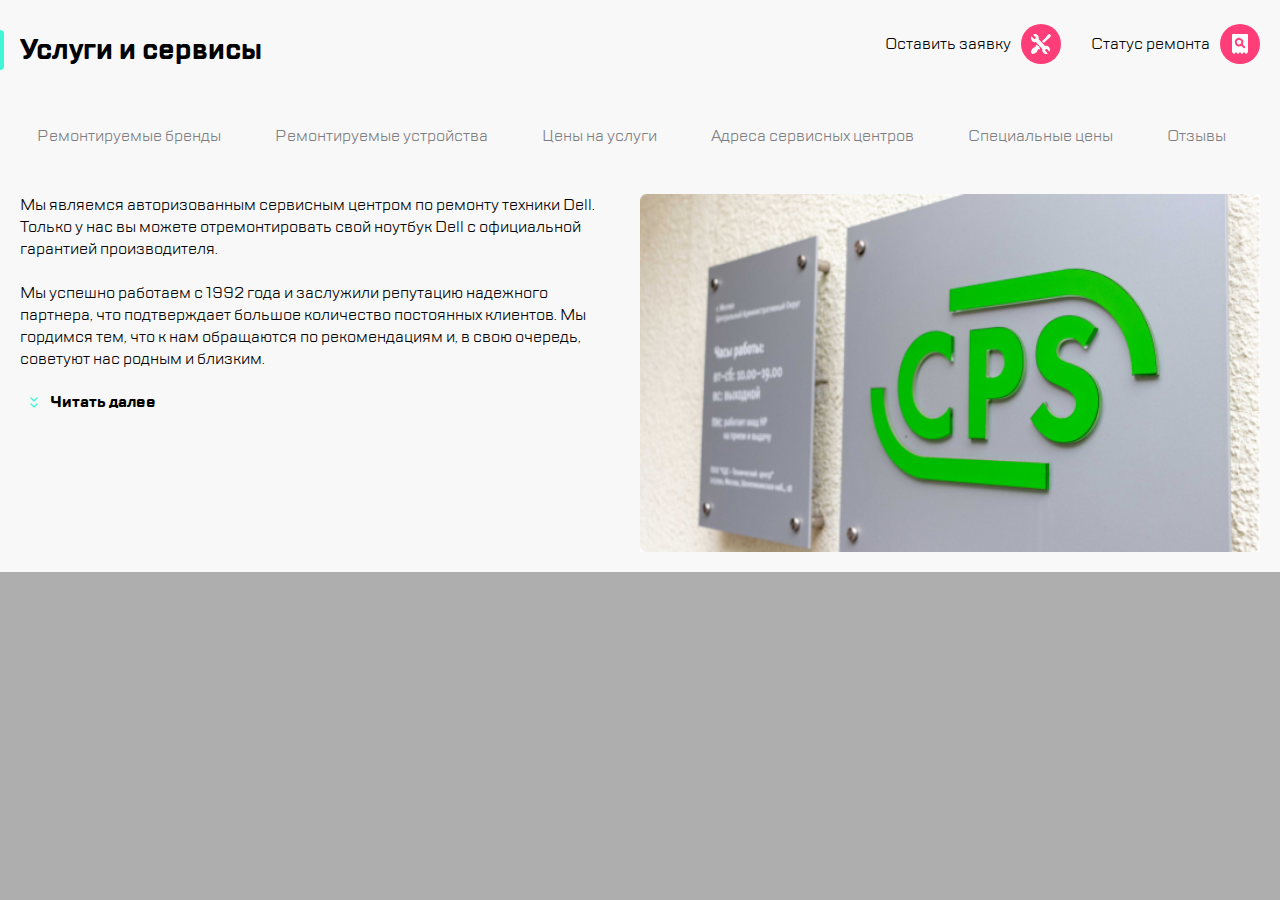
<file: index.html>
<html lang="ru">
<head>
	<meta charset="UTF-8">
	<meta name="viewport" content="width=device-width, initial-scale=1.0">
	<link rel="stylesheet" href="style.css">
	<link rel="stylesheet" type="text/css" href="fonts/stylesheet.css">
	<title>Тест</title>
</head>
<body>
	<section class="section">	
		<div class="header">	
			<div class="top-header">				
				<div class= "top-header__burger-and-company-logo">
					<div class="top-header__burger-icon-block">
						<button class="top-header__btn-burger-icon"> </button>
					</div>
					<div class="top-header__company-logo-block">
						<a href="#"><img src="img/company-logo.png" alt="логотип компании" class="top-header__company-logo"></a>
					</div>
				</div>	
				<div class="top-header__all-icons">
					<div class="top-header__icons-call-mess-prof">
						<button class="top-header__btn-icon-call"></button>
						<button  class="top-header__btn-icon-mess"></button>
						<button  class="top-header__btn-icon-profile"></button>
					</div>	
					<div class="top-header__two-icon-cont">
						<div class="top-header__new-order">
							<a href="#" class="top-header__link-name1 top-header__link-name1_hidden">Оставить заявку</a>
							<button class="top-header__new-order-button"></button>
						</div>
						<div class="top-header__check-status">
							<a href="#" class="top-header__link-name2 top-header__link-name2_hidden">Статус ремонта</a>
							<button class="top-header__check-status-button"></button>
						</div>		
					</div>	
				</div>	
			</div>	

			<h1 class="title">Услуги и сервисы</h1>					
			<nav class="menu-contaner">		
				<ul class="menu-contaner__nav-menu">	
					<li class="menu-contaner__menu-item">
						<a href="#" class="menu-contaner__menu-link">Ремонтируемые бренды</a>	
					</li>
					<li class="menu-contaner__menu-item">
						<a href="#" class="menu-contaner__menu-link">Ремонтируемые устройства</a>
					</li>
					<li class="menu-contaner__menu-item">
						<a href="#" class="menu-contaner__menu-link">Цены на услуги</a>
					</li>	
					<li class="menu-contaner__menu-item">
						<a href="#" class="menu-contaner__menu-link">Адреса сервисных центров</a>
					</li>	
					<li class="menu-contaner__menu-item">
						<a href="#" class="menu-contaner__menu-link">Специальные цены</a>
					</li>	
					<li class="menu-contaner__menu-item">
						<a href="#" class="menu-contaner__menu-link">Отзывы</a>		
					</li>	
				</ul>
			</nav>			
	  	</div>			
	  	<div class="text-contaner">
		  	<div class="text-contaner__text-and-read-more">
		  		<p class="text-contaner__welcome-text">
			  		Мы являемся авторизованным сервисным центром по ремонту техники Dell. Только у нас вы можете отремонтировать свой ноутбук Dell с официальной гарантией производителя.<br><br>
			  		Мы успешно работаем с 1992 года и заслужили репутацию надежного партнера, что подтверждает большое количество постоянных клиентов. Мы гордимся тем, что к нам обращаются по рекомендациям и, в свою очередь, советуют нас родным и близким.
			  	</p>
			  	<div class="text-contaner__read-more-contaner">
			  		<button class="text-contaner__read-more-icon-btn">Читать далее</button>			  		
			  	</div>	
			</div>			  		
			<div class="text-contaner__image-block">
			  	<img src="img/text-cont.jpg" alt="Логотип компании CPS" class="text-contaner__company-logo">	
			</div>		  						
	  	</div>	  
	</section>
</body>
</html>
</file>
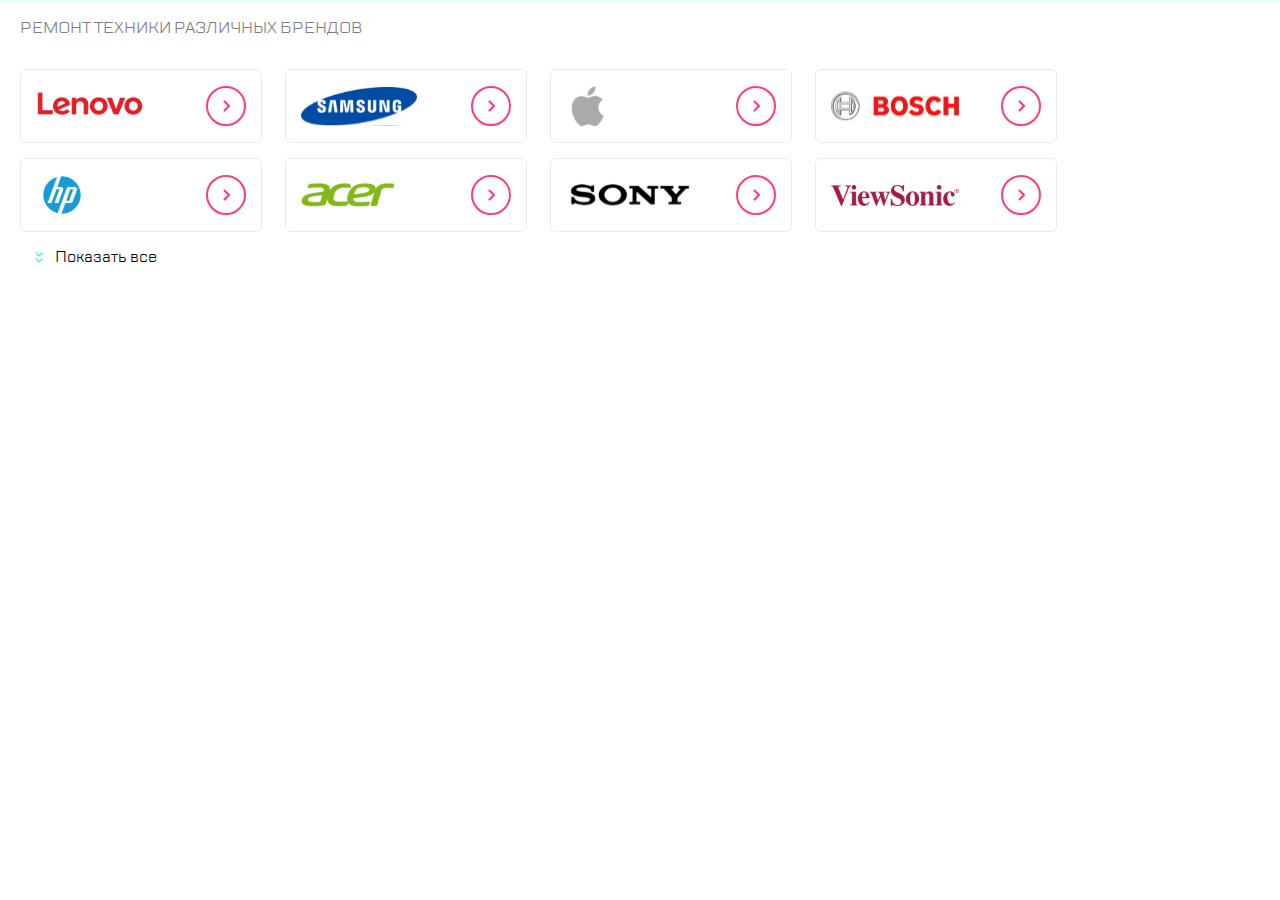
<file: slider.html>
<!DOCTYPE html>
<html lang="ru">
<head>
  <meta charset="utf-8">
  <title>свайпер</title>
  <meta name="viewport" content="width=device-width, initial-scale=1, minimum-scale=1, maximum-scale=1"> 
  <link rel="stylesheet" href="swiper-bundle.min.css"> 
  <link rel="stylesheet" type="text/css" href="fonts/stylesheet.css">
  <link rel="stylesheet" href="desckNoSlide.css" type="text/css">
</head>

<body>
  <div class="title">
     <p class="title__element">РЕМОНТ ТЕХНИКИ РАЗЛИЧНЫХ БРЕНДОВ</p>
  </div>  
  <div class="elements-wrapper">
    <div class="element">
      <div class="logo-wrapper">
        <img src="img/lenovo.svg" alt="логотип леново">
        <a href="#" class="link"><img src="img/go-arrow.svg"  alt="" class="iconArrow"></a>
      </div>  
    </div>
    <div class="element">
       <div class="logo-wrapper">
          <img src="img/samsung.svg" alt="логотип самсунг" class="swiper-slide__image">
          <a href="#" class="link"><img src="img/go-arrow.svg"  alt="" class="iconArrow"></a>
      </div>  
    </div>
    <div class="element">
       <div class="logo-wrapper">
          <img src="img/apple.svg" alt="логотип эпл">
          <a href="#" class="link"><img src="img/go-arrow.svg"  alt="" class="iconArrow"></a>
      </div>  
    </div>
    <div class="element">
       <div class="logo-wrapper">
          <img src="img/bosh.svg" alt="логотип бош">
          <a href="#" class="link"><img src="img/go-arrow.svg"  alt="" class="iconArrow"></a>
      </div>  
    </div>
    <div class="element">
       <div class="logo-wrapper">
          <img src="img/hp.svg" alt="логотив Hp">
          <a href="#" class="link"><img src="img/go-arrow.svg"  alt="" class="iconArrow"></a>
      </div>  
    </div>
    <div class="element">
       <div class="logo-wrapper">
          <img src="img/acer.svg" alt="логотив acer">
          <a href="#" class="link"><img src="img/go-arrow.svg"  alt="" class="iconArrow"></a>
      </div>  
    </div>
    <div class="element">
       <div class="logo-wrapper">
          <img src="img/sony.svg" alt="логотив сони">
          <a href="#" class="link"><img src="img/go-arrow.svg"  alt="" class="iconArrow"></a>
      </div>  
    </div>  
    <div class="element">
       <div class="logo-wrapper">
          <img src="img/viewSonic.svg" alt="логотив вьюсоник">
          <a href="#" class="link"><img src="img/go-arrow.svg"  alt="" class="iconArrow"></a>
      </div>  
    </div>  
    <div class="element">
       <div class="logo-wrapper">
          <img src="img/viewSonic.svg" alt="логотив вьюсоник">
          <a href="#" class="link"><img src="img/go-arrow.svg"  alt="" class="iconArrow"></a>
      </div>  
    </div>  
    <div class="element">
       <div class="logo-wrapper">
          <img src="img/viewSonic.svg" alt="логотив вьюсоник">
          <a href="#" class="link"><img src="img/go-arrow.svg"  alt="" class="iconArrow"></a>
      </div>  
    </div>  
    <div class="element">
       <div class="logo-wrapper">
          <img src="img/viewSonic.svg" alt="логотив вьюсоник">
          <a href="#" class="link"><img src="img/go-arrow.svg"  alt="" class="iconArrow"></a>
      </div>  
    </div>  
    <div class="button-wrapper">
      <button class="button-wrapper__button button_hide">Показать все</button>
    </div> 
    <div class="button-wrapper">
      <button class="button-wrapper__button absolute-button">Показать все</button>
    </div> 
  </div>

    
  <div class="swiper-container" id="main-id-slider">
    <div class="swiper-wrapper">
      <div class="swiper-slide">
        <div class="swiper-slide__link">
          <img src="img/lenovo.svg" alt="логотип леново">
          <a href="#" class="link"><img src="img/go-arrow.svg" class="iconArrow" alt=""></a>
        </div>  
      </div>
      <div class="swiper-slide">
         <div class="swiper-slide__link">
          <img src="img/samsung.svg" alt="логотип самсунг" class="swiper-slide__image">
          <a href="#" class="link"><img src="img/go-arrow.svg"  alt="" class="iconArrow"></a>
        </div>  
      </div>
      <div class="swiper-slide">
         <div class="swiper-slide__link">
          <img src="img/apple.svg" alt="логотип эпл">
          <a href="#" class="link"><img src="img/go-arrow.svg"  alt="" class="iconArrow"></a>
        </div>  
      </div>
      <div class="swiper-slide">
         <div class="swiper-slide__link">
          <img src="img/bosh.svg" alt="логотип бош">
          <a href="#" class="link"><img src="img/go-arrow.svg"  alt="" class="iconArrow"></a>
        </div>  
      </div>
      <div class="swiper-slide">
         <div class="swiper-slide__link">
          <img src="img/hp.svg" alt="логотив Hp">
          <a href="#" class="link"><img src="img/go-arrow.svg"  alt="" class="iconArrow"></a>
        </div>  
      </div>
      <div class="swiper-slide">
         <div class="swiper-slide__link">
          <img src="img/acer.svg" alt="логотив acer">
          <a href="#" class="link"><img src="img/go-arrow.svg"  alt="" class="iconArrow"></a>
        </div>  
      </div>
      <div class="swiper-slide">
         <div class="swiper-slide__link">
          <img src="img/sony.svg" alt="логотив сони">
          <a href="#" class="link"><img src="img/go-arrow.svg"  alt="" class="iconArrow"></a>
        </div>  
      </div>   
    </div>   
    <div class="swiper-pagination"></div>
  </div>


  <script src="js/script.js" type="text/javascript"></script>
  <!-- Swiper JS -->
  <script src="swiper-bundle.min.js"></script>

  <script>
    var swiper = new Swiper('.swiper-container', {
      slidesPerView: 1.5,
     
      spaceBetween: 30,
      grabCursor: true,
      pagination: {
        el: '.swiper-pagination',
        clickable: true,
      },
    });
  </script>  
</body>




</html>
</file>
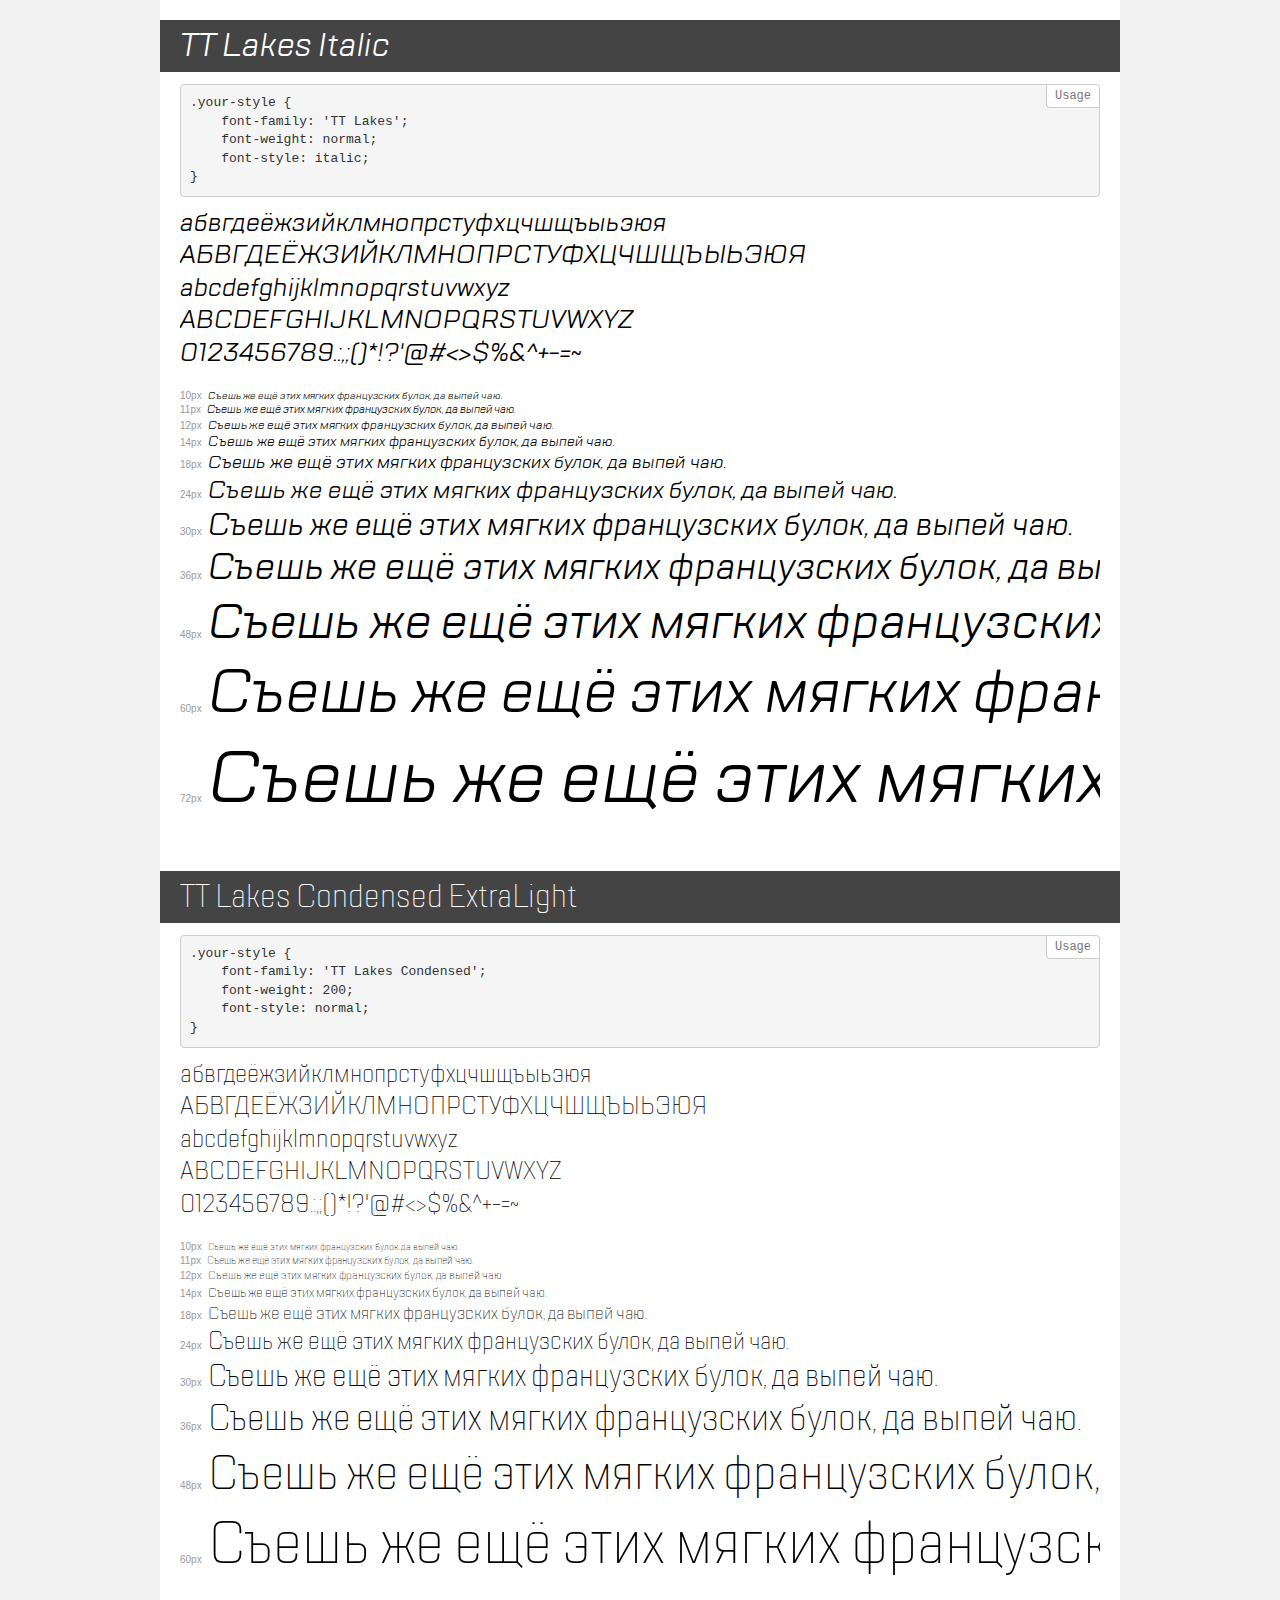
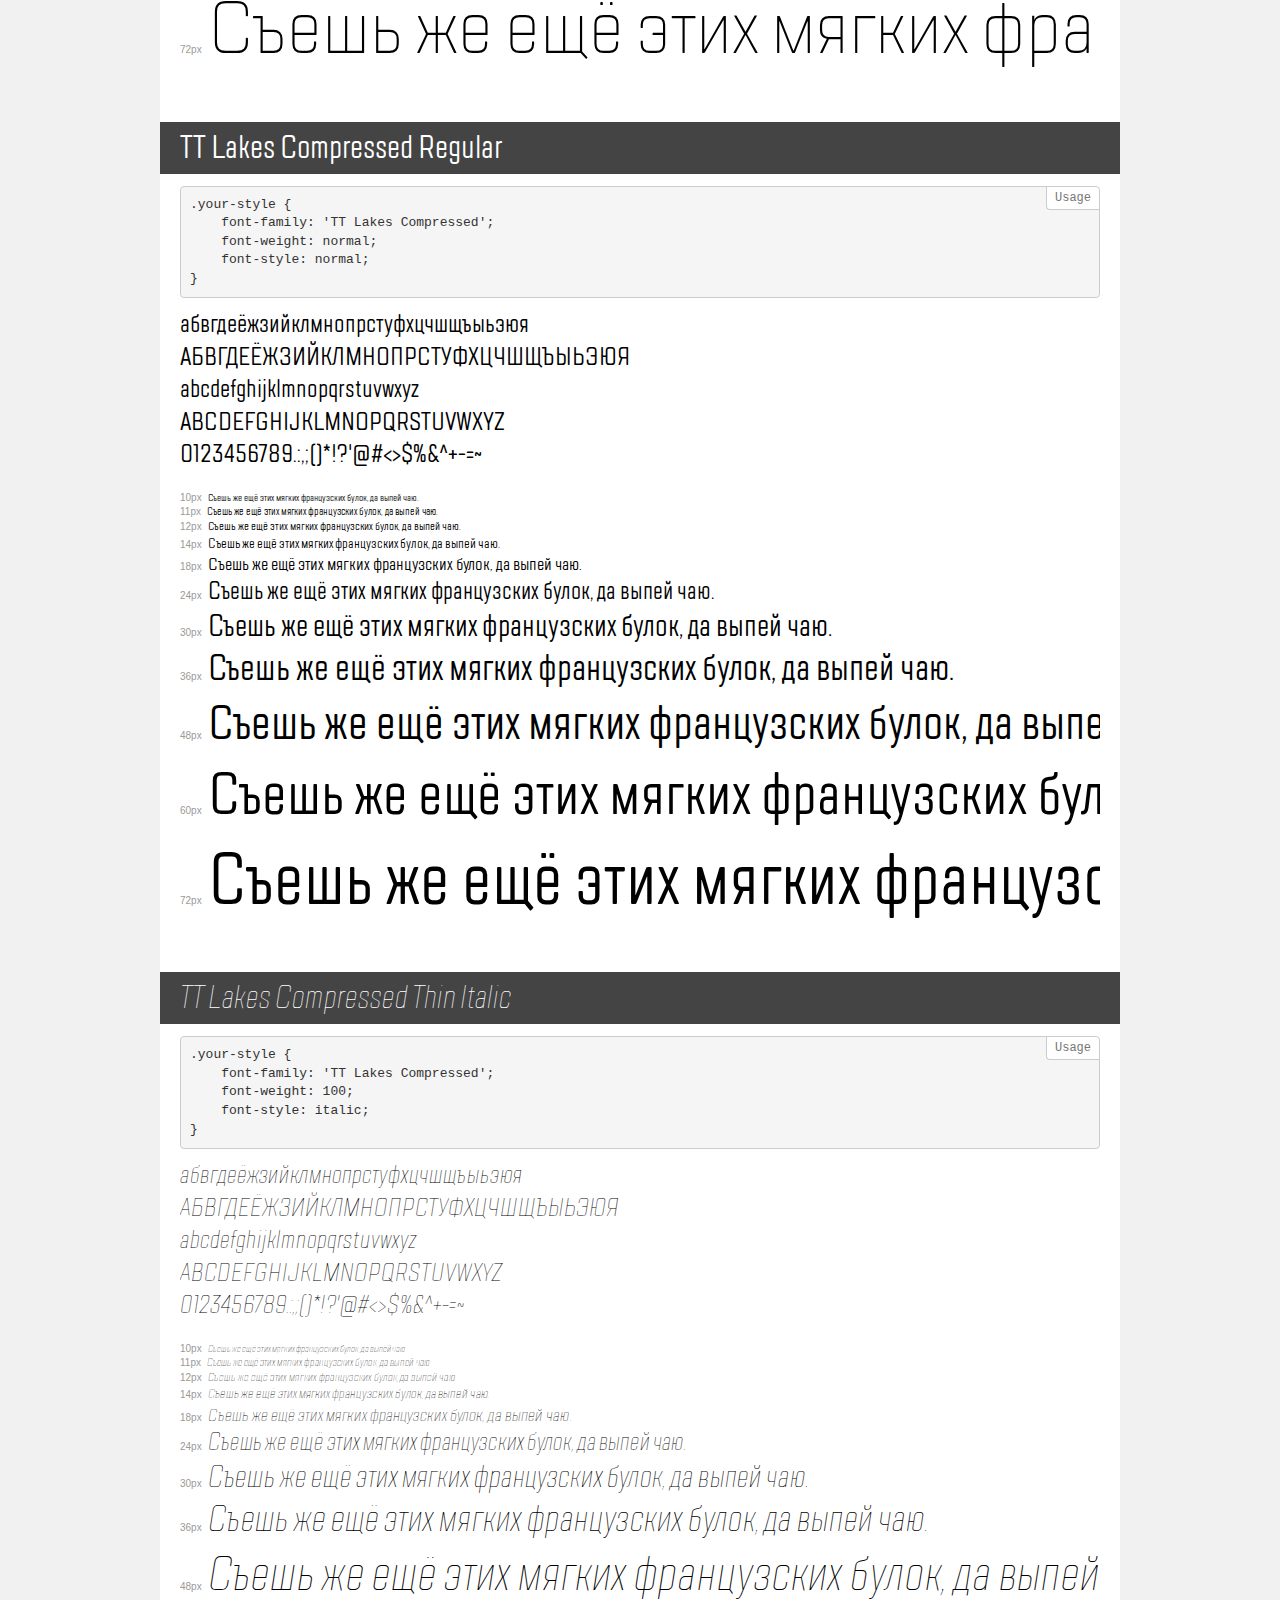
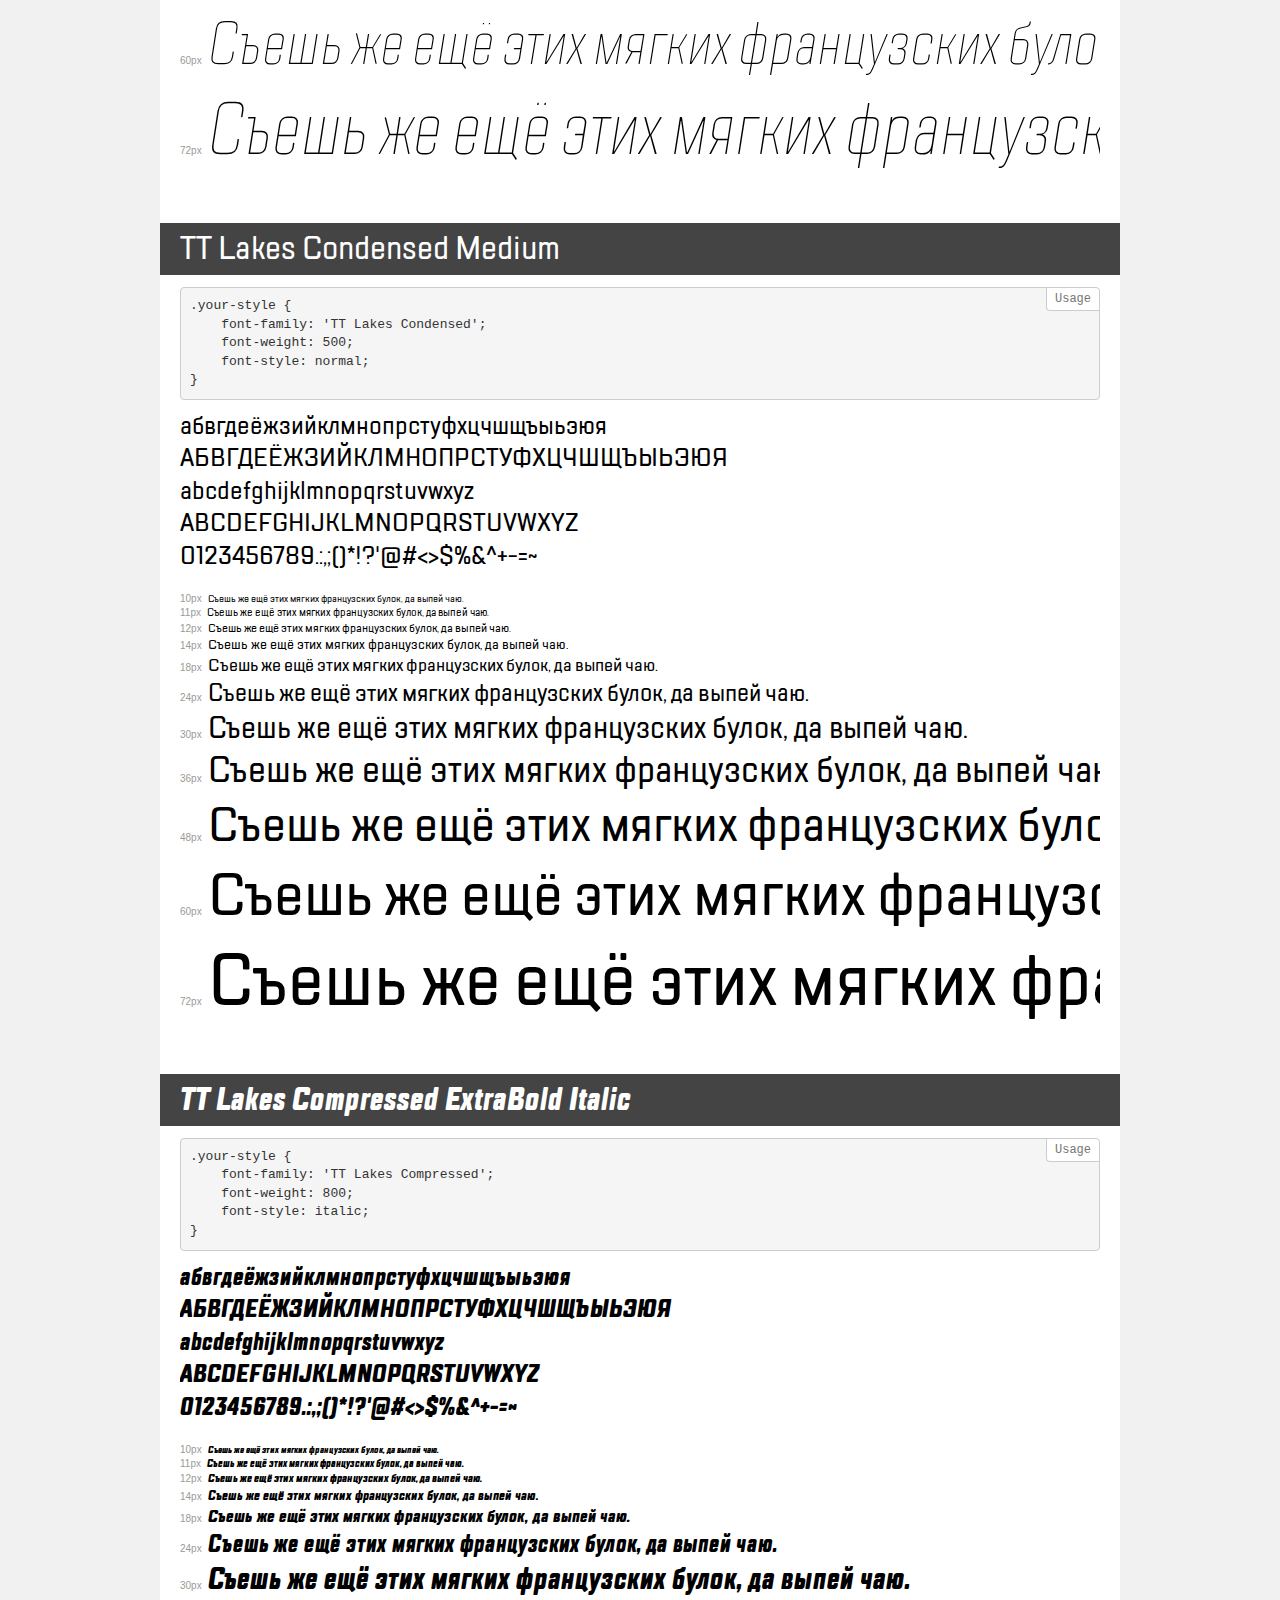
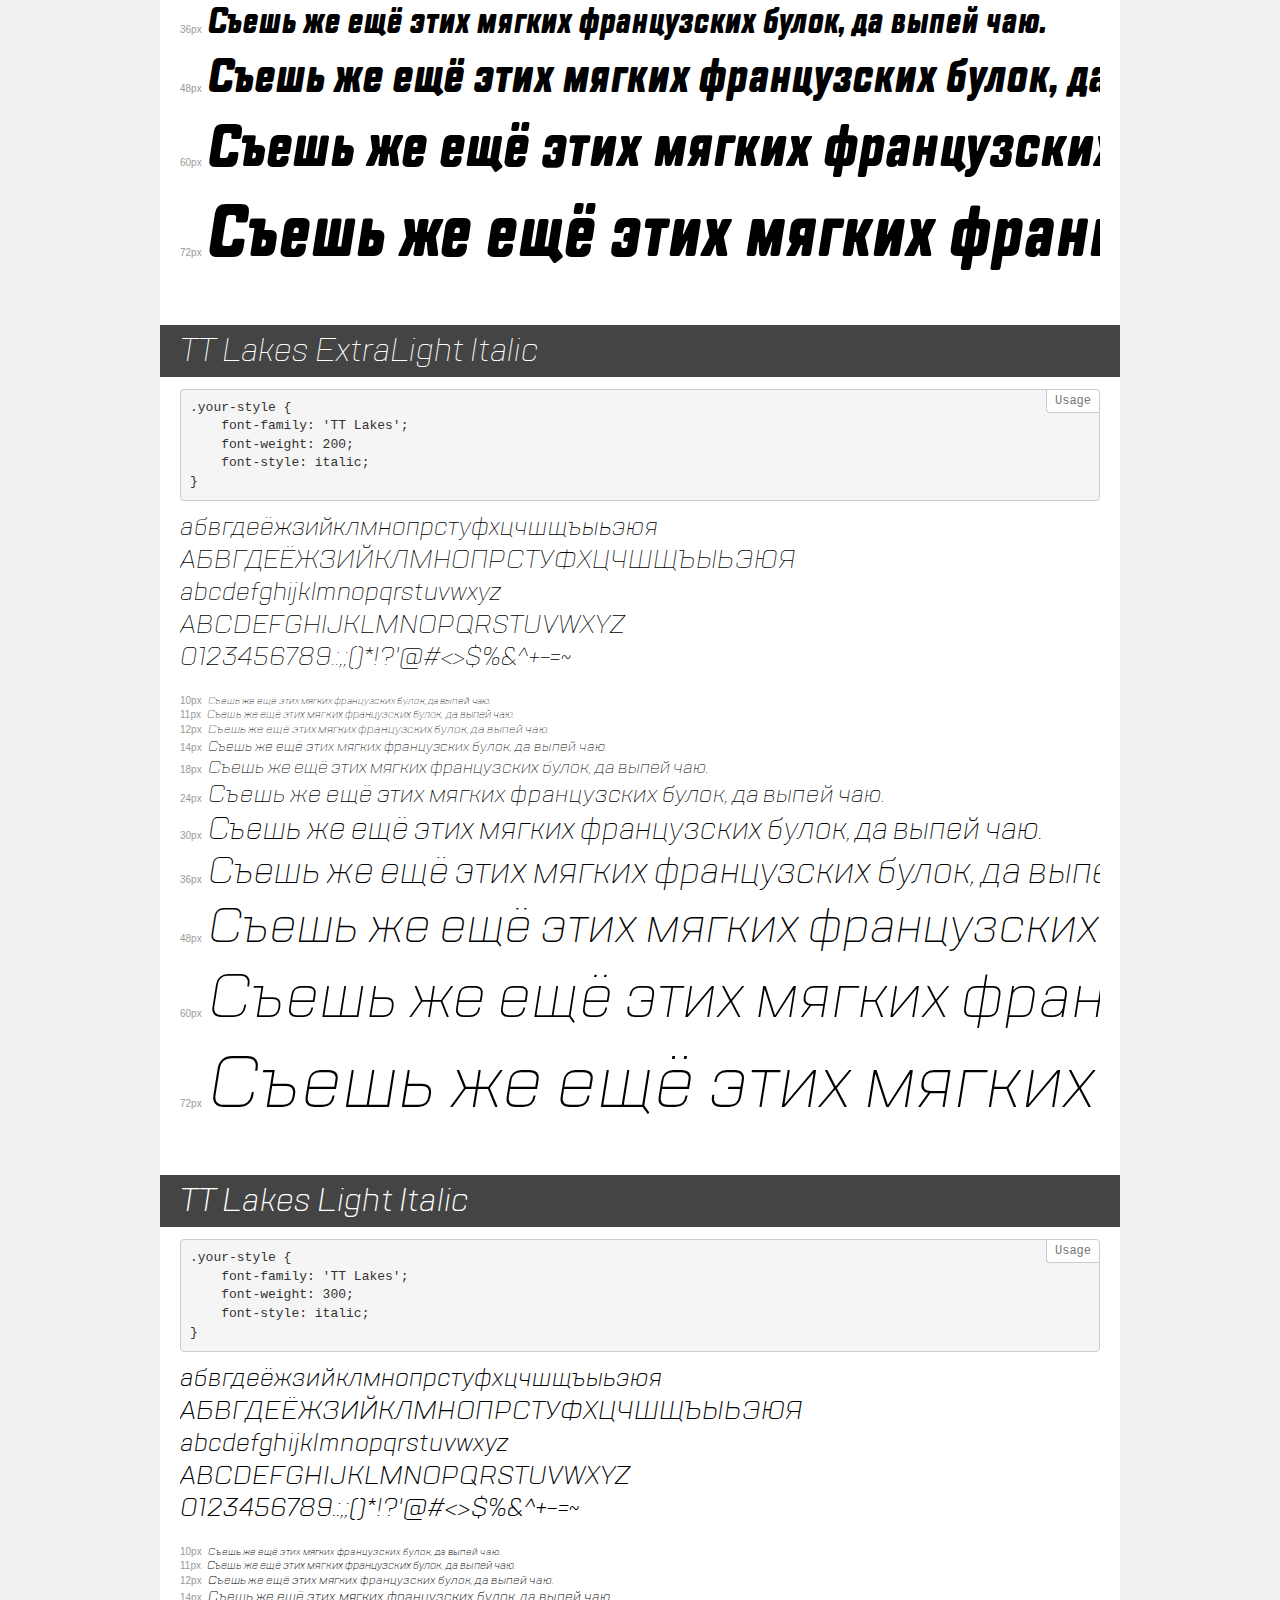
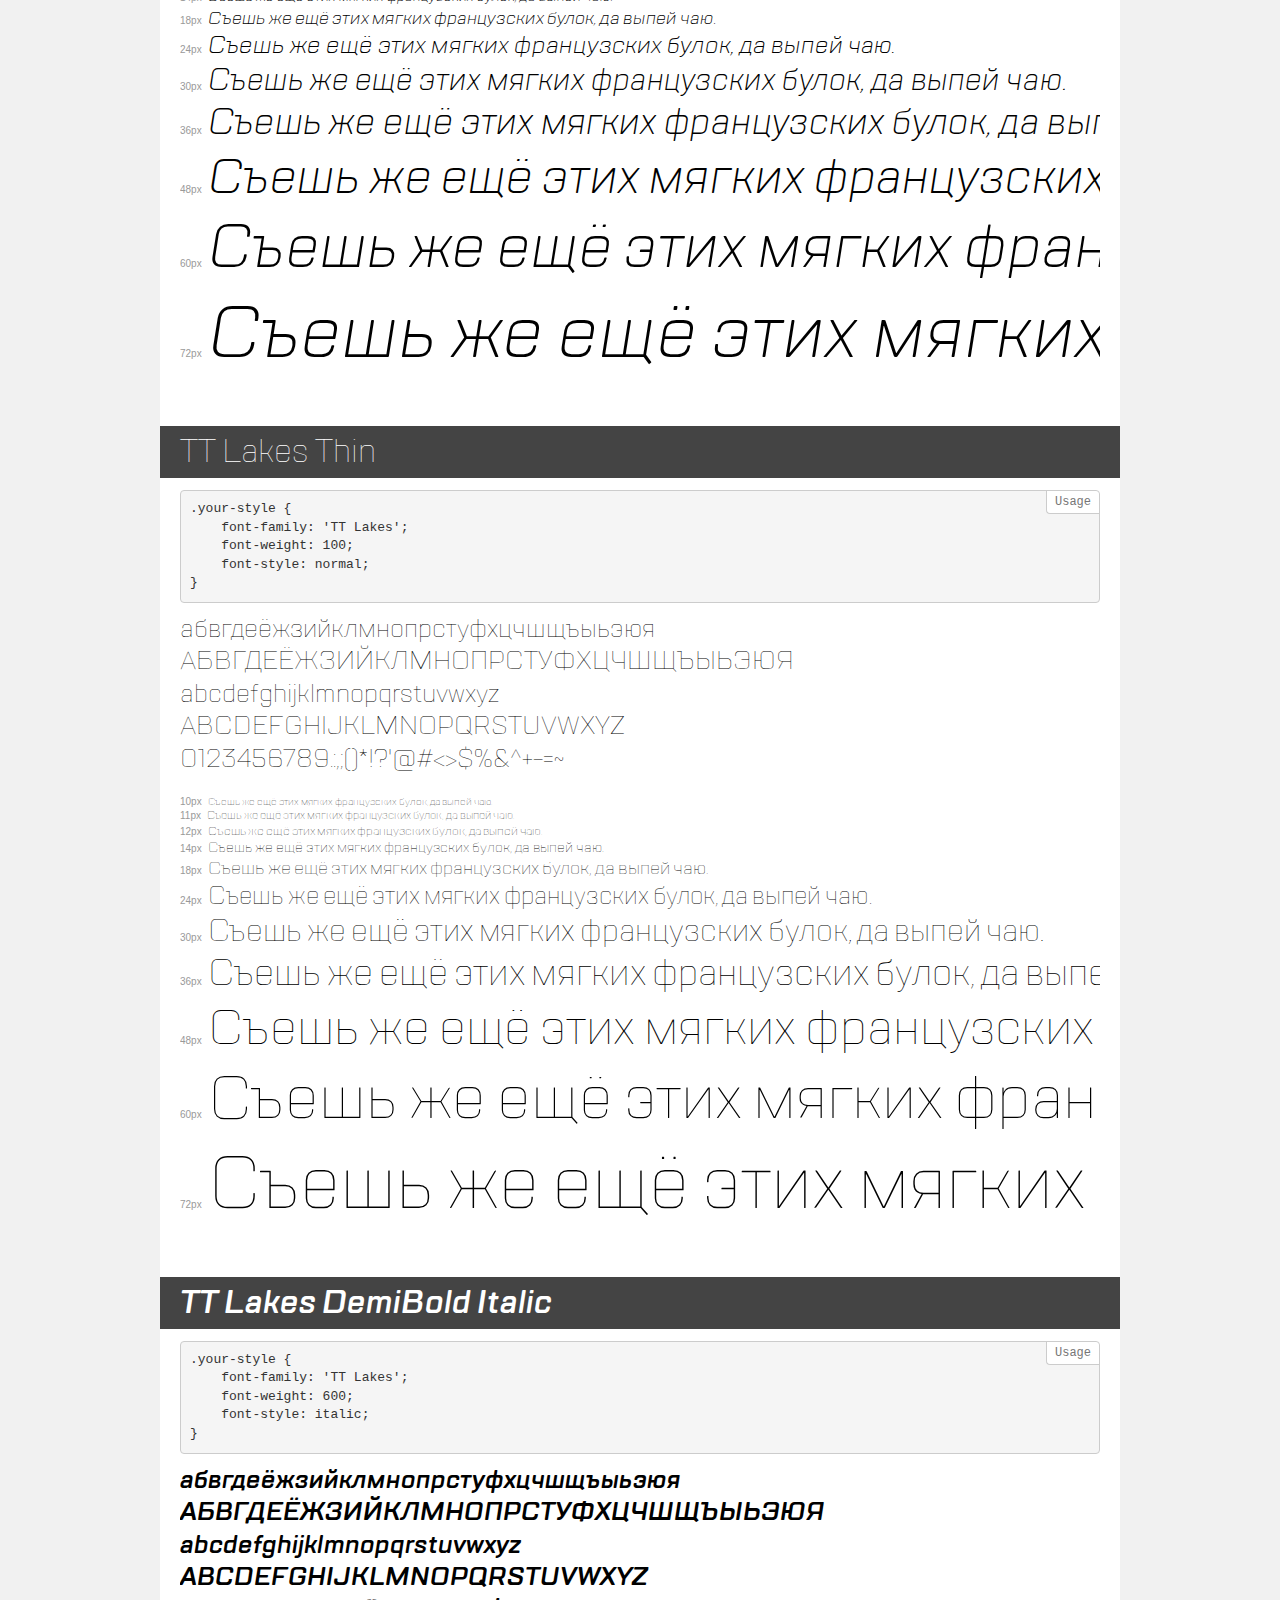
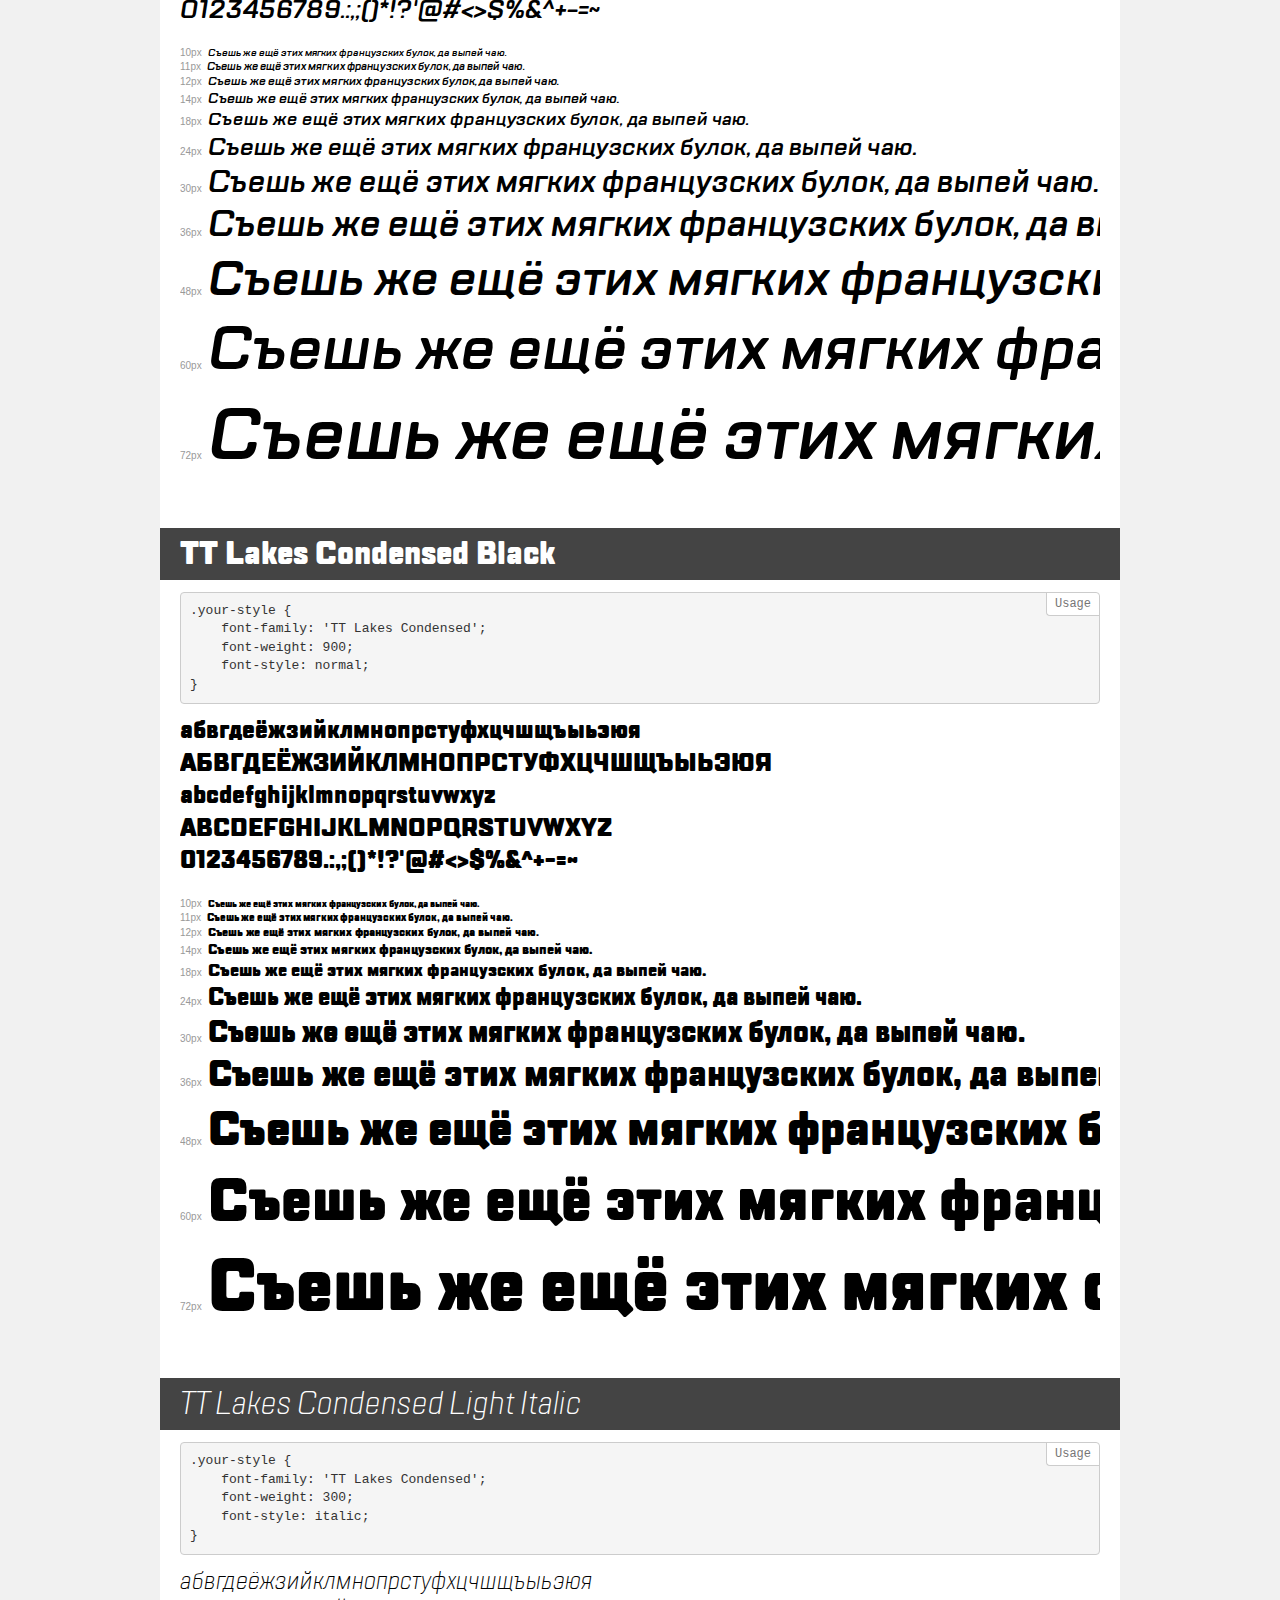
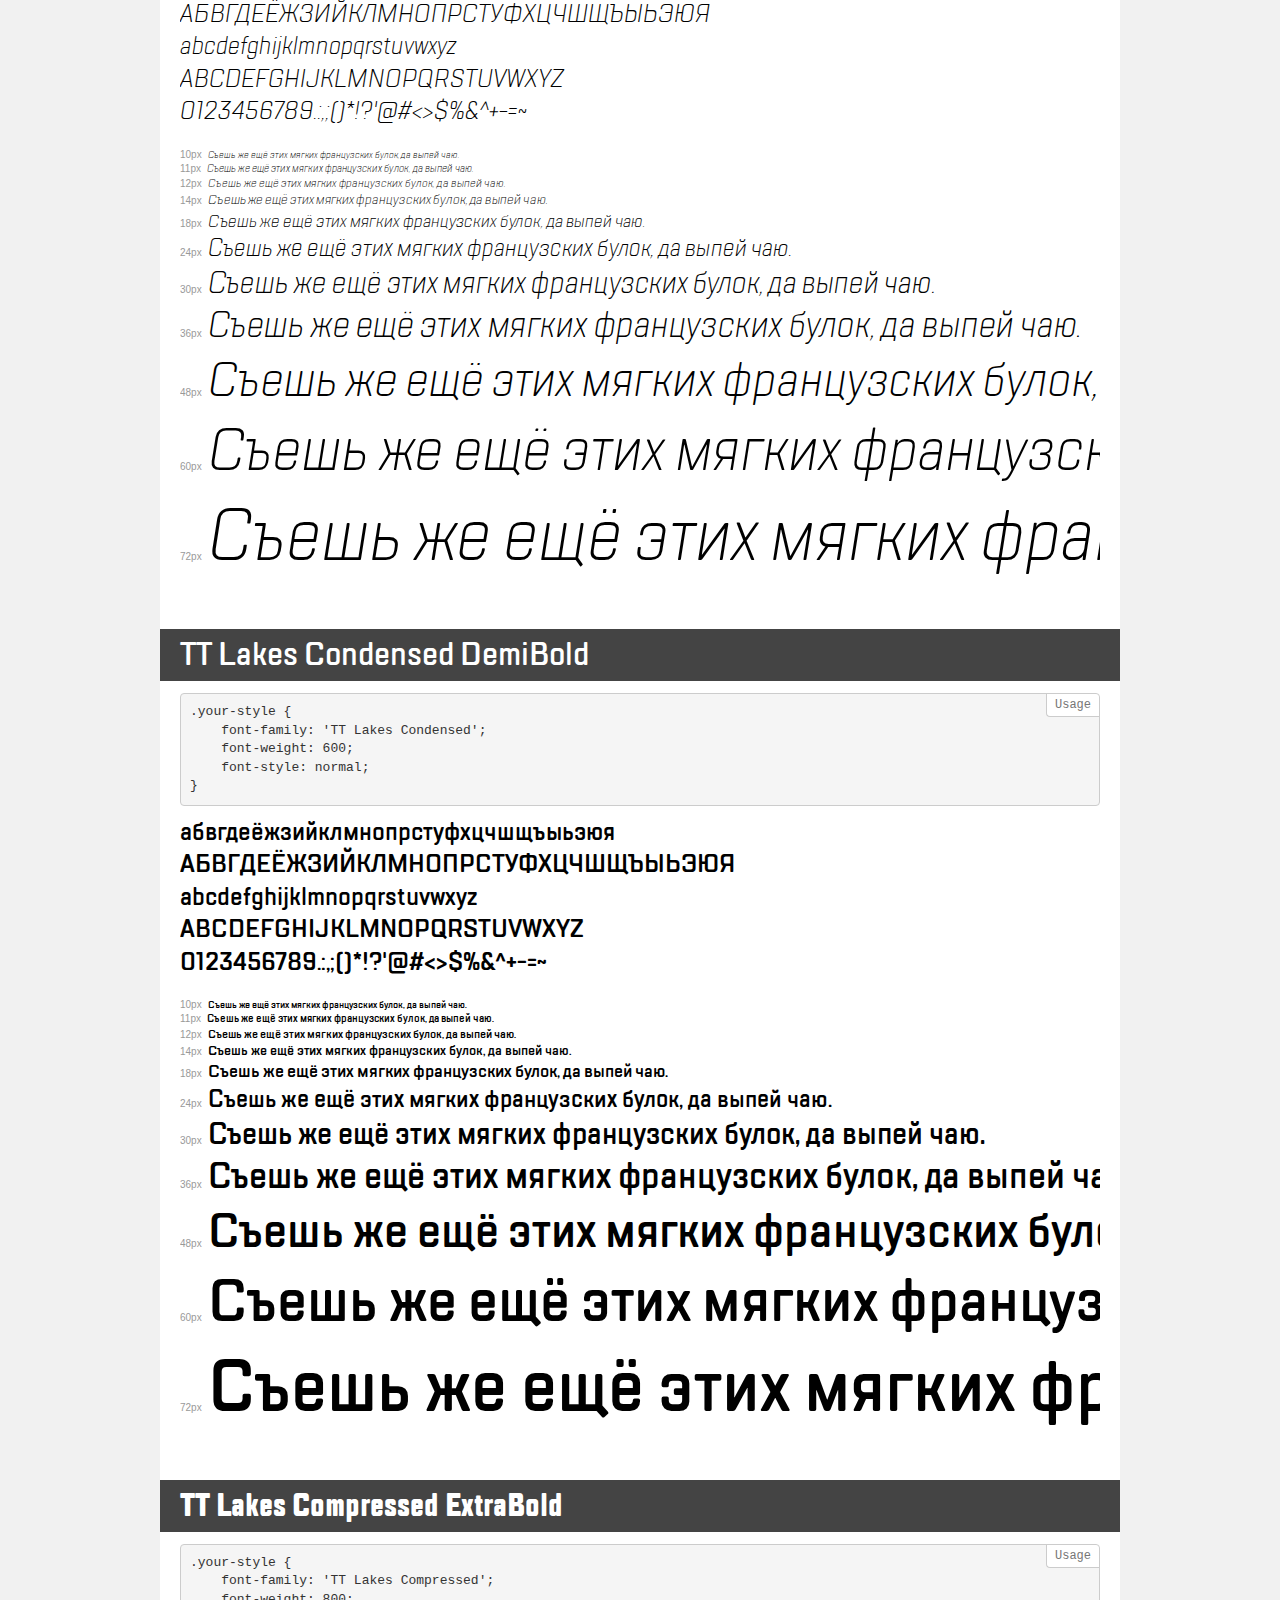
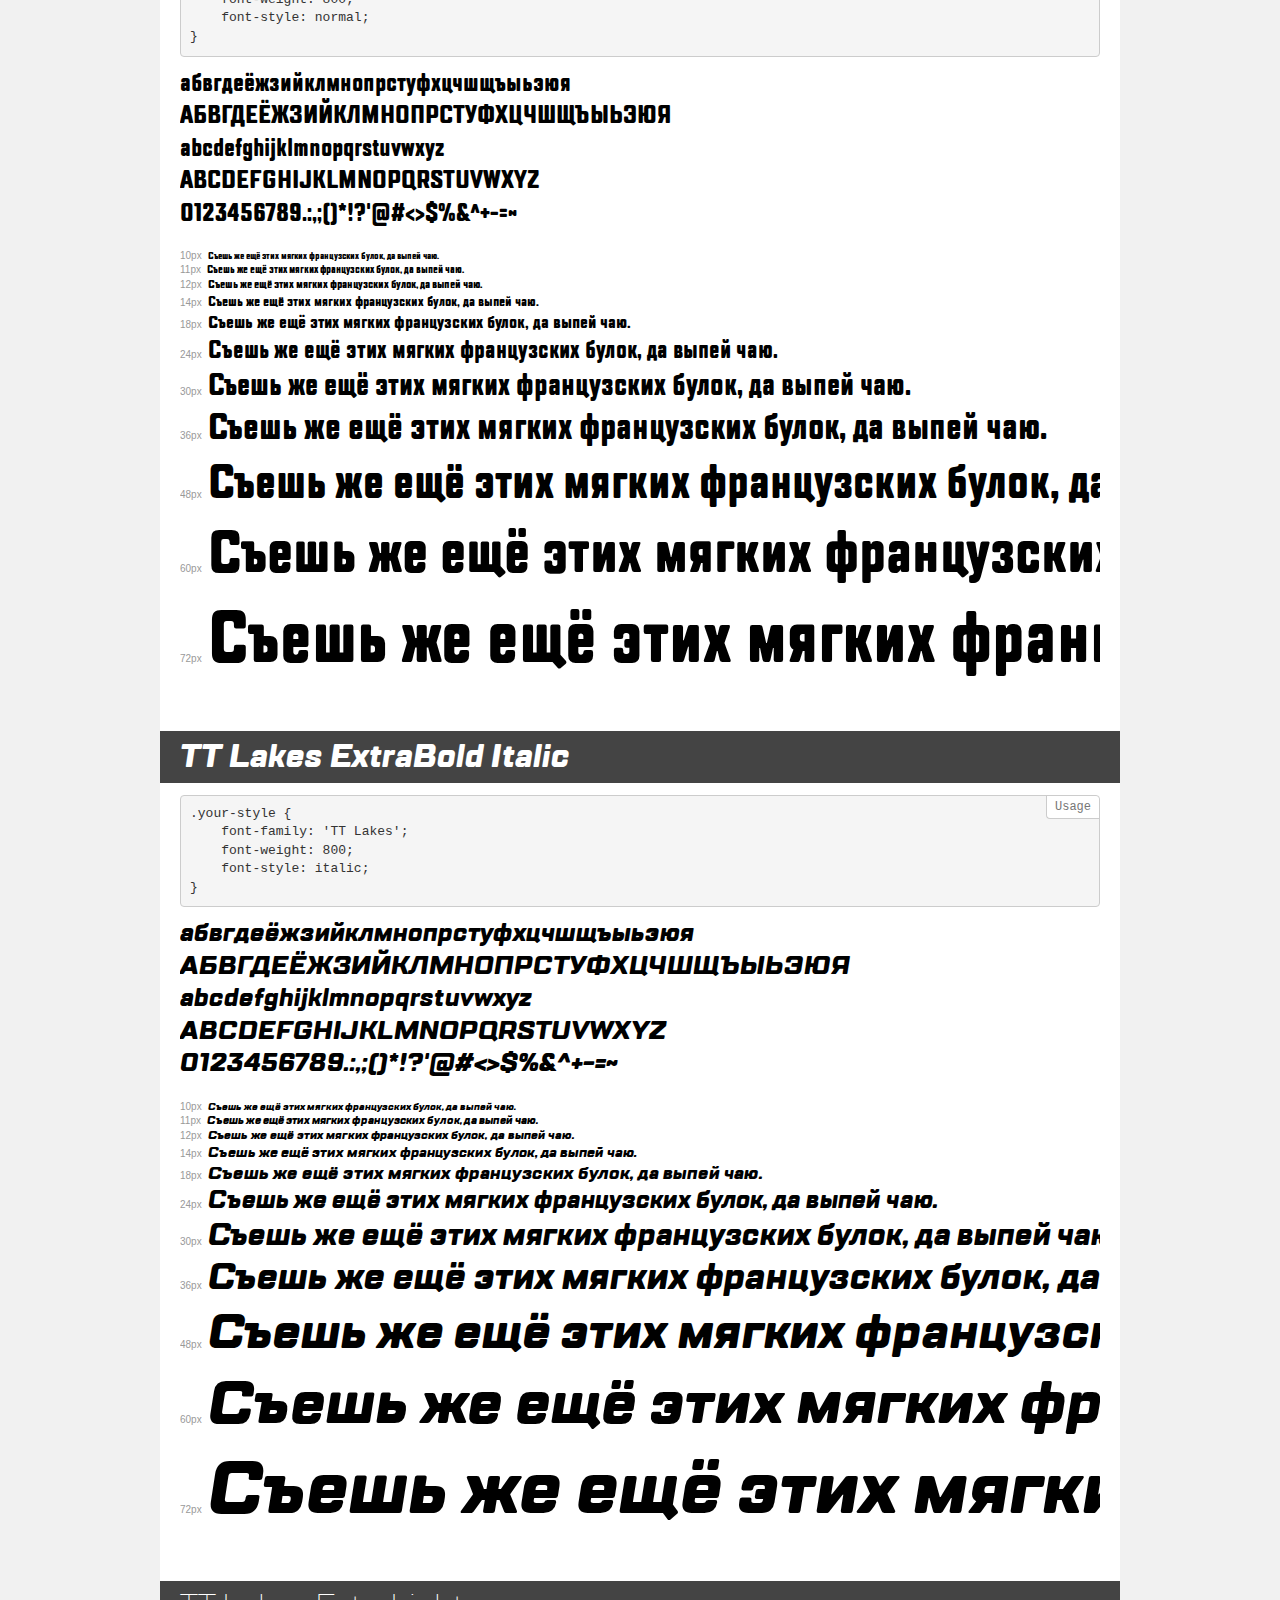
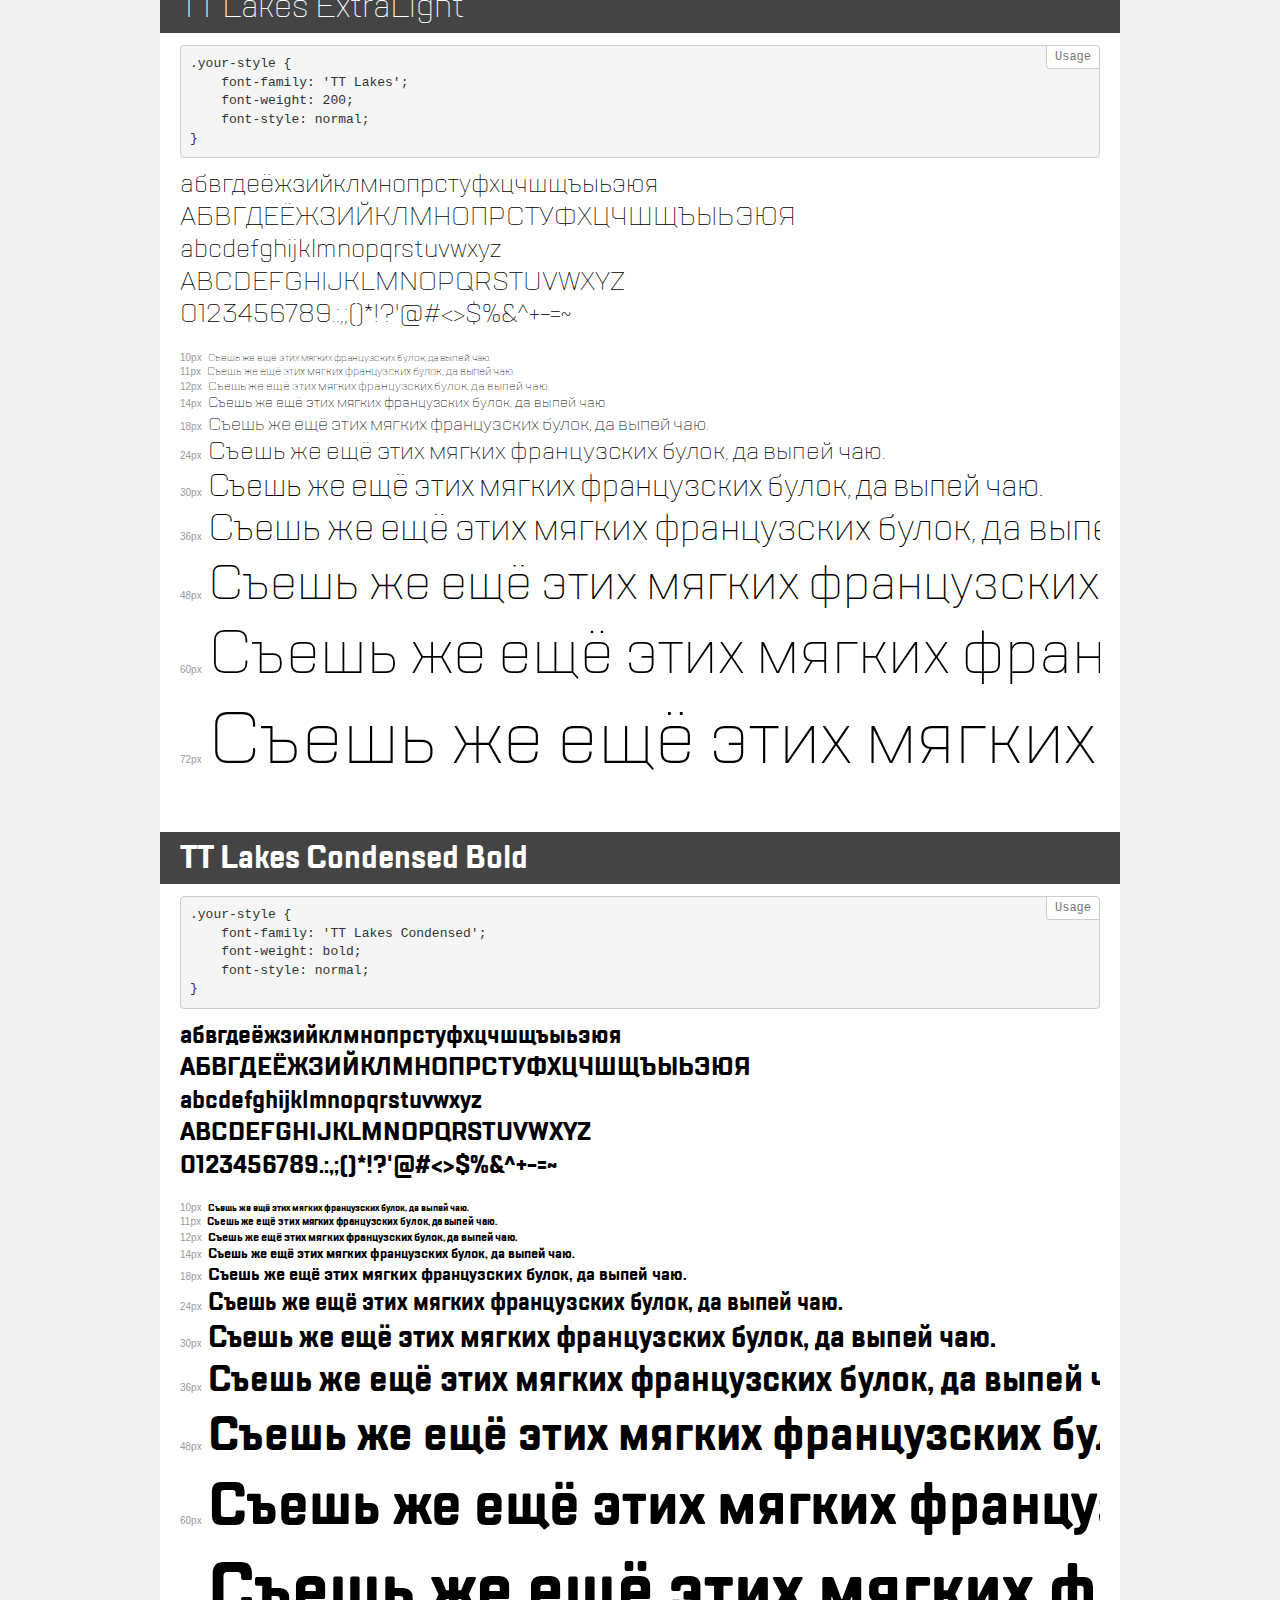
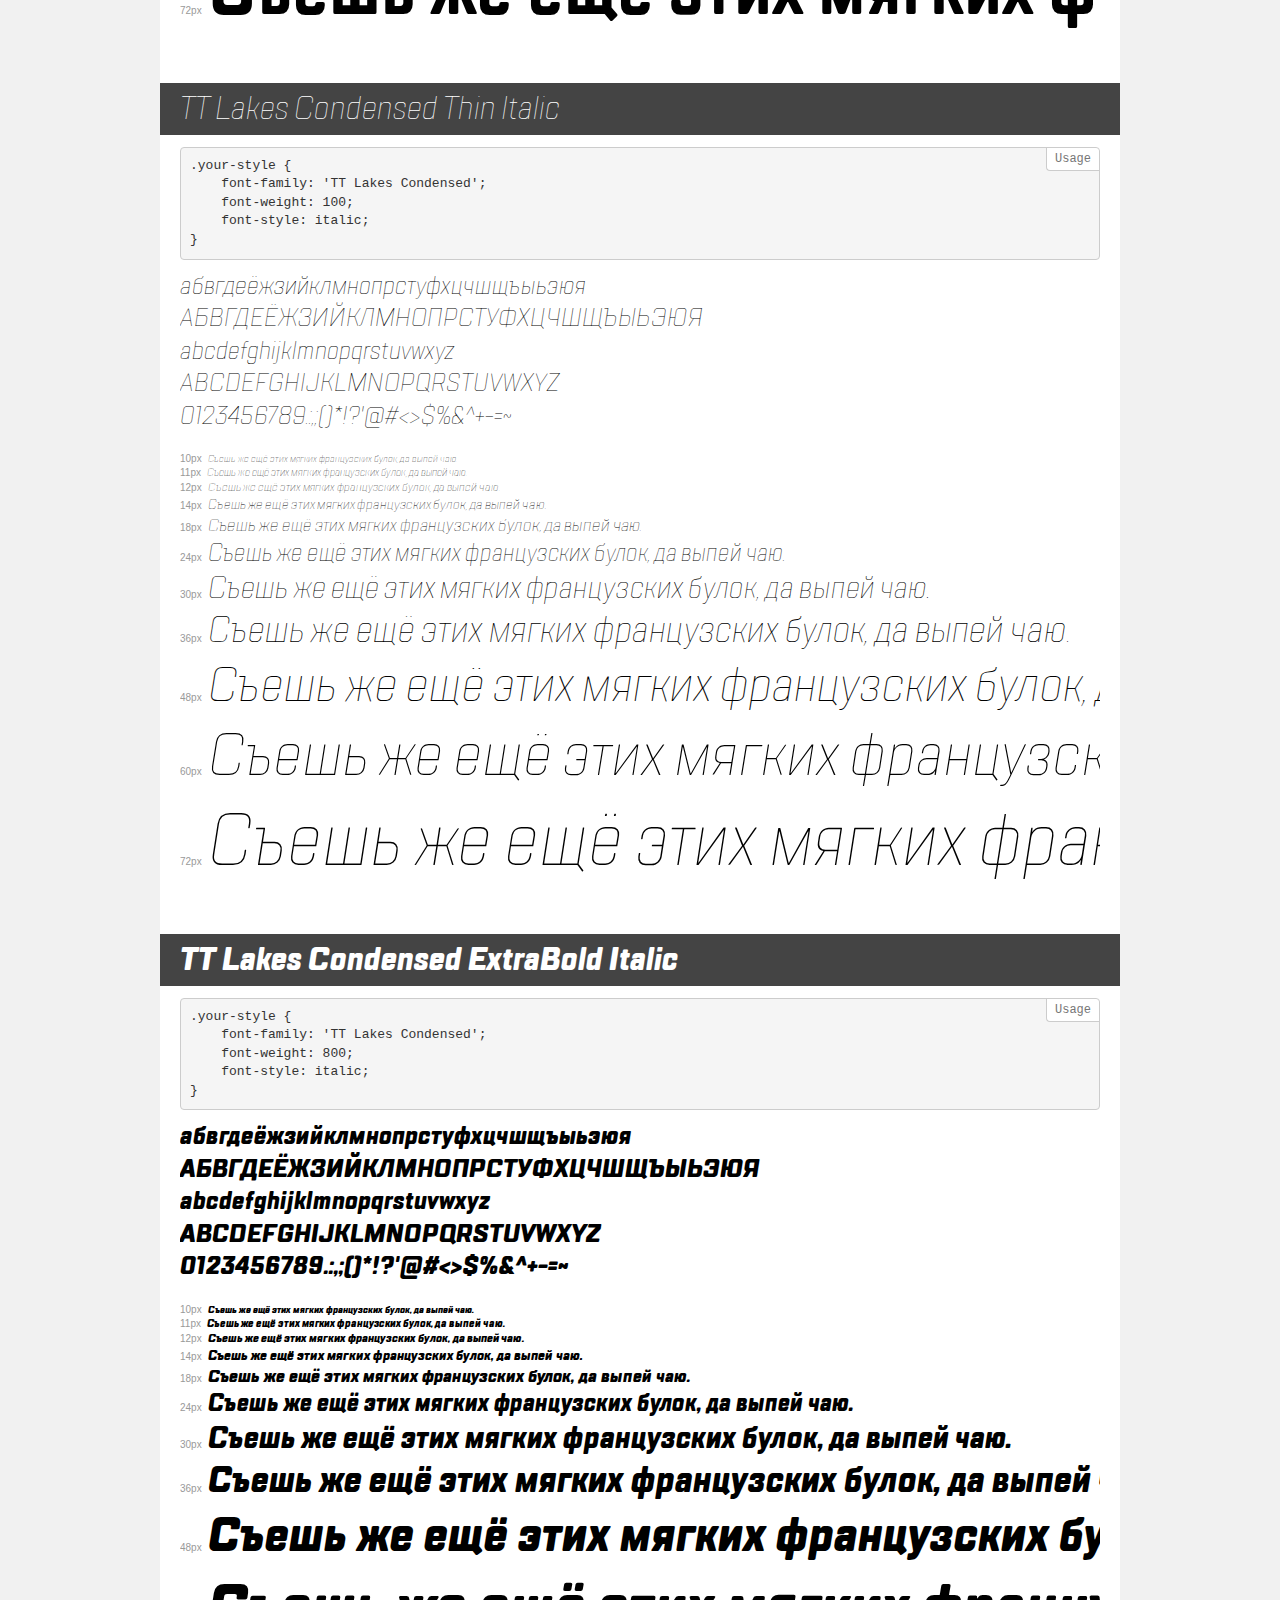
<file: fonts/demo.html>
<!DOCTYPE html>
<html>
<head>
    <meta charset="utf-8">
    <meta http-equiv="X-UA-Compatible" content="IE=edge">
    <meta name="viewport" content="width=device-width, initial-scale=1">
    <meta name="robots" content="noindex, noarchive">
    <meta name="format-detection" content="telephone=no">
    <title>Transfonter demo</title>
    <link href="stylesheet.css" rel="stylesheet">
    <style>
        /*
        http://meyerweb.com/eric/tools/css/reset/
        v2.0 | 20110126
        License: none (public domain)
        */
        html, body, div, span, applet, object, iframe,
        h1, h2, h3, h4, h5, h6, p, blockquote, pre,
        a, abbr, acronym, address, big, cite, code,
        del, dfn, em, img, ins, kbd, q, s, samp,
        small, strike, strong, sub, sup, tt, var,
        b, u, i, center,
        dl, dt, dd, ol, ul, li,
        fieldset, form, label, legend,
        table, caption, tbody, tfoot, thead, tr, th, td,
        article, aside, canvas, details, embed,
        figure, figcaption, footer, header, hgroup,
        menu, nav, output, ruby, section, summary,
        time, mark, audio, video {
            margin: 0;
            padding: 0;
            border: 0;
            font-size: 100%;
            font: inherit;
            vertical-align: baseline;
        }
        /* HTML5 display-role reset for older browsers */
        article, aside, details, figcaption, figure,
        footer, header, hgroup, menu, nav, section {
            display: block;
        }
        body {
            line-height: 1;
        }
        ol, ul {
            list-style: none;
        }
        blockquote, q {
            quotes: none;
        }
        blockquote:before, blockquote:after,
        q:before, q:after {
            content: '';
            content: none;
        }
        table {
            border-collapse: collapse;
            border-spacing: 0;
        }
        /* common styles */
        body {
            background: #f1f1f1;
            color: #000;
        }
        .page {
            background: #fff;
            width: 920px;
            margin: 0 auto;
            padding: 20px 20px 0 20px;
            overflow: hidden;
        }
        .font-container {
            overflow-x: auto;
            overflow-y: hidden;
            margin-bottom: 40px;
            line-height: 1.3;
            white-space: nowrap;
            padding-bottom: 5px;
        }
        h1 {
            position: relative;
            background: #444;
            font-size: 32px;
            color: #fff;
            padding: 10px 20px;
            margin: 0 -20px 12px -20px;
        }
        .letters {
            font-size: 25px;
            margin-bottom: 20px;
        }
        .s10:before {
            content: '10px';
        }
        .s11:before {
            content: '11px';
        }
        .s12:before {
            content: '12px';
        }
        .s14:before {
            content: '14px';
        }
        .s18:before {
            content: '18px';
        }
        .s24:before {
            content: '24px';
        }
        .s30:before {
            content: '30px';
        }
        .s36:before {
            content: '36px';
        }
        .s48:before {
            content: '48px';
        }
        .s60:before {
            content: '60px';
        }
        .s72:before {
            content: '72px';
        }
        .s10:before, .s11:before, .s12:before, .s14:before,
        .s18:before, .s24:before, .s30:before, .s36:before,
        .s48:before, .s60:before, .s72:before {
            font-family: Arial, sans-serif;
            font-size: 10px;
            font-weight: normal;
            font-style: normal;
            color: #999;
            padding-right: 6px;
        }
        pre {
            display: block;
            position: relative;
            padding: 9px;
            margin: 0 0 10px;
            font-family: Monaco, Menlo, Consolas, "Courier New", monospace !important;
            font-size: 13px;
            line-height: 1.428571429;
            color: #333;
            font-weight: normal !important;
            font-style: normal !important;
            background-color: #f5f5f5;
            border: 1px solid #ccc;
            overflow-x: auto;
            border-radius: 4px;
        }
        pre:after {
            display: block;
            position: absolute;
            right: 0;
            top: 0;
            content: 'Usage';
            line-height: 1;
            padding: 5px 8px;
            font-size: 12px;
            color: #767676;
            background-color: #fff;
            border: 1px solid #ccc;
            border-right: none;
            border-top: none;
            border-radius: 0 4px 0 4px;
            z-index: 10;
        }
        /* responsive */
        @media (max-width: 959px) {
            .page {
                width: auto;
                margin: 0;
            }
        }
    </style>
</head>
<body>
<div class="page">
    <div class="demo" style="font-family: 'TT Lakes'; font-weight: normal; font-style: italic;">
        <h1>TT Lakes Italic</h1>
        <pre>.your-style {
    font-family: 'TT Lakes';
    font-weight: normal;
    font-style: italic;
}</pre>
        <div class="font-container">
            <p class="letters">
                абвгдеёжзийклмнопрстуфхцчшщъыьэюя<br>
АБВГДЕЁЖЗИЙКЛМНОПРСТУФХЦЧШЩЪЫЬЭЮЯ<br>
abcdefghijklmnopqrstuvwxyz<br>
ABCDEFGHIJKLMNOPQRSTUVWXYZ<br>
                0123456789.:,;()*!?'@#<>$%&^+-=~
            </p>
            <p class="s10" style="font-size: 10px;">Съешь же ещё этих мягких французских булок, да выпей чаю.</p>
            <p class="s11" style="font-size: 11px;">Съешь же ещё этих мягких французских булок, да выпей чаю.</p>
            <p class="s12" style="font-size: 12px;">Съешь же ещё этих мягких французских булок, да выпей чаю.</p>
            <p class="s14" style="font-size: 14px;">Съешь же ещё этих мягких французских булок, да выпей чаю.</p>
            <p class="s18" style="font-size: 18px;">Съешь же ещё этих мягких французских булок, да выпей чаю.</p>
            <p class="s24" style="font-size: 24px;">Съешь же ещё этих мягких французских булок, да выпей чаю.</p>
            <p class="s30" style="font-size: 30px;">Съешь же ещё этих мягких французских булок, да выпей чаю.</p>
            <p class="s36" style="font-size: 36px;">Съешь же ещё этих мягких французских булок, да выпей чаю.</p>
            <p class="s48" style="font-size: 48px;">Съешь же ещё этих мягких французских булок, да выпей чаю.</p>
            <p class="s60" style="font-size: 60px;">Съешь же ещё этих мягких французских булок, да выпей чаю.</p>
            <p class="s72" style="font-size: 72px;">Съешь же ещё этих мягких французских булок, да выпей чаю.</p>
        </div>
    </div>
    <div class="demo" style="font-family: 'TT Lakes Condensed'; font-weight: 200; font-style: normal;">
        <h1>TT Lakes Condensed ExtraLight</h1>
        <pre>.your-style {
    font-family: 'TT Lakes Condensed';
    font-weight: 200;
    font-style: normal;
}</pre>
        <div class="font-container">
            <p class="letters">
                абвгдеёжзийклмнопрстуфхцчшщъыьэюя<br>
АБВГДЕЁЖЗИЙКЛМНОПРСТУФХЦЧШЩЪЫЬЭЮЯ<br>
abcdefghijklmnopqrstuvwxyz<br>
ABCDEFGHIJKLMNOPQRSTUVWXYZ<br>
                0123456789.:,;()*!?'@#<>$%&^+-=~
            </p>
            <p class="s10" style="font-size: 10px;">Съешь же ещё этих мягких французских булок, да выпей чаю.</p>
            <p class="s11" style="font-size: 11px;">Съешь же ещё этих мягких французских булок, да выпей чаю.</p>
            <p class="s12" style="font-size: 12px;">Съешь же ещё этих мягких французских булок, да выпей чаю.</p>
            <p class="s14" style="font-size: 14px;">Съешь же ещё этих мягких французских булок, да выпей чаю.</p>
            <p class="s18" style="font-size: 18px;">Съешь же ещё этих мягких французских булок, да выпей чаю.</p>
            <p class="s24" style="font-size: 24px;">Съешь же ещё этих мягких французских булок, да выпей чаю.</p>
            <p class="s30" style="font-size: 30px;">Съешь же ещё этих мягких французских булок, да выпей чаю.</p>
            <p class="s36" style="font-size: 36px;">Съешь же ещё этих мягких французских булок, да выпей чаю.</p>
            <p class="s48" style="font-size: 48px;">Съешь же ещё этих мягких французских булок, да выпей чаю.</p>
            <p class="s60" style="font-size: 60px;">Съешь же ещё этих мягких французских булок, да выпей чаю.</p>
            <p class="s72" style="font-size: 72px;">Съешь же ещё этих мягких французских булок, да выпей чаю.</p>
        </div>
    </div>
    <div class="demo" style="font-family: 'TT Lakes Compressed'; font-weight: normal; font-style: normal;">
        <h1>TT Lakes Compressed Regular</h1>
        <pre>.your-style {
    font-family: 'TT Lakes Compressed';
    font-weight: normal;
    font-style: normal;
}</pre>
        <div class="font-container">
            <p class="letters">
                абвгдеёжзийклмнопрстуфхцчшщъыьэюя<br>
АБВГДЕЁЖЗИЙКЛМНОПРСТУФХЦЧШЩЪЫЬЭЮЯ<br>
abcdefghijklmnopqrstuvwxyz<br>
ABCDEFGHIJKLMNOPQRSTUVWXYZ<br>
                0123456789.:,;()*!?'@#<>$%&^+-=~
            </p>
            <p class="s10" style="font-size: 10px;">Съешь же ещё этих мягких французских булок, да выпей чаю.</p>
            <p class="s11" style="font-size: 11px;">Съешь же ещё этих мягких французских булок, да выпей чаю.</p>
            <p class="s12" style="font-size: 12px;">Съешь же ещё этих мягких французских булок, да выпей чаю.</p>
            <p class="s14" style="font-size: 14px;">Съешь же ещё этих мягких французских булок, да выпей чаю.</p>
            <p class="s18" style="font-size: 18px;">Съешь же ещё этих мягких французских булок, да выпей чаю.</p>
            <p class="s24" style="font-size: 24px;">Съешь же ещё этих мягких французских булок, да выпей чаю.</p>
            <p class="s30" style="font-size: 30px;">Съешь же ещё этих мягких французских булок, да выпей чаю.</p>
            <p class="s36" style="font-size: 36px;">Съешь же ещё этих мягких французских булок, да выпей чаю.</p>
            <p class="s48" style="font-size: 48px;">Съешь же ещё этих мягких французских булок, да выпей чаю.</p>
            <p class="s60" style="font-size: 60px;">Съешь же ещё этих мягких французских булок, да выпей чаю.</p>
            <p class="s72" style="font-size: 72px;">Съешь же ещё этих мягких французских булок, да выпей чаю.</p>
        </div>
    </div>
    <div class="demo" style="font-family: 'TT Lakes Compressed'; font-weight: 100; font-style: italic;">
        <h1>TT Lakes Compressed Thin Italic</h1>
        <pre>.your-style {
    font-family: 'TT Lakes Compressed';
    font-weight: 100;
    font-style: italic;
}</pre>
        <div class="font-container">
            <p class="letters">
                абвгдеёжзийклмнопрстуфхцчшщъыьэюя<br>
АБВГДЕЁЖЗИЙКЛМНОПРСТУФХЦЧШЩЪЫЬЭЮЯ<br>
abcdefghijklmnopqrstuvwxyz<br>
ABCDEFGHIJKLMNOPQRSTUVWXYZ<br>
                0123456789.:,;()*!?'@#<>$%&^+-=~
            </p>
            <p class="s10" style="font-size: 10px;">Съешь же ещё этих мягких французских булок, да выпей чаю.</p>
            <p class="s11" style="font-size: 11px;">Съешь же ещё этих мягких французских булок, да выпей чаю.</p>
            <p class="s12" style="font-size: 12px;">Съешь же ещё этих мягких французских булок, да выпей чаю.</p>
            <p class="s14" style="font-size: 14px;">Съешь же ещё этих мягких французских булок, да выпей чаю.</p>
            <p class="s18" style="font-size: 18px;">Съешь же ещё этих мягких французских булок, да выпей чаю.</p>
            <p class="s24" style="font-size: 24px;">Съешь же ещё этих мягких французских булок, да выпей чаю.</p>
            <p class="s30" style="font-size: 30px;">Съешь же ещё этих мягких французских булок, да выпей чаю.</p>
            <p class="s36" style="font-size: 36px;">Съешь же ещё этих мягких французских булок, да выпей чаю.</p>
            <p class="s48" style="font-size: 48px;">Съешь же ещё этих мягких французских булок, да выпей чаю.</p>
            <p class="s60" style="font-size: 60px;">Съешь же ещё этих мягких французских булок, да выпей чаю.</p>
            <p class="s72" style="font-size: 72px;">Съешь же ещё этих мягких французских булок, да выпей чаю.</p>
        </div>
    </div>
    <div class="demo" style="font-family: 'TT Lakes Condensed'; font-weight: 500; font-style: normal;">
        <h1>TT Lakes Condensed Medium</h1>
        <pre>.your-style {
    font-family: 'TT Lakes Condensed';
    font-weight: 500;
    font-style: normal;
}</pre>
        <div class="font-container">
            <p class="letters">
                абвгдеёжзийклмнопрстуфхцчшщъыьэюя<br>
АБВГДЕЁЖЗИЙКЛМНОПРСТУФХЦЧШЩЪЫЬЭЮЯ<br>
abcdefghijklmnopqrstuvwxyz<br>
ABCDEFGHIJKLMNOPQRSTUVWXYZ<br>
                0123456789.:,;()*!?'@#<>$%&^+-=~
            </p>
            <p class="s10" style="font-size: 10px;">Съешь же ещё этих мягких французских булок, да выпей чаю.</p>
            <p class="s11" style="font-size: 11px;">Съешь же ещё этих мягких французских булок, да выпей чаю.</p>
            <p class="s12" style="font-size: 12px;">Съешь же ещё этих мягких французских булок, да выпей чаю.</p>
            <p class="s14" style="font-size: 14px;">Съешь же ещё этих мягких французских булок, да выпей чаю.</p>
            <p class="s18" style="font-size: 18px;">Съешь же ещё этих мягких французских булок, да выпей чаю.</p>
            <p class="s24" style="font-size: 24px;">Съешь же ещё этих мягких французских булок, да выпей чаю.</p>
            <p class="s30" style="font-size: 30px;">Съешь же ещё этих мягких французских булок, да выпей чаю.</p>
            <p class="s36" style="font-size: 36px;">Съешь же ещё этих мягких французских булок, да выпей чаю.</p>
            <p class="s48" style="font-size: 48px;">Съешь же ещё этих мягких французских булок, да выпей чаю.</p>
            <p class="s60" style="font-size: 60px;">Съешь же ещё этих мягких французских булок, да выпей чаю.</p>
            <p class="s72" style="font-size: 72px;">Съешь же ещё этих мягких французских булок, да выпей чаю.</p>
        </div>
    </div>
    <div class="demo" style="font-family: 'TT Lakes Compressed'; font-weight: 800; font-style: italic;">
        <h1>TT Lakes Compressed ExtraBold Italic</h1>
        <pre>.your-style {
    font-family: 'TT Lakes Compressed';
    font-weight: 800;
    font-style: italic;
}</pre>
        <div class="font-container">
            <p class="letters">
                абвгдеёжзийклмнопрстуфхцчшщъыьэюя<br>
АБВГДЕЁЖЗИЙКЛМНОПРСТУФХЦЧШЩЪЫЬЭЮЯ<br>
abcdefghijklmnopqrstuvwxyz<br>
ABCDEFGHIJKLMNOPQRSTUVWXYZ<br>
                0123456789.:,;()*!?'@#<>$%&^+-=~
            </p>
            <p class="s10" style="font-size: 10px;">Съешь же ещё этих мягких французских булок, да выпей чаю.</p>
            <p class="s11" style="font-size: 11px;">Съешь же ещё этих мягких французских булок, да выпей чаю.</p>
            <p class="s12" style="font-size: 12px;">Съешь же ещё этих мягких французских булок, да выпей чаю.</p>
            <p class="s14" style="font-size: 14px;">Съешь же ещё этих мягких французских булок, да выпей чаю.</p>
            <p class="s18" style="font-size: 18px;">Съешь же ещё этих мягких французских булок, да выпей чаю.</p>
            <p class="s24" style="font-size: 24px;">Съешь же ещё этих мягких французских булок, да выпей чаю.</p>
            <p class="s30" style="font-size: 30px;">Съешь же ещё этих мягких французских булок, да выпей чаю.</p>
            <p class="s36" style="font-size: 36px;">Съешь же ещё этих мягких французских булок, да выпей чаю.</p>
            <p class="s48" style="font-size: 48px;">Съешь же ещё этих мягких французских булок, да выпей чаю.</p>
            <p class="s60" style="font-size: 60px;">Съешь же ещё этих мягких французских булок, да выпей чаю.</p>
            <p class="s72" style="font-size: 72px;">Съешь же ещё этих мягких французских булок, да выпей чаю.</p>
        </div>
    </div>
    <div class="demo" style="font-family: 'TT Lakes'; font-weight: 200; font-style: italic;">
        <h1>TT Lakes ExtraLight Italic</h1>
        <pre>.your-style {
    font-family: 'TT Lakes';
    font-weight: 200;
    font-style: italic;
}</pre>
        <div class="font-container">
            <p class="letters">
                абвгдеёжзийклмнопрстуфхцчшщъыьэюя<br>
АБВГДЕЁЖЗИЙКЛМНОПРСТУФХЦЧШЩЪЫЬЭЮЯ<br>
abcdefghijklmnopqrstuvwxyz<br>
ABCDEFGHIJKLMNOPQRSTUVWXYZ<br>
                0123456789.:,;()*!?'@#<>$%&^+-=~
            </p>
            <p class="s10" style="font-size: 10px;">Съешь же ещё этих мягких французских булок, да выпей чаю.</p>
            <p class="s11" style="font-size: 11px;">Съешь же ещё этих мягких французских булок, да выпей чаю.</p>
            <p class="s12" style="font-size: 12px;">Съешь же ещё этих мягких французских булок, да выпей чаю.</p>
            <p class="s14" style="font-size: 14px;">Съешь же ещё этих мягких французских булок, да выпей чаю.</p>
            <p class="s18" style="font-size: 18px;">Съешь же ещё этих мягких французских булок, да выпей чаю.</p>
            <p class="s24" style="font-size: 24px;">Съешь же ещё этих мягких французских булок, да выпей чаю.</p>
            <p class="s30" style="font-size: 30px;">Съешь же ещё этих мягких французских булок, да выпей чаю.</p>
            <p class="s36" style="font-size: 36px;">Съешь же ещё этих мягких французских булок, да выпей чаю.</p>
            <p class="s48" style="font-size: 48px;">Съешь же ещё этих мягких французских булок, да выпей чаю.</p>
            <p class="s60" style="font-size: 60px;">Съешь же ещё этих мягких французских булок, да выпей чаю.</p>
            <p class="s72" style="font-size: 72px;">Съешь же ещё этих мягких французских булок, да выпей чаю.</p>
        </div>
    </div>
    <div class="demo" style="font-family: 'TT Lakes'; font-weight: 300; font-style: italic;">
        <h1>TT Lakes Light Italic</h1>
        <pre>.your-style {
    font-family: 'TT Lakes';
    font-weight: 300;
    font-style: italic;
}</pre>
        <div class="font-container">
            <p class="letters">
                абвгдеёжзийклмнопрстуфхцчшщъыьэюя<br>
АБВГДЕЁЖЗИЙКЛМНОПРСТУФХЦЧШЩЪЫЬЭЮЯ<br>
abcdefghijklmnopqrstuvwxyz<br>
ABCDEFGHIJKLMNOPQRSTUVWXYZ<br>
                0123456789.:,;()*!?'@#<>$%&^+-=~
            </p>
            <p class="s10" style="font-size: 10px;">Съешь же ещё этих мягких французских булок, да выпей чаю.</p>
            <p class="s11" style="font-size: 11px;">Съешь же ещё этих мягких французских булок, да выпей чаю.</p>
            <p class="s12" style="font-size: 12px;">Съешь же ещё этих мягких французских булок, да выпей чаю.</p>
            <p class="s14" style="font-size: 14px;">Съешь же ещё этих мягких французских булок, да выпей чаю.</p>
            <p class="s18" style="font-size: 18px;">Съешь же ещё этих мягких французских булок, да выпей чаю.</p>
            <p class="s24" style="font-size: 24px;">Съешь же ещё этих мягких французских булок, да выпей чаю.</p>
            <p class="s30" style="font-size: 30px;">Съешь же ещё этих мягких французских булок, да выпей чаю.</p>
            <p class="s36" style="font-size: 36px;">Съешь же ещё этих мягких французских булок, да выпей чаю.</p>
            <p class="s48" style="font-size: 48px;">Съешь же ещё этих мягких французских булок, да выпей чаю.</p>
            <p class="s60" style="font-size: 60px;">Съешь же ещё этих мягких французских булок, да выпей чаю.</p>
            <p class="s72" style="font-size: 72px;">Съешь же ещё этих мягких французских булок, да выпей чаю.</p>
        </div>
    </div>
    <div class="demo" style="font-family: 'TT Lakes'; font-weight: 100; font-style: normal;">
        <h1>TT Lakes Thin</h1>
        <pre>.your-style {
    font-family: 'TT Lakes';
    font-weight: 100;
    font-style: normal;
}</pre>
        <div class="font-container">
            <p class="letters">
                абвгдеёжзийклмнопрстуфхцчшщъыьэюя<br>
АБВГДЕЁЖЗИЙКЛМНОПРСТУФХЦЧШЩЪЫЬЭЮЯ<br>
abcdefghijklmnopqrstuvwxyz<br>
ABCDEFGHIJKLMNOPQRSTUVWXYZ<br>
                0123456789.:,;()*!?'@#<>$%&^+-=~
            </p>
            <p class="s10" style="font-size: 10px;">Съешь же ещё этих мягких французских булок, да выпей чаю.</p>
            <p class="s11" style="font-size: 11px;">Съешь же ещё этих мягких французских булок, да выпей чаю.</p>
            <p class="s12" style="font-size: 12px;">Съешь же ещё этих мягких французских булок, да выпей чаю.</p>
            <p class="s14" style="font-size: 14px;">Съешь же ещё этих мягких французских булок, да выпей чаю.</p>
            <p class="s18" style="font-size: 18px;">Съешь же ещё этих мягких французских булок, да выпей чаю.</p>
            <p class="s24" style="font-size: 24px;">Съешь же ещё этих мягких французских булок, да выпей чаю.</p>
            <p class="s30" style="font-size: 30px;">Съешь же ещё этих мягких французских булок, да выпей чаю.</p>
            <p class="s36" style="font-size: 36px;">Съешь же ещё этих мягких французских булок, да выпей чаю.</p>
            <p class="s48" style="font-size: 48px;">Съешь же ещё этих мягких французских булок, да выпей чаю.</p>
            <p class="s60" style="font-size: 60px;">Съешь же ещё этих мягких французских булок, да выпей чаю.</p>
            <p class="s72" style="font-size: 72px;">Съешь же ещё этих мягких французских булок, да выпей чаю.</p>
        </div>
    </div>
    <div class="demo" style="font-family: 'TT Lakes'; font-weight: 600; font-style: italic;">
        <h1>TT Lakes DemiBold Italic</h1>
        <pre>.your-style {
    font-family: 'TT Lakes';
    font-weight: 600;
    font-style: italic;
}</pre>
        <div class="font-container">
            <p class="letters">
                абвгдеёжзийклмнопрстуфхцчшщъыьэюя<br>
АБВГДЕЁЖЗИЙКЛМНОПРСТУФХЦЧШЩЪЫЬЭЮЯ<br>
abcdefghijklmnopqrstuvwxyz<br>
ABCDEFGHIJKLMNOPQRSTUVWXYZ<br>
                0123456789.:,;()*!?'@#<>$%&^+-=~
            </p>
            <p class="s10" style="font-size: 10px;">Съешь же ещё этих мягких французских булок, да выпей чаю.</p>
            <p class="s11" style="font-size: 11px;">Съешь же ещё этих мягких французских булок, да выпей чаю.</p>
            <p class="s12" style="font-size: 12px;">Съешь же ещё этих мягких французских булок, да выпей чаю.</p>
            <p class="s14" style="font-size: 14px;">Съешь же ещё этих мягких французских булок, да выпей чаю.</p>
            <p class="s18" style="font-size: 18px;">Съешь же ещё этих мягких французских булок, да выпей чаю.</p>
            <p class="s24" style="font-size: 24px;">Съешь же ещё этих мягких французских булок, да выпей чаю.</p>
            <p class="s30" style="font-size: 30px;">Съешь же ещё этих мягких французских булок, да выпей чаю.</p>
            <p class="s36" style="font-size: 36px;">Съешь же ещё этих мягких французских булок, да выпей чаю.</p>
            <p class="s48" style="font-size: 48px;">Съешь же ещё этих мягких французских булок, да выпей чаю.</p>
            <p class="s60" style="font-size: 60px;">Съешь же ещё этих мягких французских булок, да выпей чаю.</p>
            <p class="s72" style="font-size: 72px;">Съешь же ещё этих мягких французских булок, да выпей чаю.</p>
        </div>
    </div>
    <div class="demo" style="font-family: 'TT Lakes Condensed'; font-weight: 900; font-style: normal;">
        <h1>TT Lakes Condensed Black</h1>
        <pre>.your-style {
    font-family: 'TT Lakes Condensed';
    font-weight: 900;
    font-style: normal;
}</pre>
        <div class="font-container">
            <p class="letters">
                абвгдеёжзийклмнопрстуфхцчшщъыьэюя<br>
АБВГДЕЁЖЗИЙКЛМНОПРСТУФХЦЧШЩЪЫЬЭЮЯ<br>
abcdefghijklmnopqrstuvwxyz<br>
ABCDEFGHIJKLMNOPQRSTUVWXYZ<br>
                0123456789.:,;()*!?'@#<>$%&^+-=~
            </p>
            <p class="s10" style="font-size: 10px;">Съешь же ещё этих мягких французских булок, да выпей чаю.</p>
            <p class="s11" style="font-size: 11px;">Съешь же ещё этих мягких французских булок, да выпей чаю.</p>
            <p class="s12" style="font-size: 12px;">Съешь же ещё этих мягких французских булок, да выпей чаю.</p>
            <p class="s14" style="font-size: 14px;">Съешь же ещё этих мягких французских булок, да выпей чаю.</p>
            <p class="s18" style="font-size: 18px;">Съешь же ещё этих мягких французских булок, да выпей чаю.</p>
            <p class="s24" style="font-size: 24px;">Съешь же ещё этих мягких французских булок, да выпей чаю.</p>
            <p class="s30" style="font-size: 30px;">Съешь же ещё этих мягких французских булок, да выпей чаю.</p>
            <p class="s36" style="font-size: 36px;">Съешь же ещё этих мягких французских булок, да выпей чаю.</p>
            <p class="s48" style="font-size: 48px;">Съешь же ещё этих мягких французских булок, да выпей чаю.</p>
            <p class="s60" style="font-size: 60px;">Съешь же ещё этих мягких французских булок, да выпей чаю.</p>
            <p class="s72" style="font-size: 72px;">Съешь же ещё этих мягких французских булок, да выпей чаю.</p>
        </div>
    </div>
    <div class="demo" style="font-family: 'TT Lakes Condensed'; font-weight: 300; font-style: italic;">
        <h1>TT Lakes Condensed Light Italic</h1>
        <pre>.your-style {
    font-family: 'TT Lakes Condensed';
    font-weight: 300;
    font-style: italic;
}</pre>
        <div class="font-container">
            <p class="letters">
                абвгдеёжзийклмнопрстуфхцчшщъыьэюя<br>
АБВГДЕЁЖЗИЙКЛМНОПРСТУФХЦЧШЩЪЫЬЭЮЯ<br>
abcdefghijklmnopqrstuvwxyz<br>
ABCDEFGHIJKLMNOPQRSTUVWXYZ<br>
                0123456789.:,;()*!?'@#<>$%&^+-=~
            </p>
            <p class="s10" style="font-size: 10px;">Съешь же ещё этих мягких французских булок, да выпей чаю.</p>
            <p class="s11" style="font-size: 11px;">Съешь же ещё этих мягких французских булок, да выпей чаю.</p>
            <p class="s12" style="font-size: 12px;">Съешь же ещё этих мягких французских булок, да выпей чаю.</p>
            <p class="s14" style="font-size: 14px;">Съешь же ещё этих мягких французских булок, да выпей чаю.</p>
            <p class="s18" style="font-size: 18px;">Съешь же ещё этих мягких французских булок, да выпей чаю.</p>
            <p class="s24" style="font-size: 24px;">Съешь же ещё этих мягких французских булок, да выпей чаю.</p>
            <p class="s30" style="font-size: 30px;">Съешь же ещё этих мягких французских булок, да выпей чаю.</p>
            <p class="s36" style="font-size: 36px;">Съешь же ещё этих мягких французских булок, да выпей чаю.</p>
            <p class="s48" style="font-size: 48px;">Съешь же ещё этих мягких французских булок, да выпей чаю.</p>
            <p class="s60" style="font-size: 60px;">Съешь же ещё этих мягких французских булок, да выпей чаю.</p>
            <p class="s72" style="font-size: 72px;">Съешь же ещё этих мягких французских булок, да выпей чаю.</p>
        </div>
    </div>
    <div class="demo" style="font-family: 'TT Lakes Condensed'; font-weight: 600; font-style: normal;">
        <h1>TT Lakes Condensed DemiBold</h1>
        <pre>.your-style {
    font-family: 'TT Lakes Condensed';
    font-weight: 600;
    font-style: normal;
}</pre>
        <div class="font-container">
            <p class="letters">
                абвгдеёжзийклмнопрстуфхцчшщъыьэюя<br>
АБВГДЕЁЖЗИЙКЛМНОПРСТУФХЦЧШЩЪЫЬЭЮЯ<br>
abcdefghijklmnopqrstuvwxyz<br>
ABCDEFGHIJKLMNOPQRSTUVWXYZ<br>
                0123456789.:,;()*!?'@#<>$%&^+-=~
            </p>
            <p class="s10" style="font-size: 10px;">Съешь же ещё этих мягких французских булок, да выпей чаю.</p>
            <p class="s11" style="font-size: 11px;">Съешь же ещё этих мягких французских булок, да выпей чаю.</p>
            <p class="s12" style="font-size: 12px;">Съешь же ещё этих мягких французских булок, да выпей чаю.</p>
            <p class="s14" style="font-size: 14px;">Съешь же ещё этих мягких французских булок, да выпей чаю.</p>
            <p class="s18" style="font-size: 18px;">Съешь же ещё этих мягких французских булок, да выпей чаю.</p>
            <p class="s24" style="font-size: 24px;">Съешь же ещё этих мягких французских булок, да выпей чаю.</p>
            <p class="s30" style="font-size: 30px;">Съешь же ещё этих мягких французских булок, да выпей чаю.</p>
            <p class="s36" style="font-size: 36px;">Съешь же ещё этих мягких французских булок, да выпей чаю.</p>
            <p class="s48" style="font-size: 48px;">Съешь же ещё этих мягких французских булок, да выпей чаю.</p>
            <p class="s60" style="font-size: 60px;">Съешь же ещё этих мягких французских булок, да выпей чаю.</p>
            <p class="s72" style="font-size: 72px;">Съешь же ещё этих мягких французских булок, да выпей чаю.</p>
        </div>
    </div>
    <div class="demo" style="font-family: 'TT Lakes Compressed'; font-weight: 800; font-style: normal;">
        <h1>TT Lakes Compressed ExtraBold</h1>
        <pre>.your-style {
    font-family: 'TT Lakes Compressed';
    font-weight: 800;
    font-style: normal;
}</pre>
        <div class="font-container">
            <p class="letters">
                абвгдеёжзийклмнопрстуфхцчшщъыьэюя<br>
АБВГДЕЁЖЗИЙКЛМНОПРСТУФХЦЧШЩЪЫЬЭЮЯ<br>
abcdefghijklmnopqrstuvwxyz<br>
ABCDEFGHIJKLMNOPQRSTUVWXYZ<br>
                0123456789.:,;()*!?'@#<>$%&^+-=~
            </p>
            <p class="s10" style="font-size: 10px;">Съешь же ещё этих мягких французских булок, да выпей чаю.</p>
            <p class="s11" style="font-size: 11px;">Съешь же ещё этих мягких французских булок, да выпей чаю.</p>
            <p class="s12" style="font-size: 12px;">Съешь же ещё этих мягких французских булок, да выпей чаю.</p>
            <p class="s14" style="font-size: 14px;">Съешь же ещё этих мягких французских булок, да выпей чаю.</p>
            <p class="s18" style="font-size: 18px;">Съешь же ещё этих мягких французских булок, да выпей чаю.</p>
            <p class="s24" style="font-size: 24px;">Съешь же ещё этих мягких французских булок, да выпей чаю.</p>
            <p class="s30" style="font-size: 30px;">Съешь же ещё этих мягких французских булок, да выпей чаю.</p>
            <p class="s36" style="font-size: 36px;">Съешь же ещё этих мягких французских булок, да выпей чаю.</p>
            <p class="s48" style="font-size: 48px;">Съешь же ещё этих мягких французских булок, да выпей чаю.</p>
            <p class="s60" style="font-size: 60px;">Съешь же ещё этих мягких французских булок, да выпей чаю.</p>
            <p class="s72" style="font-size: 72px;">Съешь же ещё этих мягких французских булок, да выпей чаю.</p>
        </div>
    </div>
    <div class="demo" style="font-family: 'TT Lakes'; font-weight: 800; font-style: italic;">
        <h1>TT Lakes ExtraBold Italic</h1>
        <pre>.your-style {
    font-family: 'TT Lakes';
    font-weight: 800;
    font-style: italic;
}</pre>
        <div class="font-container">
            <p class="letters">
                абвгдеёжзийклмнопрстуфхцчшщъыьэюя<br>
АБВГДЕЁЖЗИЙКЛМНОПРСТУФХЦЧШЩЪЫЬЭЮЯ<br>
abcdefghijklmnopqrstuvwxyz<br>
ABCDEFGHIJKLMNOPQRSTUVWXYZ<br>
                0123456789.:,;()*!?'@#<>$%&^+-=~
            </p>
            <p class="s10" style="font-size: 10px;">Съешь же ещё этих мягких французских булок, да выпей чаю.</p>
            <p class="s11" style="font-size: 11px;">Съешь же ещё этих мягких французских булок, да выпей чаю.</p>
            <p class="s12" style="font-size: 12px;">Съешь же ещё этих мягких французских булок, да выпей чаю.</p>
            <p class="s14" style="font-size: 14px;">Съешь же ещё этих мягких французских булок, да выпей чаю.</p>
            <p class="s18" style="font-size: 18px;">Съешь же ещё этих мягких французских булок, да выпей чаю.</p>
            <p class="s24" style="font-size: 24px;">Съешь же ещё этих мягких французских булок, да выпей чаю.</p>
            <p class="s30" style="font-size: 30px;">Съешь же ещё этих мягких французских булок, да выпей чаю.</p>
            <p class="s36" style="font-size: 36px;">Съешь же ещё этих мягких французских булок, да выпей чаю.</p>
            <p class="s48" style="font-size: 48px;">Съешь же ещё этих мягких французских булок, да выпей чаю.</p>
            <p class="s60" style="font-size: 60px;">Съешь же ещё этих мягких французских булок, да выпей чаю.</p>
            <p class="s72" style="font-size: 72px;">Съешь же ещё этих мягких французских булок, да выпей чаю.</p>
        </div>
    </div>
    <div class="demo" style="font-family: 'TT Lakes'; font-weight: 200; font-style: normal;">
        <h1>TT Lakes ExtraLight</h1>
        <pre>.your-style {
    font-family: 'TT Lakes';
    font-weight: 200;
    font-style: normal;
}</pre>
        <div class="font-container">
            <p class="letters">
                абвгдеёжзийклмнопрстуфхцчшщъыьэюя<br>
АБВГДЕЁЖЗИЙКЛМНОПРСТУФХЦЧШЩЪЫЬЭЮЯ<br>
abcdefghijklmnopqrstuvwxyz<br>
ABCDEFGHIJKLMNOPQRSTUVWXYZ<br>
                0123456789.:,;()*!?'@#<>$%&^+-=~
            </p>
            <p class="s10" style="font-size: 10px;">Съешь же ещё этих мягких французских булок, да выпей чаю.</p>
            <p class="s11" style="font-size: 11px;">Съешь же ещё этих мягких французских булок, да выпей чаю.</p>
            <p class="s12" style="font-size: 12px;">Съешь же ещё этих мягких французских булок, да выпей чаю.</p>
            <p class="s14" style="font-size: 14px;">Съешь же ещё этих мягких французских булок, да выпей чаю.</p>
            <p class="s18" style="font-size: 18px;">Съешь же ещё этих мягких французских булок, да выпей чаю.</p>
            <p class="s24" style="font-size: 24px;">Съешь же ещё этих мягких французских булок, да выпей чаю.</p>
            <p class="s30" style="font-size: 30px;">Съешь же ещё этих мягких французских булок, да выпей чаю.</p>
            <p class="s36" style="font-size: 36px;">Съешь же ещё этих мягких французских булок, да выпей чаю.</p>
            <p class="s48" style="font-size: 48px;">Съешь же ещё этих мягких французских булок, да выпей чаю.</p>
            <p class="s60" style="font-size: 60px;">Съешь же ещё этих мягких французских булок, да выпей чаю.</p>
            <p class="s72" style="font-size: 72px;">Съешь же ещё этих мягких французских булок, да выпей чаю.</p>
        </div>
    </div>
    <div class="demo" style="font-family: 'TT Lakes Condensed'; font-weight: bold; font-style: normal;">
        <h1>TT Lakes Condensed Bold</h1>
        <pre>.your-style {
    font-family: 'TT Lakes Condensed';
    font-weight: bold;
    font-style: normal;
}</pre>
        <div class="font-container">
            <p class="letters">
                абвгдеёжзийклмнопрстуфхцчшщъыьэюя<br>
АБВГДЕЁЖЗИЙКЛМНОПРСТУФХЦЧШЩЪЫЬЭЮЯ<br>
abcdefghijklmnopqrstuvwxyz<br>
ABCDEFGHIJKLMNOPQRSTUVWXYZ<br>
                0123456789.:,;()*!?'@#<>$%&^+-=~
            </p>
            <p class="s10" style="font-size: 10px;">Съешь же ещё этих мягких французских булок, да выпей чаю.</p>
            <p class="s11" style="font-size: 11px;">Съешь же ещё этих мягких французских булок, да выпей чаю.</p>
            <p class="s12" style="font-size: 12px;">Съешь же ещё этих мягких французских булок, да выпей чаю.</p>
            <p class="s14" style="font-size: 14px;">Съешь же ещё этих мягких французских булок, да выпей чаю.</p>
            <p class="s18" style="font-size: 18px;">Съешь же ещё этих мягких французских булок, да выпей чаю.</p>
            <p class="s24" style="font-size: 24px;">Съешь же ещё этих мягких французских булок, да выпей чаю.</p>
            <p class="s30" style="font-size: 30px;">Съешь же ещё этих мягких французских булок, да выпей чаю.</p>
            <p class="s36" style="font-size: 36px;">Съешь же ещё этих мягких французских булок, да выпей чаю.</p>
            <p class="s48" style="font-size: 48px;">Съешь же ещё этих мягких французских булок, да выпей чаю.</p>
            <p class="s60" style="font-size: 60px;">Съешь же ещё этих мягких французских булок, да выпей чаю.</p>
            <p class="s72" style="font-size: 72px;">Съешь же ещё этих мягких французских булок, да выпей чаю.</p>
        </div>
    </div>
    <div class="demo" style="font-family: 'TT Lakes Condensed'; font-weight: 100; font-style: italic;">
        <h1>TT Lakes Condensed Thin Italic</h1>
        <pre>.your-style {
    font-family: 'TT Lakes Condensed';
    font-weight: 100;
    font-style: italic;
}</pre>
        <div class="font-container">
            <p class="letters">
                абвгдеёжзийклмнопрстуфхцчшщъыьэюя<br>
АБВГДЕЁЖЗИЙКЛМНОПРСТУФХЦЧШЩЪЫЬЭЮЯ<br>
abcdefghijklmnopqrstuvwxyz<br>
ABCDEFGHIJKLMNOPQRSTUVWXYZ<br>
                0123456789.:,;()*!?'@#<>$%&^+-=~
            </p>
            <p class="s10" style="font-size: 10px;">Съешь же ещё этих мягких французских булок, да выпей чаю.</p>
            <p class="s11" style="font-size: 11px;">Съешь же ещё этих мягких французских булок, да выпей чаю.</p>
            <p class="s12" style="font-size: 12px;">Съешь же ещё этих мягких французских булок, да выпей чаю.</p>
            <p class="s14" style="font-size: 14px;">Съешь же ещё этих мягких французских булок, да выпей чаю.</p>
            <p class="s18" style="font-size: 18px;">Съешь же ещё этих мягких французских булок, да выпей чаю.</p>
            <p class="s24" style="font-size: 24px;">Съешь же ещё этих мягких французских булок, да выпей чаю.</p>
            <p class="s30" style="font-size: 30px;">Съешь же ещё этих мягких французских булок, да выпей чаю.</p>
            <p class="s36" style="font-size: 36px;">Съешь же ещё этих мягких французских булок, да выпей чаю.</p>
            <p class="s48" style="font-size: 48px;">Съешь же ещё этих мягких французских булок, да выпей чаю.</p>
            <p class="s60" style="font-size: 60px;">Съешь же ещё этих мягких французских булок, да выпей чаю.</p>
            <p class="s72" style="font-size: 72px;">Съешь же ещё этих мягких французских булок, да выпей чаю.</p>
        </div>
    </div>
    <div class="demo" style="font-family: 'TT Lakes Condensed'; font-weight: 800; font-style: italic;">
        <h1>TT Lakes Condensed ExtraBold Italic</h1>
        <pre>.your-style {
    font-family: 'TT Lakes Condensed';
    font-weight: 800;
    font-style: italic;
}</pre>
        <div class="font-container">
            <p class="letters">
                абвгдеёжзийклмнопрстуфхцчшщъыьэюя<br>
АБВГДЕЁЖЗИЙКЛМНОПРСТУФХЦЧШЩЪЫЬЭЮЯ<br>
abcdefghijklmnopqrstuvwxyz<br>
ABCDEFGHIJKLMNOPQRSTUVWXYZ<br>
                0123456789.:,;()*!?'@#<>$%&^+-=~
            </p>
            <p class="s10" style="font-size: 10px;">Съешь же ещё этих мягких французских булок, да выпей чаю.</p>
            <p class="s11" style="font-size: 11px;">Съешь же ещё этих мягких французских булок, да выпей чаю.</p>
            <p class="s12" style="font-size: 12px;">Съешь же ещё этих мягких французских булок, да выпей чаю.</p>
            <p class="s14" style="font-size: 14px;">Съешь же ещё этих мягких французских булок, да выпей чаю.</p>
            <p class="s18" style="font-size: 18px;">Съешь же ещё этих мягких французских булок, да выпей чаю.</p>
            <p class="s24" style="font-size: 24px;">Съешь же ещё этих мягких французских булок, да выпей чаю.</p>
            <p class="s30" style="font-size: 30px;">Съешь же ещё этих мягких французских булок, да выпей чаю.</p>
            <p class="s36" style="font-size: 36px;">Съешь же ещё этих мягких французских булок, да выпей чаю.</p>
            <p class="s48" style="font-size: 48px;">Съешь же ещё этих мягких французских булок, да выпей чаю.</p>
            <p class="s60" style="font-size: 60px;">Съешь же ещё этих мягких французских булок, да выпей чаю.</p>
            <p class="s72" style="font-size: 72px;">Съешь же ещё этих мягких французских булок, да выпей чаю.</p>
        </div>
    </div>
    <div class="demo" style="font-family: 'TT Lakes Compressed'; font-weight: 500; font-style: normal;">
        <h1>TT Lakes Compressed Medium</h1>
        <pre>.your-style {
    font-family: 'TT Lakes Compressed';
    font-weight: 500;
    font-style: normal;
}</pre>
        <div class="font-container">
            <p class="letters">
                абвгдеёжзийклмнопрстуфхцчшщъыьэюя<br>
АБВГДЕЁЖЗИЙКЛМНОПРСТУФХЦЧШЩЪЫЬЭЮЯ<br>
abcdefghijklmnopqrstuvwxyz<br>
ABCDEFGHIJKLMNOPQRSTUVWXYZ<br>
                0123456789.:,;()*!?'@#<>$%&^+-=~
            </p>
            <p class="s10" style="font-size: 10px;">Съешь же ещё этих мягких французских булок, да выпей чаю.</p>
            <p class="s11" style="font-size: 11px;">Съешь же ещё этих мягких французских булок, да выпей чаю.</p>
            <p class="s12" style="font-size: 12px;">Съешь же ещё этих мягких французских булок, да выпей чаю.</p>
            <p class="s14" style="font-size: 14px;">Съешь же ещё этих мягких французских булок, да выпей чаю.</p>
            <p class="s18" style="font-size: 18px;">Съешь же ещё этих мягких французских булок, да выпей чаю.</p>
            <p class="s24" style="font-size: 24px;">Съешь же ещё этих мягких французских булок, да выпей чаю.</p>
            <p class="s30" style="font-size: 30px;">Съешь же ещё этих мягких французских булок, да выпей чаю.</p>
            <p class="s36" style="font-size: 36px;">Съешь же ещё этих мягких французских булок, да выпей чаю.</p>
            <p class="s48" style="font-size: 48px;">Съешь же ещё этих мягких французских булок, да выпей чаю.</p>
            <p class="s60" style="font-size: 60px;">Съешь же ещё этих мягких французских булок, да выпей чаю.</p>
            <p class="s72" style="font-size: 72px;">Съешь же ещё этих мягких французских булок, да выпей чаю.</p>
        </div>
    </div>
    <div class="demo" style="font-family: 'TT Lakes Condensed'; font-weight: 100; font-style: normal;">
        <h1>TT Lakes Condensed Thin</h1>
        <pre>.your-style {
    font-family: 'TT Lakes Condensed';
    font-weight: 100;
    font-style: normal;
}</pre>
        <div class="font-container">
            <p class="letters">
                абвгдеёжзийклмнопрстуфхцчшщъыьэюя<br>
АБВГДЕЁЖЗИЙКЛМНОПРСТУФХЦЧШЩЪЫЬЭЮЯ<br>
abcdefghijklmnopqrstuvwxyz<br>
ABCDEFGHIJKLMNOPQRSTUVWXYZ<br>
                0123456789.:,;()*!?'@#<>$%&^+-=~
            </p>
            <p class="s10" style="font-size: 10px;">Съешь же ещё этих мягких французских булок, да выпей чаю.</p>
            <p class="s11" style="font-size: 11px;">Съешь же ещё этих мягких французских булок, да выпей чаю.</p>
            <p class="s12" style="font-size: 12px;">Съешь же ещё этих мягких французских булок, да выпей чаю.</p>
            <p class="s14" style="font-size: 14px;">Съешь же ещё этих мягких французских булок, да выпей чаю.</p>
            <p class="s18" style="font-size: 18px;">Съешь же ещё этих мягких французских булок, да выпей чаю.</p>
            <p class="s24" style="font-size: 24px;">Съешь же ещё этих мягких французских булок, да выпей чаю.</p>
            <p class="s30" style="font-size: 30px;">Съешь же ещё этих мягких французских булок, да выпей чаю.</p>
            <p class="s36" style="font-size: 36px;">Съешь же ещё этих мягких французских булок, да выпей чаю.</p>
            <p class="s48" style="font-size: 48px;">Съешь же ещё этих мягких французских булок, да выпей чаю.</p>
            <p class="s60" style="font-size: 60px;">Съешь же ещё этих мягких французских булок, да выпей чаю.</p>
            <p class="s72" style="font-size: 72px;">Съешь же ещё этих мягких французских булок, да выпей чаю.</p>
        </div>
    </div>
    <div class="demo" style="font-family: 'TT Lakes Compressed'; font-weight: normal; font-style: italic;">
        <h1>TT Lakes Compressed Italic</h1>
        <pre>.your-style {
    font-family: 'TT Lakes Compressed';
    font-weight: normal;
    font-style: italic;
}</pre>
        <div class="font-container">
            <p class="letters">
                абвгдеёжзийклмнопрстуфхцчшщъыьэюя<br>
АБВГДЕЁЖЗИЙКЛМНОПРСТУФХЦЧШЩЪЫЬЭЮЯ<br>
abcdefghijklmnopqrstuvwxyz<br>
ABCDEFGHIJKLMNOPQRSTUVWXYZ<br>
                0123456789.:,;()*!?'@#<>$%&^+-=~
            </p>
            <p class="s10" style="font-size: 10px;">Съешь же ещё этих мягких французских булок, да выпей чаю.</p>
            <p class="s11" style="font-size: 11px;">Съешь же ещё этих мягких французских булок, да выпей чаю.</p>
            <p class="s12" style="font-size: 12px;">Съешь же ещё этих мягких французских булок, да выпей чаю.</p>
            <p class="s14" style="font-size: 14px;">Съешь же ещё этих мягких французских булок, да выпей чаю.</p>
            <p class="s18" style="font-size: 18px;">Съешь же ещё этих мягких французских булок, да выпей чаю.</p>
            <p class="s24" style="font-size: 24px;">Съешь же ещё этих мягких французских булок, да выпей чаю.</p>
            <p class="s30" style="font-size: 30px;">Съешь же ещё этих мягких французских булок, да выпей чаю.</p>
            <p class="s36" style="font-size: 36px;">Съешь же ещё этих мягких французских булок, да выпей чаю.</p>
            <p class="s48" style="font-size: 48px;">Съешь же ещё этих мягких французских булок, да выпей чаю.</p>
            <p class="s60" style="font-size: 60px;">Съешь же ещё этих мягких французских булок, да выпей чаю.</p>
            <p class="s72" style="font-size: 72px;">Съешь же ещё этих мягких французских булок, да выпей чаю.</p>
        </div>
    </div>
    <div class="demo" style="font-family: 'TT Lakes Compressed'; font-weight: 300; font-style: normal;">
        <h1>TT Lakes Compressed Light</h1>
        <pre>.your-style {
    font-family: 'TT Lakes Compressed';
    font-weight: 300;
    font-style: normal;
}</pre>
        <div class="font-container">
            <p class="letters">
                абвгдеёжзийклмнопрстуфхцчшщъыьэюя<br>
АБВГДЕЁЖЗИЙКЛМНОПРСТУФХЦЧШЩЪЫЬЭЮЯ<br>
abcdefghijklmnopqrstuvwxyz<br>
ABCDEFGHIJKLMNOPQRSTUVWXYZ<br>
                0123456789.:,;()*!?'@#<>$%&^+-=~
            </p>
            <p class="s10" style="font-size: 10px;">Съешь же ещё этих мягких французских булок, да выпей чаю.</p>
            <p class="s11" style="font-size: 11px;">Съешь же ещё этих мягких французских булок, да выпей чаю.</p>
            <p class="s12" style="font-size: 12px;">Съешь же ещё этих мягких французских булок, да выпей чаю.</p>
            <p class="s14" style="font-size: 14px;">Съешь же ещё этих мягких французских булок, да выпей чаю.</p>
            <p class="s18" style="font-size: 18px;">Съешь же ещё этих мягких французских булок, да выпей чаю.</p>
            <p class="s24" style="font-size: 24px;">Съешь же ещё этих мягких французских булок, да выпей чаю.</p>
            <p class="s30" style="font-size: 30px;">Съешь же ещё этих мягких французских булок, да выпей чаю.</p>
            <p class="s36" style="font-size: 36px;">Съешь же ещё этих мягких французских булок, да выпей чаю.</p>
            <p class="s48" style="font-size: 48px;">Съешь же ещё этих мягких французских булок, да выпей чаю.</p>
            <p class="s60" style="font-size: 60px;">Съешь же ещё этих мягких французских булок, да выпей чаю.</p>
            <p class="s72" style="font-size: 72px;">Съешь же ещё этих мягких французских булок, да выпей чаю.</p>
        </div>
    </div>
    <div class="demo" style="font-family: 'TT Lakes Compressed'; font-weight: 300; font-style: italic;">
        <h1>TT Lakes Compressed Light Italic</h1>
        <pre>.your-style {
    font-family: 'TT Lakes Compressed';
    font-weight: 300;
    font-style: italic;
}</pre>
        <div class="font-container">
            <p class="letters">
                абвгдеёжзийклмнопрстуфхцчшщъыьэюя<br>
АБВГДЕЁЖЗИЙКЛМНОПРСТУФХЦЧШЩЪЫЬЭЮЯ<br>
abcdefghijklmnopqrstuvwxyz<br>
ABCDEFGHIJKLMNOPQRSTUVWXYZ<br>
                0123456789.:,;()*!?'@#<>$%&^+-=~
            </p>
            <p class="s10" style="font-size: 10px;">Съешь же ещё этих мягких французских булок, да выпей чаю.</p>
            <p class="s11" style="font-size: 11px;">Съешь же ещё этих мягких французских булок, да выпей чаю.</p>
            <p class="s12" style="font-size: 12px;">Съешь же ещё этих мягких французских булок, да выпей чаю.</p>
            <p class="s14" style="font-size: 14px;">Съешь же ещё этих мягких французских булок, да выпей чаю.</p>
            <p class="s18" style="font-size: 18px;">Съешь же ещё этих мягких французских булок, да выпей чаю.</p>
            <p class="s24" style="font-size: 24px;">Съешь же ещё этих мягких французских булок, да выпей чаю.</p>
            <p class="s30" style="font-size: 30px;">Съешь же ещё этих мягких французских булок, да выпей чаю.</p>
            <p class="s36" style="font-size: 36px;">Съешь же ещё этих мягких французских булок, да выпей чаю.</p>
            <p class="s48" style="font-size: 48px;">Съешь же ещё этих мягких французских булок, да выпей чаю.</p>
            <p class="s60" style="font-size: 60px;">Съешь же ещё этих мягких французских булок, да выпей чаю.</p>
            <p class="s72" style="font-size: 72px;">Съешь же ещё этих мягких французских булок, да выпей чаю.</p>
        </div>
    </div>
    <div class="demo" style="font-family: 'TT Lakes Condensed'; font-weight: normal; font-style: normal;">
        <h1>TT Lakes Condensed Regular</h1>
        <pre>.your-style {
    font-family: 'TT Lakes Condensed';
    font-weight: normal;
    font-style: normal;
}</pre>
        <div class="font-container">
            <p class="letters">
                абвгдеёжзийклмнопрстуфхцчшщъыьэюя<br>
АБВГДЕЁЖЗИЙКЛМНОПРСТУФХЦЧШЩЪЫЬЭЮЯ<br>
abcdefghijklmnopqrstuvwxyz<br>
ABCDEFGHIJKLMNOPQRSTUVWXYZ<br>
                0123456789.:,;()*!?'@#<>$%&^+-=~
            </p>
            <p class="s10" style="font-size: 10px;">Съешь же ещё этих мягких французских булок, да выпей чаю.</p>
            <p class="s11" style="font-size: 11px;">Съешь же ещё этих мягких французских булок, да выпей чаю.</p>
            <p class="s12" style="font-size: 12px;">Съешь же ещё этих мягких французских булок, да выпей чаю.</p>
            <p class="s14" style="font-size: 14px;">Съешь же ещё этих мягких французских булок, да выпей чаю.</p>
            <p class="s18" style="font-size: 18px;">Съешь же ещё этих мягких французских булок, да выпей чаю.</p>
            <p class="s24" style="font-size: 24px;">Съешь же ещё этих мягких французских булок, да выпей чаю.</p>
            <p class="s30" style="font-size: 30px;">Съешь же ещё этих мягких французских булок, да выпей чаю.</p>
            <p class="s36" style="font-size: 36px;">Съешь же ещё этих мягких французских булок, да выпей чаю.</p>
            <p class="s48" style="font-size: 48px;">Съешь же ещё этих мягких французских булок, да выпей чаю.</p>
            <p class="s60" style="font-size: 60px;">Съешь же ещё этих мягких французских булок, да выпей чаю.</p>
            <p class="s72" style="font-size: 72px;">Съешь же ещё этих мягких французских булок, да выпей чаю.</p>
        </div>
    </div>
    <div class="demo" style="font-family: 'TT Lakes Condensed'; font-weight: 300; font-style: normal;">
        <h1>TT Lakes Condensed Light</h1>
        <pre>.your-style {
    font-family: 'TT Lakes Condensed';
    font-weight: 300;
    font-style: normal;
}</pre>
        <div class="font-container">
            <p class="letters">
                абвгдеёжзийклмнопрстуфхцчшщъыьэюя<br>
АБВГДЕЁЖЗИЙКЛМНОПРСТУФХЦЧШЩЪЫЬЭЮЯ<br>
abcdefghijklmnopqrstuvwxyz<br>
ABCDEFGHIJKLMNOPQRSTUVWXYZ<br>
                0123456789.:,;()*!?'@#<>$%&^+-=~
            </p>
            <p class="s10" style="font-size: 10px;">Съешь же ещё этих мягких французских булок, да выпей чаю.</p>
            <p class="s11" style="font-size: 11px;">Съешь же ещё этих мягких французских булок, да выпей чаю.</p>
            <p class="s12" style="font-size: 12px;">Съешь же ещё этих мягких французских булок, да выпей чаю.</p>
            <p class="s14" style="font-size: 14px;">Съешь же ещё этих мягких французских булок, да выпей чаю.</p>
            <p class="s18" style="font-size: 18px;">Съешь же ещё этих мягких французских булок, да выпей чаю.</p>
            <p class="s24" style="font-size: 24px;">Съешь же ещё этих мягких французских булок, да выпей чаю.</p>
            <p class="s30" style="font-size: 30px;">Съешь же ещё этих мягких французских булок, да выпей чаю.</p>
            <p class="s36" style="font-size: 36px;">Съешь же ещё этих мягких французских булок, да выпей чаю.</p>
            <p class="s48" style="font-size: 48px;">Съешь же ещё этих мягких французских булок, да выпей чаю.</p>
            <p class="s60" style="font-size: 60px;">Съешь же ещё этих мягких французских булок, да выпей чаю.</p>
            <p class="s72" style="font-size: 72px;">Съешь же ещё этих мягких французских булок, да выпей чаю.</p>
        </div>
    </div>
    <div class="demo" style="font-family: 'TT Lakes'; font-weight: bold; font-style: normal;">
        <h1>TT Lakes Bold</h1>
        <pre>.your-style {
    font-family: 'TT Lakes';
    font-weight: bold;
    font-style: normal;
}</pre>
        <div class="font-container">
            <p class="letters">
                абвгдеёжзийклмнопрстуфхцчшщъыьэюя<br>
АБВГДЕЁЖЗИЙКЛМНОПРСТУФХЦЧШЩЪЫЬЭЮЯ<br>
abcdefghijklmnopqrstuvwxyz<br>
ABCDEFGHIJKLMNOPQRSTUVWXYZ<br>
                0123456789.:,;()*!?'@#<>$%&^+-=~
            </p>
            <p class="s10" style="font-size: 10px;">Съешь же ещё этих мягких французских булок, да выпей чаю.</p>
            <p class="s11" style="font-size: 11px;">Съешь же ещё этих мягких французских булок, да выпей чаю.</p>
            <p class="s12" style="font-size: 12px;">Съешь же ещё этих мягких французских булок, да выпей чаю.</p>
            <p class="s14" style="font-size: 14px;">Съешь же ещё этих мягких французских булок, да выпей чаю.</p>
            <p class="s18" style="font-size: 18px;">Съешь же ещё этих мягких французских булок, да выпей чаю.</p>
            <p class="s24" style="font-size: 24px;">Съешь же ещё этих мягких французских булок, да выпей чаю.</p>
            <p class="s30" style="font-size: 30px;">Съешь же ещё этих мягких французских булок, да выпей чаю.</p>
            <p class="s36" style="font-size: 36px;">Съешь же ещё этих мягких французских булок, да выпей чаю.</p>
            <p class="s48" style="font-size: 48px;">Съешь же ещё этих мягких французских булок, да выпей чаю.</p>
            <p class="s60" style="font-size: 60px;">Съешь же ещё этих мягких французских булок, да выпей чаю.</p>
            <p class="s72" style="font-size: 72px;">Съешь же ещё этих мягких французских булок, да выпей чаю.</p>
        </div>
    </div>
    <div class="demo" style="font-family: 'TT Lakes'; font-weight: 600; font-style: normal;">
        <h1>TT Lakes DemiBold</h1>
        <pre>.your-style {
    font-family: 'TT Lakes';
    font-weight: 600;
    font-style: normal;
}</pre>
        <div class="font-container">
            <p class="letters">
                абвгдеёжзийклмнопрстуфхцчшщъыьэюя<br>
АБВГДЕЁЖЗИЙКЛМНОПРСТУФХЦЧШЩЪЫЬЭЮЯ<br>
abcdefghijklmnopqrstuvwxyz<br>
ABCDEFGHIJKLMNOPQRSTUVWXYZ<br>
                0123456789.:,;()*!?'@#<>$%&^+-=~
            </p>
            <p class="s10" style="font-size: 10px;">Съешь же ещё этих мягких французских булок, да выпей чаю.</p>
            <p class="s11" style="font-size: 11px;">Съешь же ещё этих мягких французских булок, да выпей чаю.</p>
            <p class="s12" style="font-size: 12px;">Съешь же ещё этих мягких французских булок, да выпей чаю.</p>
            <p class="s14" style="font-size: 14px;">Съешь же ещё этих мягких французских булок, да выпей чаю.</p>
            <p class="s18" style="font-size: 18px;">Съешь же ещё этих мягких французских булок, да выпей чаю.</p>
            <p class="s24" style="font-size: 24px;">Съешь же ещё этих мягких французских булок, да выпей чаю.</p>
            <p class="s30" style="font-size: 30px;">Съешь же ещё этих мягких французских булок, да выпей чаю.</p>
            <p class="s36" style="font-size: 36px;">Съешь же ещё этих мягких французских булок, да выпей чаю.</p>
            <p class="s48" style="font-size: 48px;">Съешь же ещё этих мягких французских булок, да выпей чаю.</p>
            <p class="s60" style="font-size: 60px;">Съешь же ещё этих мягких французских булок, да выпей чаю.</p>
            <p class="s72" style="font-size: 72px;">Съешь же ещё этих мягких французских булок, да выпей чаю.</p>
        </div>
    </div>
    <div class="demo" style="font-family: 'TT Lakes Compressed'; font-weight: 100; font-style: normal;">
        <h1>TT Lakes Compressed Thin</h1>
        <pre>.your-style {
    font-family: 'TT Lakes Compressed';
    font-weight: 100;
    font-style: normal;
}</pre>
        <div class="font-container">
            <p class="letters">
                абвгдеёжзийклмнопрстуфхцчшщъыьэюя<br>
АБВГДЕЁЖЗИЙКЛМНОПРСТУФХЦЧШЩЪЫЬЭЮЯ<br>
abcdefghijklmnopqrstuvwxyz<br>
ABCDEFGHIJKLMNOPQRSTUVWXYZ<br>
                0123456789.:,;()*!?'@#<>$%&^+-=~
            </p>
            <p class="s10" style="font-size: 10px;">Съешь же ещё этих мягких французских булок, да выпей чаю.</p>
            <p class="s11" style="font-size: 11px;">Съешь же ещё этих мягких французских булок, да выпей чаю.</p>
            <p class="s12" style="font-size: 12px;">Съешь же ещё этих мягких французских булок, да выпей чаю.</p>
            <p class="s14" style="font-size: 14px;">Съешь же ещё этих мягких французских булок, да выпей чаю.</p>
            <p class="s18" style="font-size: 18px;">Съешь же ещё этих мягких французских булок, да выпей чаю.</p>
            <p class="s24" style="font-size: 24px;">Съешь же ещё этих мягких французских булок, да выпей чаю.</p>
            <p class="s30" style="font-size: 30px;">Съешь же ещё этих мягких французских булок, да выпей чаю.</p>
            <p class="s36" style="font-size: 36px;">Съешь же ещё этих мягких французских булок, да выпей чаю.</p>
            <p class="s48" style="font-size: 48px;">Съешь же ещё этих мягких французских булок, да выпей чаю.</p>
            <p class="s60" style="font-size: 60px;">Съешь же ещё этих мягких французских булок, да выпей чаю.</p>
            <p class="s72" style="font-size: 72px;">Съешь же ещё этих мягких французских булок, да выпей чаю.</p>
        </div>
    </div>
    <div class="demo" style="font-family: 'TT Lakes'; font-weight: 900; font-style: normal;">
        <h1>TT Lakes Black</h1>
        <pre>.your-style {
    font-family: 'TT Lakes';
    font-weight: 900;
    font-style: normal;
}</pre>
        <div class="font-container">
            <p class="letters">
                абвгдеёжзийклмнопрстуфхцчшщъыьэюя<br>
АБВГДЕЁЖЗИЙКЛМНОПРСТУФХЦЧШЩЪЫЬЭЮЯ<br>
abcdefghijklmnopqrstuvwxyz<br>
ABCDEFGHIJKLMNOPQRSTUVWXYZ<br>
                0123456789.:,;()*!?'@#<>$%&^+-=~
            </p>
            <p class="s10" style="font-size: 10px;">Съешь же ещё этих мягких французских булок, да выпей чаю.</p>
            <p class="s11" style="font-size: 11px;">Съешь же ещё этих мягких французских булок, да выпей чаю.</p>
            <p class="s12" style="font-size: 12px;">Съешь же ещё этих мягких французских булок, да выпей чаю.</p>
            <p class="s14" style="font-size: 14px;">Съешь же ещё этих мягких французских булок, да выпей чаю.</p>
            <p class="s18" style="font-size: 18px;">Съешь же ещё этих мягких французских булок, да выпей чаю.</p>
            <p class="s24" style="font-size: 24px;">Съешь же ещё этих мягких французских булок, да выпей чаю.</p>
            <p class="s30" style="font-size: 30px;">Съешь же ещё этих мягких французских булок, да выпей чаю.</p>
            <p class="s36" style="font-size: 36px;">Съешь же ещё этих мягких французских булок, да выпей чаю.</p>
            <p class="s48" style="font-size: 48px;">Съешь же ещё этих мягких французских булок, да выпей чаю.</p>
            <p class="s60" style="font-size: 60px;">Съешь же ещё этих мягких французских булок, да выпей чаю.</p>
            <p class="s72" style="font-size: 72px;">Съешь же ещё этих мягких французских булок, да выпей чаю.</p>
        </div>
    </div>
    <div class="demo" style="font-family: 'TT Lakes'; font-weight: 500; font-style: italic;">
        <h1>TT Lakes Medium Italic</h1>
        <pre>.your-style {
    font-family: 'TT Lakes';
    font-weight: 500;
    font-style: italic;
}</pre>
        <div class="font-container">
            <p class="letters">
                абвгдеёжзийклмнопрстуфхцчшщъыьэюя<br>
АБВГДЕЁЖЗИЙКЛМНОПРСТУФХЦЧШЩЪЫЬЭЮЯ<br>
abcdefghijklmnopqrstuvwxyz<br>
ABCDEFGHIJKLMNOPQRSTUVWXYZ<br>
                0123456789.:,;()*!?'@#<>$%&^+-=~
            </p>
            <p class="s10" style="font-size: 10px;">Съешь же ещё этих мягких французских булок, да выпей чаю.</p>
            <p class="s11" style="font-size: 11px;">Съешь же ещё этих мягких французских булок, да выпей чаю.</p>
            <p class="s12" style="font-size: 12px;">Съешь же ещё этих мягких французских булок, да выпей чаю.</p>
            <p class="s14" style="font-size: 14px;">Съешь же ещё этих мягких французских булок, да выпей чаю.</p>
            <p class="s18" style="font-size: 18px;">Съешь же ещё этих мягких французских булок, да выпей чаю.</p>
            <p class="s24" style="font-size: 24px;">Съешь же ещё этих мягких французских булок, да выпей чаю.</p>
            <p class="s30" style="font-size: 30px;">Съешь же ещё этих мягких французских булок, да выпей чаю.</p>
            <p class="s36" style="font-size: 36px;">Съешь же ещё этих мягких французских булок, да выпей чаю.</p>
            <p class="s48" style="font-size: 48px;">Съешь же ещё этих мягких французских булок, да выпей чаю.</p>
            <p class="s60" style="font-size: 60px;">Съешь же ещё этих мягких французских булок, да выпей чаю.</p>
            <p class="s72" style="font-size: 72px;">Съешь же ещё этих мягких французских булок, да выпей чаю.</p>
        </div>
    </div>
    <div class="demo" style="font-family: 'TT Lakes Condensed'; font-weight: 800; font-style: normal;">
        <h1>TT Lakes Condensed ExtraBold</h1>
        <pre>.your-style {
    font-family: 'TT Lakes Condensed';
    font-weight: 800;
    font-style: normal;
}</pre>
        <div class="font-container">
            <p class="letters">
                абвгдеёжзийклмнопрстуфхцчшщъыьэюя<br>
АБВГДЕЁЖЗИЙКЛМНОПРСТУФХЦЧШЩЪЫЬЭЮЯ<br>
abcdefghijklmnopqrstuvwxyz<br>
ABCDEFGHIJKLMNOPQRSTUVWXYZ<br>
                0123456789.:,;()*!?'@#<>$%&^+-=~
            </p>
            <p class="s10" style="font-size: 10px;">Съешь же ещё этих мягких французских булок, да выпей чаю.</p>
            <p class="s11" style="font-size: 11px;">Съешь же ещё этих мягких французских булок, да выпей чаю.</p>
            <p class="s12" style="font-size: 12px;">Съешь же ещё этих мягких французских булок, да выпей чаю.</p>
            <p class="s14" style="font-size: 14px;">Съешь же ещё этих мягких французских булок, да выпей чаю.</p>
            <p class="s18" style="font-size: 18px;">Съешь же ещё этих мягких французских булок, да выпей чаю.</p>
            <p class="s24" style="font-size: 24px;">Съешь же ещё этих мягких французских булок, да выпей чаю.</p>
            <p class="s30" style="font-size: 30px;">Съешь же ещё этих мягких французских булок, да выпей чаю.</p>
            <p class="s36" style="font-size: 36px;">Съешь же ещё этих мягких французских булок, да выпей чаю.</p>
            <p class="s48" style="font-size: 48px;">Съешь же ещё этих мягких французских булок, да выпей чаю.</p>
            <p class="s60" style="font-size: 60px;">Съешь же ещё этих мягких французских булок, да выпей чаю.</p>
            <p class="s72" style="font-size: 72px;">Съешь же ещё этих мягких французских булок, да выпей чаю.</p>
        </div>
    </div>
    <div class="demo" style="font-family: 'TT Lakes Condensed'; font-weight: 200; font-style: italic;">
        <h1>TT Lakes Condensed ExtraLight Italic</h1>
        <pre>.your-style {
    font-family: 'TT Lakes Condensed';
    font-weight: 200;
    font-style: italic;
}</pre>
        <div class="font-container">
            <p class="letters">
                абвгдеёжзийклмнопрстуфхцчшщъыьэюя<br>
АБВГДЕЁЖЗИЙКЛМНОПРСТУФХЦЧШЩЪЫЬЭЮЯ<br>
abcdefghijklmnopqrstuvwxyz<br>
ABCDEFGHIJKLMNOPQRSTUVWXYZ<br>
                0123456789.:,;()*!?'@#<>$%&^+-=~
            </p>
            <p class="s10" style="font-size: 10px;">Съешь же ещё этих мягких французских булок, да выпей чаю.</p>
            <p class="s11" style="font-size: 11px;">Съешь же ещё этих мягких французских булок, да выпей чаю.</p>
            <p class="s12" style="font-size: 12px;">Съешь же ещё этих мягких французских булок, да выпей чаю.</p>
            <p class="s14" style="font-size: 14px;">Съешь же ещё этих мягких французских булок, да выпей чаю.</p>
            <p class="s18" style="font-size: 18px;">Съешь же ещё этих мягких французских булок, да выпей чаю.</p>
            <p class="s24" style="font-size: 24px;">Съешь же ещё этих мягких французских булок, да выпей чаю.</p>
            <p class="s30" style="font-size: 30px;">Съешь же ещё этих мягких французских булок, да выпей чаю.</p>
            <p class="s36" style="font-size: 36px;">Съешь же ещё этих мягких французских булок, да выпей чаю.</p>
            <p class="s48" style="font-size: 48px;">Съешь же ещё этих мягких французских булок, да выпей чаю.</p>
            <p class="s60" style="font-size: 60px;">Съешь же ещё этих мягких французских булок, да выпей чаю.</p>
            <p class="s72" style="font-size: 72px;">Съешь же ещё этих мягких французских булок, да выпей чаю.</p>
        </div>
    </div>
    <div class="demo" style="font-family: 'TT Lakes'; font-weight: 500; font-style: normal;">
        <h1>TT Lakes Medium</h1>
        <pre>.your-style {
    font-family: 'TT Lakes';
    font-weight: 500;
    font-style: normal;
}</pre>
        <div class="font-container">
            <p class="letters">
                абвгдеёжзийклмнопрстуфхцчшщъыьэюя<br>
АБВГДЕЁЖЗИЙКЛМНОПРСТУФХЦЧШЩЪЫЬЭЮЯ<br>
abcdefghijklmnopqrstuvwxyz<br>
ABCDEFGHIJKLMNOPQRSTUVWXYZ<br>
                0123456789.:,;()*!?'@#<>$%&^+-=~
            </p>
            <p class="s10" style="font-size: 10px;">Съешь же ещё этих мягких французских булок, да выпей чаю.</p>
            <p class="s11" style="font-size: 11px;">Съешь же ещё этих мягких французских булок, да выпей чаю.</p>
            <p class="s12" style="font-size: 12px;">Съешь же ещё этих мягких французских булок, да выпей чаю.</p>
            <p class="s14" style="font-size: 14px;">Съешь же ещё этих мягких французских булок, да выпей чаю.</p>
            <p class="s18" style="font-size: 18px;">Съешь же ещё этих мягких французских булок, да выпей чаю.</p>
            <p class="s24" style="font-size: 24px;">Съешь же ещё этих мягких французских булок, да выпей чаю.</p>
            <p class="s30" style="font-size: 30px;">Съешь же ещё этих мягких французских булок, да выпей чаю.</p>
            <p class="s36" style="font-size: 36px;">Съешь же ещё этих мягких французских булок, да выпей чаю.</p>
            <p class="s48" style="font-size: 48px;">Съешь же ещё этих мягких французских булок, да выпей чаю.</p>
            <p class="s60" style="font-size: 60px;">Съешь же ещё этих мягких французских булок, да выпей чаю.</p>
            <p class="s72" style="font-size: 72px;">Съешь же ещё этих мягких французских булок, да выпей чаю.</p>
        </div>
    </div>
    <div class="demo" style="font-family: 'TT Lakes Condensed'; font-weight: 600; font-style: italic;">
        <h1>TT Lakes Condensed DemiBold Italic</h1>
        <pre>.your-style {
    font-family: 'TT Lakes Condensed';
    font-weight: 600;
    font-style: italic;
}</pre>
        <div class="font-container">
            <p class="letters">
                абвгдеёжзийклмнопрстуфхцчшщъыьэюя<br>
АБВГДЕЁЖЗИЙКЛМНОПРСТУФХЦЧШЩЪЫЬЭЮЯ<br>
abcdefghijklmnopqrstuvwxyz<br>
ABCDEFGHIJKLMNOPQRSTUVWXYZ<br>
                0123456789.:,;()*!?'@#<>$%&^+-=~
            </p>
            <p class="s10" style="font-size: 10px;">Съешь же ещё этих мягких французских булок, да выпей чаю.</p>
            <p class="s11" style="font-size: 11px;">Съешь же ещё этих мягких французских булок, да выпей чаю.</p>
            <p class="s12" style="font-size: 12px;">Съешь же ещё этих мягких французских булок, да выпей чаю.</p>
            <p class="s14" style="font-size: 14px;">Съешь же ещё этих мягких французских булок, да выпей чаю.</p>
            <p class="s18" style="font-size: 18px;">Съешь же ещё этих мягких французских булок, да выпей чаю.</p>
            <p class="s24" style="font-size: 24px;">Съешь же ещё этих мягких французских булок, да выпей чаю.</p>
            <p class="s30" style="font-size: 30px;">Съешь же ещё этих мягких французских булок, да выпей чаю.</p>
            <p class="s36" style="font-size: 36px;">Съешь же ещё этих мягких французских булок, да выпей чаю.</p>
            <p class="s48" style="font-size: 48px;">Съешь же ещё этих мягких французских булок, да выпей чаю.</p>
            <p class="s60" style="font-size: 60px;">Съешь же ещё этих мягких французских булок, да выпей чаю.</p>
            <p class="s72" style="font-size: 72px;">Съешь же ещё этих мягких французских булок, да выпей чаю.</p>
        </div>
    </div>
    <div class="demo" style="font-family: 'TT Lakes Compressed'; font-weight: bold; font-style: italic;">
        <h1>TT Lakes Compressed Bold Italic</h1>
        <pre>.your-style {
    font-family: 'TT Lakes Compressed';
    font-weight: bold;
    font-style: italic;
}</pre>
        <div class="font-container">
            <p class="letters">
                абвгдеёжзийклмнопрстуфхцчшщъыьэюя<br>
АБВГДЕЁЖЗИЙКЛМНОПРСТУФХЦЧШЩЪЫЬЭЮЯ<br>
abcdefghijklmnopqrstuvwxyz<br>
ABCDEFGHIJKLMNOPQRSTUVWXYZ<br>
                0123456789.:,;()*!?'@#<>$%&^+-=~
            </p>
            <p class="s10" style="font-size: 10px;">Съешь же ещё этих мягких французских булок, да выпей чаю.</p>
            <p class="s11" style="font-size: 11px;">Съешь же ещё этих мягких французских булок, да выпей чаю.</p>
            <p class="s12" style="font-size: 12px;">Съешь же ещё этих мягких французских булок, да выпей чаю.</p>
            <p class="s14" style="font-size: 14px;">Съешь же ещё этих мягких французских булок, да выпей чаю.</p>
            <p class="s18" style="font-size: 18px;">Съешь же ещё этих мягких французских булок, да выпей чаю.</p>
            <p class="s24" style="font-size: 24px;">Съешь же ещё этих мягких французских булок, да выпей чаю.</p>
            <p class="s30" style="font-size: 30px;">Съешь же ещё этих мягких французских булок, да выпей чаю.</p>
            <p class="s36" style="font-size: 36px;">Съешь же ещё этих мягких французских булок, да выпей чаю.</p>
            <p class="s48" style="font-size: 48px;">Съешь же ещё этих мягких французских булок, да выпей чаю.</p>
            <p class="s60" style="font-size: 60px;">Съешь же ещё этих мягких французских булок, да выпей чаю.</p>
            <p class="s72" style="font-size: 72px;">Съешь же ещё этих мягких французских булок, да выпей чаю.</p>
        </div>
    </div>
    <div class="demo" style="font-family: 'TT Lakes Compressed'; font-weight: 200; font-style: italic;">
        <h1>TT Lakes Compressed ExtraLight Italic</h1>
        <pre>.your-style {
    font-family: 'TT Lakes Compressed';
    font-weight: 200;
    font-style: italic;
}</pre>
        <div class="font-container">
            <p class="letters">
                абвгдеёжзийклмнопрстуфхцчшщъыьэюя<br>
АБВГДЕЁЖЗИЙКЛМНОПРСТУФХЦЧШЩЪЫЬЭЮЯ<br>
abcdefghijklmnopqrstuvwxyz<br>
ABCDEFGHIJKLMNOPQRSTUVWXYZ<br>
                0123456789.:,;()*!?'@#<>$%&^+-=~
            </p>
            <p class="s10" style="font-size: 10px;">Съешь же ещё этих мягких французских булок, да выпей чаю.</p>
            <p class="s11" style="font-size: 11px;">Съешь же ещё этих мягких французских булок, да выпей чаю.</p>
            <p class="s12" style="font-size: 12px;">Съешь же ещё этих мягких французских булок, да выпей чаю.</p>
            <p class="s14" style="font-size: 14px;">Съешь же ещё этих мягких французских булок, да выпей чаю.</p>
            <p class="s18" style="font-size: 18px;">Съешь же ещё этих мягких французских булок, да выпей чаю.</p>
            <p class="s24" style="font-size: 24px;">Съешь же ещё этих мягких французских булок, да выпей чаю.</p>
            <p class="s30" style="font-size: 30px;">Съешь же ещё этих мягких французских булок, да выпей чаю.</p>
            <p class="s36" style="font-size: 36px;">Съешь же ещё этих мягких французских булок, да выпей чаю.</p>
            <p class="s48" style="font-size: 48px;">Съешь же ещё этих мягких французских булок, да выпей чаю.</p>
            <p class="s60" style="font-size: 60px;">Съешь же ещё этих мягких французских булок, да выпей чаю.</p>
            <p class="s72" style="font-size: 72px;">Съешь же ещё этих мягких французских булок, да выпей чаю.</p>
        </div>
    </div>
    <div class="demo" style="font-family: 'TT Lakes'; font-weight: normal; font-style: normal;">
        <h1>TT Lakes Regular</h1>
        <pre>.your-style {
    font-family: 'TT Lakes';
    font-weight: normal;
    font-style: normal;
}</pre>
        <div class="font-container">
            <p class="letters">
                абвгдеёжзийклмнопрстуфхцчшщъыьэюя<br>
АБВГДЕЁЖЗИЙКЛМНОПРСТУФХЦЧШЩЪЫЬЭЮЯ<br>
abcdefghijklmnopqrstuvwxyz<br>
ABCDEFGHIJKLMNOPQRSTUVWXYZ<br>
                0123456789.:,;()*!?'@#<>$%&^+-=~
            </p>
            <p class="s10" style="font-size: 10px;">Съешь же ещё этих мягких французских булок, да выпей чаю.</p>
            <p class="s11" style="font-size: 11px;">Съешь же ещё этих мягких французских булок, да выпей чаю.</p>
            <p class="s12" style="font-size: 12px;">Съешь же ещё этих мягких французских булок, да выпей чаю.</p>
            <p class="s14" style="font-size: 14px;">Съешь же ещё этих мягких французских булок, да выпей чаю.</p>
            <p class="s18" style="font-size: 18px;">Съешь же ещё этих мягких французских булок, да выпей чаю.</p>
            <p class="s24" style="font-size: 24px;">Съешь же ещё этих мягких французских булок, да выпей чаю.</p>
            <p class="s30" style="font-size: 30px;">Съешь же ещё этих мягких французских булок, да выпей чаю.</p>
            <p class="s36" style="font-size: 36px;">Съешь же ещё этих мягких французских булок, да выпей чаю.</p>
            <p class="s48" style="font-size: 48px;">Съешь же ещё этих мягких французских булок, да выпей чаю.</p>
            <p class="s60" style="font-size: 60px;">Съешь же ещё этих мягких французских булок, да выпей чаю.</p>
            <p class="s72" style="font-size: 72px;">Съешь же ещё этих мягких французских булок, да выпей чаю.</p>
        </div>
    </div>
    <div class="demo" style="font-family: 'TT Lakes'; font-weight: bold; font-style: italic;">
        <h1>TT Lakes Bold Italic</h1>
        <pre>.your-style {
    font-family: 'TT Lakes';
    font-weight: bold;
    font-style: italic;
}</pre>
        <div class="font-container">
            <p class="letters">
                абвгдеёжзийклмнопрстуфхцчшщъыьэюя<br>
АБВГДЕЁЖЗИЙКЛМНОПРСТУФХЦЧШЩЪЫЬЭЮЯ<br>
abcdefghijklmnopqrstuvwxyz<br>
ABCDEFGHIJKLMNOPQRSTUVWXYZ<br>
                0123456789.:,;()*!?'@#<>$%&^+-=~
            </p>
            <p class="s10" style="font-size: 10px;">Съешь же ещё этих мягких французских булок, да выпей чаю.</p>
            <p class="s11" style="font-size: 11px;">Съешь же ещё этих мягких французских булок, да выпей чаю.</p>
            <p class="s12" style="font-size: 12px;">Съешь же ещё этих мягких французских булок, да выпей чаю.</p>
            <p class="s14" style="font-size: 14px;">Съешь же ещё этих мягких французских булок, да выпей чаю.</p>
            <p class="s18" style="font-size: 18px;">Съешь же ещё этих мягких французских булок, да выпей чаю.</p>
            <p class="s24" style="font-size: 24px;">Съешь же ещё этих мягких французских булок, да выпей чаю.</p>
            <p class="s30" style="font-size: 30px;">Съешь же ещё этих мягких французских булок, да выпей чаю.</p>
            <p class="s36" style="font-size: 36px;">Съешь же ещё этих мягких французских булок, да выпей чаю.</p>
            <p class="s48" style="font-size: 48px;">Съешь же ещё этих мягких французских булок, да выпей чаю.</p>
            <p class="s60" style="font-size: 60px;">Съешь же ещё этих мягких французских булок, да выпей чаю.</p>
            <p class="s72" style="font-size: 72px;">Съешь же ещё этих мягких французских булок, да выпей чаю.</p>
        </div>
    </div>
    <div class="demo" style="font-family: 'TT Lakes Condensed'; font-weight: 500; font-style: italic;">
        <h1>TT Lakes Condensed Medium Italic</h1>
        <pre>.your-style {
    font-family: 'TT Lakes Condensed';
    font-weight: 500;
    font-style: italic;
}</pre>
        <div class="font-container">
            <p class="letters">
                абвгдеёжзийклмнопрстуфхцчшщъыьэюя<br>
АБВГДЕЁЖЗИЙКЛМНОПРСТУФХЦЧШЩЪЫЬЭЮЯ<br>
abcdefghijklmnopqrstuvwxyz<br>
ABCDEFGHIJKLMNOPQRSTUVWXYZ<br>
                0123456789.:,;()*!?'@#<>$%&^+-=~
            </p>
            <p class="s10" style="font-size: 10px;">Съешь же ещё этих мягких французских булок, да выпей чаю.</p>
            <p class="s11" style="font-size: 11px;">Съешь же ещё этих мягких французских булок, да выпей чаю.</p>
            <p class="s12" style="font-size: 12px;">Съешь же ещё этих мягких французских булок, да выпей чаю.</p>
            <p class="s14" style="font-size: 14px;">Съешь же ещё этих мягких французских булок, да выпей чаю.</p>
            <p class="s18" style="font-size: 18px;">Съешь же ещё этих мягких французских булок, да выпей чаю.</p>
            <p class="s24" style="font-size: 24px;">Съешь же ещё этих мягких французских булок, да выпей чаю.</p>
            <p class="s30" style="font-size: 30px;">Съешь же ещё этих мягких французских булок, да выпей чаю.</p>
            <p class="s36" style="font-size: 36px;">Съешь же ещё этих мягких французских булок, да выпей чаю.</p>
            <p class="s48" style="font-size: 48px;">Съешь же ещё этих мягких французских булок, да выпей чаю.</p>
            <p class="s60" style="font-size: 60px;">Съешь же ещё этих мягких французских булок, да выпей чаю.</p>
            <p class="s72" style="font-size: 72px;">Съешь же ещё этих мягких французских булок, да выпей чаю.</p>
        </div>
    </div>
    <div class="demo" style="font-family: 'TT Lakes Condensed'; font-weight: normal; font-style: italic;">
        <h1>TT Lakes Condensed Italic</h1>
        <pre>.your-style {
    font-family: 'TT Lakes Condensed';
    font-weight: normal;
    font-style: italic;
}</pre>
        <div class="font-container">
            <p class="letters">
                абвгдеёжзийклмнопрстуфхцчшщъыьэюя<br>
АБВГДЕЁЖЗИЙКЛМНОПРСТУФХЦЧШЩЪЫЬЭЮЯ<br>
abcdefghijklmnopqrstuvwxyz<br>
ABCDEFGHIJKLMNOPQRSTUVWXYZ<br>
                0123456789.:,;()*!?'@#<>$%&^+-=~
            </p>
            <p class="s10" style="font-size: 10px;">Съешь же ещё этих мягких французских булок, да выпей чаю.</p>
            <p class="s11" style="font-size: 11px;">Съешь же ещё этих мягких французских булок, да выпей чаю.</p>
            <p class="s12" style="font-size: 12px;">Съешь же ещё этих мягких французских булок, да выпей чаю.</p>
            <p class="s14" style="font-size: 14px;">Съешь же ещё этих мягких французских булок, да выпей чаю.</p>
            <p class="s18" style="font-size: 18px;">Съешь же ещё этих мягких французских булок, да выпей чаю.</p>
            <p class="s24" style="font-size: 24px;">Съешь же ещё этих мягких французских булок, да выпей чаю.</p>
            <p class="s30" style="font-size: 30px;">Съешь же ещё этих мягких французских булок, да выпей чаю.</p>
            <p class="s36" style="font-size: 36px;">Съешь же ещё этих мягких французских булок, да выпей чаю.</p>
            <p class="s48" style="font-size: 48px;">Съешь же ещё этих мягких французских булок, да выпей чаю.</p>
            <p class="s60" style="font-size: 60px;">Съешь же ещё этих мягких французских булок, да выпей чаю.</p>
            <p class="s72" style="font-size: 72px;">Съешь же ещё этих мягких французских булок, да выпей чаю.</p>
        </div>
    </div>
    <div class="demo" style="font-family: 'TT Lakes'; font-weight: 100; font-style: italic;">
        <h1>TT Lakes Thin Italic</h1>
        <pre>.your-style {
    font-family: 'TT Lakes';
    font-weight: 100;
    font-style: italic;
}</pre>
        <div class="font-container">
            <p class="letters">
                абвгдеёжзийклмнопрстуфхцчшщъыьэюя<br>
АБВГДЕЁЖЗИЙКЛМНОПРСТУФХЦЧШЩЪЫЬЭЮЯ<br>
abcdefghijklmnopqrstuvwxyz<br>
ABCDEFGHIJKLMNOPQRSTUVWXYZ<br>
                0123456789.:,;()*!?'@#<>$%&^+-=~
            </p>
            <p class="s10" style="font-size: 10px;">Съешь же ещё этих мягких французских булок, да выпей чаю.</p>
            <p class="s11" style="font-size: 11px;">Съешь же ещё этих мягких французских булок, да выпей чаю.</p>
            <p class="s12" style="font-size: 12px;">Съешь же ещё этих мягких французских булок, да выпей чаю.</p>
            <p class="s14" style="font-size: 14px;">Съешь же ещё этих мягких французских булок, да выпей чаю.</p>
            <p class="s18" style="font-size: 18px;">Съешь же ещё этих мягких французских булок, да выпей чаю.</p>
            <p class="s24" style="font-size: 24px;">Съешь же ещё этих мягких французских булок, да выпей чаю.</p>
            <p class="s30" style="font-size: 30px;">Съешь же ещё этих мягких французских булок, да выпей чаю.</p>
            <p class="s36" style="font-size: 36px;">Съешь же ещё этих мягких французских булок, да выпей чаю.</p>
            <p class="s48" style="font-size: 48px;">Съешь же ещё этих мягких французских булок, да выпей чаю.</p>
            <p class="s60" style="font-size: 60px;">Съешь же ещё этих мягких французских булок, да выпей чаю.</p>
            <p class="s72" style="font-size: 72px;">Съешь же ещё этих мягких французских булок, да выпей чаю.</p>
        </div>
    </div>
    <div class="demo" style="font-family: 'TT Lakes Compressed'; font-weight: 600; font-style: normal;">
        <h1>TT Lakes Compressed DemiBold</h1>
        <pre>.your-style {
    font-family: 'TT Lakes Compressed';
    font-weight: 600;
    font-style: normal;
}</pre>
        <div class="font-container">
            <p class="letters">
                абвгдеёжзийклмнопрстуфхцчшщъыьэюя<br>
АБВГДЕЁЖЗИЙКЛМНОПРСТУФХЦЧШЩЪЫЬЭЮЯ<br>
abcdefghijklmnopqrstuvwxyz<br>
ABCDEFGHIJKLMNOPQRSTUVWXYZ<br>
                0123456789.:,;()*!?'@#<>$%&^+-=~
            </p>
            <p class="s10" style="font-size: 10px;">Съешь же ещё этих мягких французских булок, да выпей чаю.</p>
            <p class="s11" style="font-size: 11px;">Съешь же ещё этих мягких французских булок, да выпей чаю.</p>
            <p class="s12" style="font-size: 12px;">Съешь же ещё этих мягких французских булок, да выпей чаю.</p>
            <p class="s14" style="font-size: 14px;">Съешь же ещё этих мягких французских булок, да выпей чаю.</p>
            <p class="s18" style="font-size: 18px;">Съешь же ещё этих мягких французских булок, да выпей чаю.</p>
            <p class="s24" style="font-size: 24px;">Съешь же ещё этих мягких французских булок, да выпей чаю.</p>
            <p class="s30" style="font-size: 30px;">Съешь же ещё этих мягких французских булок, да выпей чаю.</p>
            <p class="s36" style="font-size: 36px;">Съешь же ещё этих мягких французских булок, да выпей чаю.</p>
            <p class="s48" style="font-size: 48px;">Съешь же ещё этих мягких французских булок, да выпей чаю.</p>
            <p class="s60" style="font-size: 60px;">Съешь же ещё этих мягких французских булок, да выпей чаю.</p>
            <p class="s72" style="font-size: 72px;">Съешь же ещё этих мягких французских булок, да выпей чаю.</p>
        </div>
    </div>
    <div class="demo" style="font-family: 'TT Lakes'; font-weight: 900; font-style: italic;">
        <h1>TT Lakes Black Italic</h1>
        <pre>.your-style {
    font-family: 'TT Lakes';
    font-weight: 900;
    font-style: italic;
}</pre>
        <div class="font-container">
            <p class="letters">
                абвгдеёжзийклмнопрстуфхцчшщъыьэюя<br>
АБВГДЕЁЖЗИЙКЛМНОПРСТУФХЦЧШЩЪЫЬЭЮЯ<br>
abcdefghijklmnopqrstuvwxyz<br>
ABCDEFGHIJKLMNOPQRSTUVWXYZ<br>
                0123456789.:,;()*!?'@#<>$%&^+-=~
            </p>
            <p class="s10" style="font-size: 10px;">Съешь же ещё этих мягких французских булок, да выпей чаю.</p>
            <p class="s11" style="font-size: 11px;">Съешь же ещё этих мягких французских булок, да выпей чаю.</p>
            <p class="s12" style="font-size: 12px;">Съешь же ещё этих мягких французских булок, да выпей чаю.</p>
            <p class="s14" style="font-size: 14px;">Съешь же ещё этих мягких французских булок, да выпей чаю.</p>
            <p class="s18" style="font-size: 18px;">Съешь же ещё этих мягких французских булок, да выпей чаю.</p>
            <p class="s24" style="font-size: 24px;">Съешь же ещё этих мягких французских булок, да выпей чаю.</p>
            <p class="s30" style="font-size: 30px;">Съешь же ещё этих мягких французских булок, да выпей чаю.</p>
            <p class="s36" style="font-size: 36px;">Съешь же ещё этих мягких французских булок, да выпей чаю.</p>
            <p class="s48" style="font-size: 48px;">Съешь же ещё этих мягких французских булок, да выпей чаю.</p>
            <p class="s60" style="font-size: 60px;">Съешь же ещё этих мягких французских булок, да выпей чаю.</p>
            <p class="s72" style="font-size: 72px;">Съешь же ещё этих мягких французских булок, да выпей чаю.</p>
        </div>
    </div>
    <div class="demo" style="font-family: 'TT Lakes Compressed'; font-weight: bold; font-style: normal;">
        <h1>TT Lakes Compressed Bold</h1>
        <pre>.your-style {
    font-family: 'TT Lakes Compressed';
    font-weight: bold;
    font-style: normal;
}</pre>
        <div class="font-container">
            <p class="letters">
                абвгдеёжзийклмнопрстуфхцчшщъыьэюя<br>
АБВГДЕЁЖЗИЙКЛМНОПРСТУФХЦЧШЩЪЫЬЭЮЯ<br>
abcdefghijklmnopqrstuvwxyz<br>
ABCDEFGHIJKLMNOPQRSTUVWXYZ<br>
                0123456789.:,;()*!?'@#<>$%&^+-=~
            </p>
            <p class="s10" style="font-size: 10px;">Съешь же ещё этих мягких французских булок, да выпей чаю.</p>
            <p class="s11" style="font-size: 11px;">Съешь же ещё этих мягких французских булок, да выпей чаю.</p>
            <p class="s12" style="font-size: 12px;">Съешь же ещё этих мягких французских булок, да выпей чаю.</p>
            <p class="s14" style="font-size: 14px;">Съешь же ещё этих мягких французских булок, да выпей чаю.</p>
            <p class="s18" style="font-size: 18px;">Съешь же ещё этих мягких французских булок, да выпей чаю.</p>
            <p class="s24" style="font-size: 24px;">Съешь же ещё этих мягких французских булок, да выпей чаю.</p>
            <p class="s30" style="font-size: 30px;">Съешь же ещё этих мягких французских булок, да выпей чаю.</p>
            <p class="s36" style="font-size: 36px;">Съешь же ещё этих мягких французских булок, да выпей чаю.</p>
            <p class="s48" style="font-size: 48px;">Съешь же ещё этих мягких французских булок, да выпей чаю.</p>
            <p class="s60" style="font-size: 60px;">Съешь же ещё этих мягких французских булок, да выпей чаю.</p>
            <p class="s72" style="font-size: 72px;">Съешь же ещё этих мягких французских булок, да выпей чаю.</p>
        </div>
    </div>
    <div class="demo" style="font-family: 'TT Lakes Condensed'; font-weight: 900; font-style: italic;">
        <h1>TT Lakes Condensed Black Italic</h1>
        <pre>.your-style {
    font-family: 'TT Lakes Condensed';
    font-weight: 900;
    font-style: italic;
}</pre>
        <div class="font-container">
            <p class="letters">
                абвгдеёжзийклмнопрстуфхцчшщъыьэюя<br>
АБВГДЕЁЖЗИЙКЛМНОПРСТУФХЦЧШЩЪЫЬЭЮЯ<br>
abcdefghijklmnopqrstuvwxyz<br>
ABCDEFGHIJKLMNOPQRSTUVWXYZ<br>
                0123456789.:,;()*!?'@#<>$%&^+-=~
            </p>
            <p class="s10" style="font-size: 10px;">Съешь же ещё этих мягких французских булок, да выпей чаю.</p>
            <p class="s11" style="font-size: 11px;">Съешь же ещё этих мягких французских булок, да выпей чаю.</p>
            <p class="s12" style="font-size: 12px;">Съешь же ещё этих мягких французских булок, да выпей чаю.</p>
            <p class="s14" style="font-size: 14px;">Съешь же ещё этих мягких французских булок, да выпей чаю.</p>
            <p class="s18" style="font-size: 18px;">Съешь же ещё этих мягких французских булок, да выпей чаю.</p>
            <p class="s24" style="font-size: 24px;">Съешь же ещё этих мягких французских булок, да выпей чаю.</p>
            <p class="s30" style="font-size: 30px;">Съешь же ещё этих мягких французских булок, да выпей чаю.</p>
            <p class="s36" style="font-size: 36px;">Съешь же ещё этих мягких французских булок, да выпей чаю.</p>
            <p class="s48" style="font-size: 48px;">Съешь же ещё этих мягких французских булок, да выпей чаю.</p>
            <p class="s60" style="font-size: 60px;">Съешь же ещё этих мягких французских булок, да выпей чаю.</p>
            <p class="s72" style="font-size: 72px;">Съешь же ещё этих мягких французских булок, да выпей чаю.</p>
        </div>
    </div>
    <div class="demo" style="font-family: 'TT Lakes Compressed'; font-weight: 500; font-style: italic;">
        <h1>TT Lakes Compressed Medium Italic</h1>
        <pre>.your-style {
    font-family: 'TT Lakes Compressed';
    font-weight: 500;
    font-style: italic;
}</pre>
        <div class="font-container">
            <p class="letters">
                абвгдеёжзийклмнопрстуфхцчшщъыьэюя<br>
АБВГДЕЁЖЗИЙКЛМНОПРСТУФХЦЧШЩЪЫЬЭЮЯ<br>
abcdefghijklmnopqrstuvwxyz<br>
ABCDEFGHIJKLMNOPQRSTUVWXYZ<br>
                0123456789.:,;()*!?'@#<>$%&^+-=~
            </p>
            <p class="s10" style="font-size: 10px;">Съешь же ещё этих мягких французских булок, да выпей чаю.</p>
            <p class="s11" style="font-size: 11px;">Съешь же ещё этих мягких французских булок, да выпей чаю.</p>
            <p class="s12" style="font-size: 12px;">Съешь же ещё этих мягких французских булок, да выпей чаю.</p>
            <p class="s14" style="font-size: 14px;">Съешь же ещё этих мягких французских булок, да выпей чаю.</p>
            <p class="s18" style="font-size: 18px;">Съешь же ещё этих мягких французских булок, да выпей чаю.</p>
            <p class="s24" style="font-size: 24px;">Съешь же ещё этих мягких французских булок, да выпей чаю.</p>
            <p class="s30" style="font-size: 30px;">Съешь же ещё этих мягких французских булок, да выпей чаю.</p>
            <p class="s36" style="font-size: 36px;">Съешь же ещё этих мягких французских булок, да выпей чаю.</p>
            <p class="s48" style="font-size: 48px;">Съешь же ещё этих мягких французских булок, да выпей чаю.</p>
            <p class="s60" style="font-size: 60px;">Съешь же ещё этих мягких французских булок, да выпей чаю.</p>
            <p class="s72" style="font-size: 72px;">Съешь же ещё этих мягких французских булок, да выпей чаю.</p>
        </div>
    </div>
    <div class="demo" style="font-family: 'TT Lakes Condensed'; font-weight: bold; font-style: italic;">
        <h1>TT Lakes Condensed Bold Italic</h1>
        <pre>.your-style {
    font-family: 'TT Lakes Condensed';
    font-weight: bold;
    font-style: italic;
}</pre>
        <div class="font-container">
            <p class="letters">
                абвгдеёжзийклмнопрстуфхцчшщъыьэюя<br>
АБВГДЕЁЖЗИЙКЛМНОПРСТУФХЦЧШЩЪЫЬЭЮЯ<br>
abcdefghijklmnopqrstuvwxyz<br>
ABCDEFGHIJKLMNOPQRSTUVWXYZ<br>
                0123456789.:,;()*!?'@#<>$%&^+-=~
            </p>
            <p class="s10" style="font-size: 10px;">Съешь же ещё этих мягких французских булок, да выпей чаю.</p>
            <p class="s11" style="font-size: 11px;">Съешь же ещё этих мягких французских булок, да выпей чаю.</p>
            <p class="s12" style="font-size: 12px;">Съешь же ещё этих мягких французских булок, да выпей чаю.</p>
            <p class="s14" style="font-size: 14px;">Съешь же ещё этих мягких французских булок, да выпей чаю.</p>
            <p class="s18" style="font-size: 18px;">Съешь же ещё этих мягких французских булок, да выпей чаю.</p>
            <p class="s24" style="font-size: 24px;">Съешь же ещё этих мягких французских булок, да выпей чаю.</p>
            <p class="s30" style="font-size: 30px;">Съешь же ещё этих мягких французских булок, да выпей чаю.</p>
            <p class="s36" style="font-size: 36px;">Съешь же ещё этих мягких французских булок, да выпей чаю.</p>
            <p class="s48" style="font-size: 48px;">Съешь же ещё этих мягких французских булок, да выпей чаю.</p>
            <p class="s60" style="font-size: 60px;">Съешь же ещё этих мягких французских булок, да выпей чаю.</p>
            <p class="s72" style="font-size: 72px;">Съешь же ещё этих мягких французских булок, да выпей чаю.</p>
        </div>
    </div>
    <div class="demo" style="font-family: 'TT Lakes Compressed'; font-weight: 200; font-style: normal;">
        <h1>TT Lakes Compressed ExtraLight</h1>
        <pre>.your-style {
    font-family: 'TT Lakes Compressed';
    font-weight: 200;
    font-style: normal;
}</pre>
        <div class="font-container">
            <p class="letters">
                абвгдеёжзийклмнопрстуфхцчшщъыьэюя<br>
АБВГДЕЁЖЗИЙКЛМНОПРСТУФХЦЧШЩЪЫЬЭЮЯ<br>
abcdefghijklmnopqrstuvwxyz<br>
ABCDEFGHIJKLMNOPQRSTUVWXYZ<br>
                0123456789.:,;()*!?'@#<>$%&^+-=~
            </p>
            <p class="s10" style="font-size: 10px;">Съешь же ещё этих мягких французских булок, да выпей чаю.</p>
            <p class="s11" style="font-size: 11px;">Съешь же ещё этих мягких французских булок, да выпей чаю.</p>
            <p class="s12" style="font-size: 12px;">Съешь же ещё этих мягких французских булок, да выпей чаю.</p>
            <p class="s14" style="font-size: 14px;">Съешь же ещё этих мягких французских булок, да выпей чаю.</p>
            <p class="s18" style="font-size: 18px;">Съешь же ещё этих мягких французских булок, да выпей чаю.</p>
            <p class="s24" style="font-size: 24px;">Съешь же ещё этих мягких французских булок, да выпей чаю.</p>
            <p class="s30" style="font-size: 30px;">Съешь же ещё этих мягких французских булок, да выпей чаю.</p>
            <p class="s36" style="font-size: 36px;">Съешь же ещё этих мягких французских булок, да выпей чаю.</p>
            <p class="s48" style="font-size: 48px;">Съешь же ещё этих мягких французских булок, да выпей чаю.</p>
            <p class="s60" style="font-size: 60px;">Съешь же ещё этих мягких французских булок, да выпей чаю.</p>
            <p class="s72" style="font-size: 72px;">Съешь же ещё этих мягких французских булок, да выпей чаю.</p>
        </div>
    </div>
    <div class="demo" style="font-family: 'TT Lakes'; font-weight: 800; font-style: normal;">
        <h1>TT Lakes ExtraBold</h1>
        <pre>.your-style {
    font-family: 'TT Lakes';
    font-weight: 800;
    font-style: normal;
}</pre>
        <div class="font-container">
            <p class="letters">
                абвгдеёжзийклмнопрстуфхцчшщъыьэюя<br>
АБВГДЕЁЖЗИЙКЛМНОПРСТУФХЦЧШЩЪЫЬЭЮЯ<br>
abcdefghijklmnopqrstuvwxyz<br>
ABCDEFGHIJKLMNOPQRSTUVWXYZ<br>
                0123456789.:,;()*!?'@#<>$%&^+-=~
            </p>
            <p class="s10" style="font-size: 10px;">Съешь же ещё этих мягких французских булок, да выпей чаю.</p>
            <p class="s11" style="font-size: 11px;">Съешь же ещё этих мягких французских булок, да выпей чаю.</p>
            <p class="s12" style="font-size: 12px;">Съешь же ещё этих мягких французских булок, да выпей чаю.</p>
            <p class="s14" style="font-size: 14px;">Съешь же ещё этих мягких французских булок, да выпей чаю.</p>
            <p class="s18" style="font-size: 18px;">Съешь же ещё этих мягких французских булок, да выпей чаю.</p>
            <p class="s24" style="font-size: 24px;">Съешь же ещё этих мягких французских булок, да выпей чаю.</p>
            <p class="s30" style="font-size: 30px;">Съешь же ещё этих мягких французских булок, да выпей чаю.</p>
            <p class="s36" style="font-size: 36px;">Съешь же ещё этих мягких французских булок, да выпей чаю.</p>
            <p class="s48" style="font-size: 48px;">Съешь же ещё этих мягких французских булок, да выпей чаю.</p>
            <p class="s60" style="font-size: 60px;">Съешь же ещё этих мягких французских булок, да выпей чаю.</p>
            <p class="s72" style="font-size: 72px;">Съешь же ещё этих мягких французских булок, да выпей чаю.</p>
        </div>
    </div>
    <div class="demo" style="font-family: 'TT Lakes Compressed'; font-weight: 600; font-style: italic;">
        <h1>TT Lakes Compressed DemiBold Italic</h1>
        <pre>.your-style {
    font-family: 'TT Lakes Compressed';
    font-weight: 600;
    font-style: italic;
}</pre>
        <div class="font-container">
            <p class="letters">
                абвгдеёжзийклмнопрстуфхцчшщъыьэюя<br>
АБВГДЕЁЖЗИЙКЛМНОПРСТУФХЦЧШЩЪЫЬЭЮЯ<br>
abcdefghijklmnopqrstuvwxyz<br>
ABCDEFGHIJKLMNOPQRSTUVWXYZ<br>
                0123456789.:,;()*!?'@#<>$%&^+-=~
            </p>
            <p class="s10" style="font-size: 10px;">Съешь же ещё этих мягких французских булок, да выпей чаю.</p>
            <p class="s11" style="font-size: 11px;">Съешь же ещё этих мягких французских булок, да выпей чаю.</p>
            <p class="s12" style="font-size: 12px;">Съешь же ещё этих мягких французских булок, да выпей чаю.</p>
            <p class="s14" style="font-size: 14px;">Съешь же ещё этих мягких французских булок, да выпей чаю.</p>
            <p class="s18" style="font-size: 18px;">Съешь же ещё этих мягких французских булок, да выпей чаю.</p>
            <p class="s24" style="font-size: 24px;">Съешь же ещё этих мягких французских булок, да выпей чаю.</p>
            <p class="s30" style="font-size: 30px;">Съешь же ещё этих мягких французских булок, да выпей чаю.</p>
            <p class="s36" style="font-size: 36px;">Съешь же ещё этих мягких французских булок, да выпей чаю.</p>
            <p class="s48" style="font-size: 48px;">Съешь же ещё этих мягких французских булок, да выпей чаю.</p>
            <p class="s60" style="font-size: 60px;">Съешь же ещё этих мягких французских булок, да выпей чаю.</p>
            <p class="s72" style="font-size: 72px;">Съешь же ещё этих мягких французских булок, да выпей чаю.</p>
        </div>
    </div>
    <div class="demo" style="font-family: 'TT Lakes Compressed'; font-weight: 900; font-style: italic;">
        <h1>TT Lakes Compressed Black Italic</h1>
        <pre>.your-style {
    font-family: 'TT Lakes Compressed';
    font-weight: 900;
    font-style: italic;
}</pre>
        <div class="font-container">
            <p class="letters">
                абвгдеёжзийклмнопрстуфхцчшщъыьэюя<br>
АБВГДЕЁЖЗИЙКЛМНОПРСТУФХЦЧШЩЪЫЬЭЮЯ<br>
abcdefghijklmnopqrstuvwxyz<br>
ABCDEFGHIJKLMNOPQRSTUVWXYZ<br>
                0123456789.:,;()*!?'@#<>$%&^+-=~
            </p>
            <p class="s10" style="font-size: 10px;">Съешь же ещё этих мягких французских булок, да выпей чаю.</p>
            <p class="s11" style="font-size: 11px;">Съешь же ещё этих мягких французских булок, да выпей чаю.</p>
            <p class="s12" style="font-size: 12px;">Съешь же ещё этих мягких французских булок, да выпей чаю.</p>
            <p class="s14" style="font-size: 14px;">Съешь же ещё этих мягких французских булок, да выпей чаю.</p>
            <p class="s18" style="font-size: 18px;">Съешь же ещё этих мягких французских булок, да выпей чаю.</p>
            <p class="s24" style="font-size: 24px;">Съешь же ещё этих мягких французских булок, да выпей чаю.</p>
            <p class="s30" style="font-size: 30px;">Съешь же ещё этих мягких французских булок, да выпей чаю.</p>
            <p class="s36" style="font-size: 36px;">Съешь же ещё этих мягких французских булок, да выпей чаю.</p>
            <p class="s48" style="font-size: 48px;">Съешь же ещё этих мягких французских булок, да выпей чаю.</p>
            <p class="s60" style="font-size: 60px;">Съешь же ещё этих мягких французских булок, да выпей чаю.</p>
            <p class="s72" style="font-size: 72px;">Съешь же ещё этих мягких французских булок, да выпей чаю.</p>
        </div>
    </div>
    <div class="demo" style="font-family: 'TT Lakes'; font-weight: 300; font-style: normal;">
        <h1>TT Lakes Light</h1>
        <pre>.your-style {
    font-family: 'TT Lakes';
    font-weight: 300;
    font-style: normal;
}</pre>
        <div class="font-container">
            <p class="letters">
                абвгдеёжзийклмнопрстуфхцчшщъыьэюя<br>
АБВГДЕЁЖЗИЙКЛМНОПРСТУФХЦЧШЩЪЫЬЭЮЯ<br>
abcdefghijklmnopqrstuvwxyz<br>
ABCDEFGHIJKLMNOPQRSTUVWXYZ<br>
                0123456789.:,;()*!?'@#<>$%&^+-=~
            </p>
            <p class="s10" style="font-size: 10px;">Съешь же ещё этих мягких французских булок, да выпей чаю.</p>
            <p class="s11" style="font-size: 11px;">Съешь же ещё этих мягких французских булок, да выпей чаю.</p>
            <p class="s12" style="font-size: 12px;">Съешь же ещё этих мягких французских булок, да выпей чаю.</p>
            <p class="s14" style="font-size: 14px;">Съешь же ещё этих мягких французских булок, да выпей чаю.</p>
            <p class="s18" style="font-size: 18px;">Съешь же ещё этих мягких французских булок, да выпей чаю.</p>
            <p class="s24" style="font-size: 24px;">Съешь же ещё этих мягких французских булок, да выпей чаю.</p>
            <p class="s30" style="font-size: 30px;">Съешь же ещё этих мягких французских булок, да выпей чаю.</p>
            <p class="s36" style="font-size: 36px;">Съешь же ещё этих мягких французских булок, да выпей чаю.</p>
            <p class="s48" style="font-size: 48px;">Съешь же ещё этих мягких французских булок, да выпей чаю.</p>
            <p class="s60" style="font-size: 60px;">Съешь же ещё этих мягких французских булок, да выпей чаю.</p>
            <p class="s72" style="font-size: 72px;">Съешь же ещё этих мягких французских булок, да выпей чаю.</p>
        </div>
    </div>
    <div class="demo" style="font-family: 'TT Lakes Compressed'; font-weight: 900; font-style: normal;">
        <h1>TT Lakes Compressed Black</h1>
        <pre>.your-style {
    font-family: 'TT Lakes Compressed';
    font-weight: 900;
    font-style: normal;
}</pre>
        <div class="font-container">
            <p class="letters">
                абвгдеёжзийклмнопрстуфхцчшщъыьэюя<br>
АБВГДЕЁЖЗИЙКЛМНОПРСТУФХЦЧШЩЪЫЬЭЮЯ<br>
abcdefghijklmnopqrstuvwxyz<br>
ABCDEFGHIJKLMNOPQRSTUVWXYZ<br>
                0123456789.:,;()*!?'@#<>$%&^+-=~
            </p>
            <p class="s10" style="font-size: 10px;">Съешь же ещё этих мягких французских булок, да выпей чаю.</p>
            <p class="s11" style="font-size: 11px;">Съешь же ещё этих мягких французских булок, да выпей чаю.</p>
            <p class="s12" style="font-size: 12px;">Съешь же ещё этих мягких французских булок, да выпей чаю.</p>
            <p class="s14" style="font-size: 14px;">Съешь же ещё этих мягких французских булок, да выпей чаю.</p>
            <p class="s18" style="font-size: 18px;">Съешь же ещё этих мягких французских булок, да выпей чаю.</p>
            <p class="s24" style="font-size: 24px;">Съешь же ещё этих мягких французских булок, да выпей чаю.</p>
            <p class="s30" style="font-size: 30px;">Съешь же ещё этих мягких французских булок, да выпей чаю.</p>
            <p class="s36" style="font-size: 36px;">Съешь же ещё этих мягких французских булок, да выпей чаю.</p>
            <p class="s48" style="font-size: 48px;">Съешь же ещё этих мягких французских булок, да выпей чаю.</p>
            <p class="s60" style="font-size: 60px;">Съешь же ещё этих мягких французских булок, да выпей чаю.</p>
            <p class="s72" style="font-size: 72px;">Съешь же ещё этих мягких французских булок, да выпей чаю.</p>
        </div>
    </div>
</div>
</body>
</html>
</file>
<file: style.css>
* {
	margin: 0;
	padding: 0;
	box-sizing: border-box;
}
body{
	background-color: #aeaeae;
	font-family: 'TT Lakes',"Roboto", "Arial", sans-serif;
	font-size: 16px;
}


@media (min-width: 320px) {
	.section{		
		background-color: #F8F8F8;
		width:80%;
		min-width: 100%;		
		max-width: 766px;		
	}
	.top-header{
		padding: 0 20px;
	}
	.top-header__icons-call-mess-prof{
		display: none;
		}
	.top-header{
		display: flex;
		align-items: center;
		justify-content: space-between;	
		height: 88px;	
		background-color: white;
	}
	.top-header__link-name1_hidden, .top-header__link-name2_hidden{
		display: none;
	}
	.top-header__two-icon-cont{
		display: flex;		
		align-items: center;
	}
	.top-header__burger-and-company-logo{
		display: flex;
		align-items: center;		
	}
	.top-header__burger-icon-block{
		margin-right: 15px;
		display: flex;
	}
	.top-header__check-status{
		margin-left: 15px;
	}
	.top-header__new-order{
		margin-left: 20px;
		position: relative;
	}	
	.top-header__new-order:before{
		content: "";
		position: absolute;
		top: 4px;
		right: 60px;
		display: block;
		height: 32px;
		width: 2px;
		border-radius: 1px;
		background-color: #EAEAEA;	
	}
	.top-header {
		border-bottom: 1px solid #D9FFF5;
	}
	.title{
		margin-top: 20px;		
		line-height: 40px;
		position: relative;
		padding: 0 20px;
	}
	.title:before{
		position: absolute;
		top: 0;
		height: 40px;
		width: 4px;
		content: "";
		display: block;
	 	background-color: #41F6D7;
	 	left: 0;
	 	border-top-right-radius: 5px;
	 	border-bottom-right-radius: 5px;
	}
	.title{
		font-size: 28px;
	}
	.menu-contaner__nav-menu{
		display: flex;
		list-style: none;
		margin-top: 30px;

	}
	.menu-contaner__menu-link{
		text-decoration: none;
		white-space: nowrap;
		color: #7E7E82;		
	}
	.menu-contaner__menu-item {
		margin-right: 20px;
		border: 2px solid transparent;
		border-radius: 6px;
		padding: 5px 15px;
	}
	.menu-contaner__menu-item:hover{
		border: 2px solid #B8FFEC;
		border-radius: 6px;
	}

	.menu-contaner{		
		overflow-x: auto;
		-webkit-overflow-scrolling: touch;
		max-width: 766px;
		padding-bottom: 20px;
		margin-left: 20px;
	}	
	.text-contaner{
		display: flex;
		flex-direction: column;		
		padding: 20px;
	}
	.text-contaner__welcome-text{
		order: 0;
	}
	.text-contaner__read-more-icon-btn{
		background-image: url(img/icon-read-more.svg);	
		height: 24px;
		background-repeat: no-repeat;
		background-position: 0px;
		border: 0;
		background-color: white;
		font-size: 16px;
		font-family: 'TT Lakes',"Roboto", "Arial", sans-serif;
		font-weight:bold;
		position: absolute;
		left: 30px;
		padding-left: 20px;
		background-color: transparent;
	}
	.text-contaner__read-more-contaner{
		order:1;
		margin-left: 10px;
		margin-top: 0px;
		padding: 20px 0px;
	}
	.text-contaner__read-more-contaner:hover .text-contaner__read-more-icon-btn{
		color: #FF3E79;
	}


	.text-contaner__image-block{
		margin-top: 20px;
		order: 3;
	}
	.text-contaner__company-logo{
		width: 100%;
	}	
	.top-header__btn-burger-icon{
		background-color: #FF3E79;
		height: 40px;
		width: 40px;
		background-image: url(img/burger-icon.svg) ;
		background-repeat: no-repeat;
		border-radius: 20px;
		border:0px;
		background-position: center;
	}
	.top-header__btn-burger-icon:hover{
		opacity: 0.8;
		cursor: pointer;
	}
	.top-header__new-order-button{
		background-color: #FF3E79;
		height: 40px;
		width: 40px;
		background-image: url(img/repair.svg) ;
		background-repeat: no-repeat;
		border-radius: 20px;
		border:0px;
		background-position: center;
	}
	.top-header__new-order:hover a {
		color: #FF3E79;	
	}
	.top-header__new-order:hover .top-header__new-order-button {		
		opacity: 0.8;
		cursor: pointer;
	}
	
	.top-header__check-status-button{
		background-color: #FF3E79;
		height: 40px;
		width: 40px;
		background-image: url(img/checkstatus.svg) ;
		background-repeat: no-repeat;
		border-radius: 20px;
		border:0px;
		background-position: center;
		cursor: pointer;
	}
	.top-header__check-status:hover a {
		color: #FF3E79;	
	}
	.top-header__check-status:hover .top-header__check-status-button {
		opacity: 0.8;
	}
}	

@media (min-width: 768px) {
	.section{
		max-width: 1119px;
	}
	.top-header{
		width: 100%;
	}
	.top-header__icons-call-mess-prof{
		display: block;
		margin-right: : 120px;		
	}
	.top-header__all-icons{
		display: flex;		
		align-items: center;	
	}	
	.top-header__btn-icon-call{
		background-color: #FF3E79;
		height: 40px;
		width: 40px;
		background-image: url(img/icon-call.svg) ;
		background-repeat: no-repeat;
		border-radius: 20px;
		border:0px;
		background-position: center;
	}
	.top-header__btn-icon-mess{
		background-color: #FF3E79;
		height: 40px;
		width: 40px;
		background-image: url(img/icon-mess.svg) ;
		background-repeat: no-repeat;
		border-radius: 20px;
		border:0px;
		background-position: center;
	}
	.top-header__btn-icon-profile{
		background-color: #FF3E79;
		height: 40px;
		width: 40px;
		background-image: url(img/people-icon.svg) ;
		background-repeat: no-repeat;
		border-radius: 20px;
		border:0px;
		background-position: center;
	}
	.top-header__btn-icon-call, .top-header__btn-icon-mess, .top-header__btn-icon-profile {
		margin-right: 10px;
	}
	.top-header__btn-icon-call:hover, .top-header__btn-icon-mess:hover, .top-header__btn-icon-profile:hover {
		opacity: 0.8;
		cursor: pointer;
	}
	.top-header__btn-icon-profile{
		margin-right: 20px;
	}
	.top-header__burger-icon-block{
		position: relative;
		margin-right: 20px;
	}
	.top-header__burger-icon-block:after{
		content: "";
		position: absolute;
		top: 4px;
		left: 65px;
		display: block;
		height: 32px;
		width: 2px;
		border-radius: 1px;
		background-color: #EAEAEA;;		
	}
	.top-header__company-logo-block{
		margin-left: 30px;
	}
	.text-contaner__read-more-contaner{
		order:6;
	}
	.text-contaner__company-logo{
		width: 100%;
	}
	.text-contaner {
		flex-direction: row;
		background-color: #F8F8F8;		
	}
	.text-contaner__welcome-text{	
		margin-right: 25px;
	}
	.text-contaner__image-block{
		margin-top: 0px;
		width: 50%;		
	}
	.text-contaner__text-and-read-more{
		width: 50%;
	}
	.menu-contaner{		
		max-width: 1119px;		
	}
}

	@media (min-width: 1120px) {
	.section{
		max-width: 1920px;
		background-color: #F8F8F8;
	 }	 	
	 .top-header__two-icon-cont{
		visibility: visible;
	 }
	 .top-header__link-name1_hidden, .top-header__link-name2_hidden{
	 	display: block;
	 	text-decoration: none;
	 	color:black;
	 }
	 .top-header__link-name1_hidden{
	 	margin-right: 10px;
	 }
	 .top-header__link-name2_hidden{
	 	margin-right: 10px;
	 }
	.top-header {
		border-bottom: 0;
		visibility: hidden;
		position: relative;
		margin-bottom: 0px;		
	}
	.menu-contaner{
		margin-top: 0px;
		max-width: 1920px;	
		overflow-x: initial;				
	}
	.menu-contaner__nav-menu{
		flex-wrap: wrap;
	}
	.top-header__new-order , .top-header__check-status{
	 	display: flex;
	 	align-items: center;	 	
	 }
	 .top-header__title{
	 	visibility: visible;	 	 	
	 }	 
	 .title{
	 	position: absolute;
	 	top: 45px;	 	
	 }	
	 .top-header__new-order{
	 	margin-right: 15px;
	 }
	 .top-header__new-order:before{
	 	display: none;
	 }
	 .title:before{
		position: absolute;
		top: 0;
		height: 40px;
		width: 4px;
		content: "";
		display: block;
	 	background-color: #41F6D7;
	 	left: 0;
	 	border-top-right-radius: 5px;
	 	border-bottom-right-radius: 5px;
	}
	.title{
		margin-top: -15px;
	}
	.text-contaner {		
		background-color: #F8F8F8;		
	}
}
</file>
<file: fonts/stylesheet.css>
@font-face {
    font-family: 'TT Lakes';
    src: url('TTLakes-Italic.eot');
    src: local('TT Lakes Italic'), local('TTLakes-Italic'),
        url('TTLakes-Italic.eot?#iefix') format('embedded-opentype'),
        url('TTLakes-Italic.woff') format('woff'),
        url('TTLakes-Italic.ttf') format('truetype');
    font-weight: normal;
    font-style: italic;
}

@font-face {
    font-family: 'TT Lakes Condensed';
    src: url('TTLakesCondensed-ExtraLight.eot');
    src: local('TT Lakes Condensed ExtraLight'), local('TTLakesCondensed-ExtraLight'),
        url('TTLakesCondensed-ExtraLight.eot?#iefix') format('embedded-opentype'),
        url('TTLakesCondensed-ExtraLight.woff') format('woff'),
        url('TTLakesCondensed-ExtraLight.ttf') format('truetype');
    font-weight: 200;
    font-style: normal;
}

@font-face {
    font-family: 'TT Lakes Compressed';
    src: url('TTLakesCompressed-Regular.eot');
    src: local('TT Lakes Compressed Regular'), local('TTLakesCompressed-Regular'),
        url('TTLakesCompressed-Regular.eot?#iefix') format('embedded-opentype'),
        url('TTLakesCompressed-Regular.woff') format('woff'),
        url('TTLakesCompressed-Regular.ttf') format('truetype');
    font-weight: normal;
    font-style: normal;
}

@font-face {
    font-family: 'TT Lakes Compressed';
    src: url('TTLakesCompressed-ThinItalic.eot');
    src: local('TT Lakes Compressed Thin Italic'), local('TTLakesCompressed-ThinItalic'),
        url('TTLakesCompressed-ThinItalic.eot?#iefix') format('embedded-opentype'),
        url('TTLakesCompressed-ThinItalic.woff') format('woff'),
        url('TTLakesCompressed-ThinItalic.ttf') format('truetype');
    font-weight: 100;
    font-style: italic;
}

@font-face {
    font-family: 'TT Lakes Condensed';
    src: url('TTLakesCondensed-Medium.eot');
    src: local('TT Lakes Condensed Medium'), local('TTLakesCondensed-Medium'),
        url('TTLakesCondensed-Medium.eot?#iefix') format('embedded-opentype'),
        url('TTLakesCondensed-Medium.woff') format('woff'),
        url('TTLakesCondensed-Medium.ttf') format('truetype');
    font-weight: 500;
    font-style: normal;
}

@font-face {
    font-family: 'TT Lakes Compressed';
    src: url('TTLakesCompressed-ExtraBoldItalic.eot');
    src: local('TT Lakes Compressed ExtraBold Italic'), local('TTLakesCompressed-ExtraBoldItalic'),
        url('TTLakesCompressed-ExtraBoldItalic.eot?#iefix') format('embedded-opentype'),
        url('TTLakesCompressed-ExtraBoldItalic.woff') format('woff'),
        url('TTLakesCompressed-ExtraBoldItalic.ttf') format('truetype');
    font-weight: 800;
    font-style: italic;
}

@font-face {
    font-family: 'TT Lakes';
    src: url('TTLakes-ExtraLightItalic.eot');
    src: local('TT Lakes ExtraLight Italic'), local('TTLakes-ExtraLightItalic'),
        url('TTLakes-ExtraLightItalic.eot?#iefix') format('embedded-opentype'),
        url('TTLakes-ExtraLightItalic.woff') format('woff'),
        url('TTLakes-ExtraLightItalic.ttf') format('truetype');
    font-weight: 200;
    font-style: italic;
}

@font-face {
    font-family: 'TT Lakes';
    src: url('TTLakes-LightItalic.eot');
    src: local('TT Lakes Light Italic'), local('TTLakes-LightItalic'),
        url('TTLakes-LightItalic.eot?#iefix') format('embedded-opentype'),
        url('TTLakes-LightItalic.woff') format('woff'),
        url('TTLakes-LightItalic.ttf') format('truetype');
    font-weight: 300;
    font-style: italic;
}

@font-face {
    font-family: 'TT Lakes';
    src: url('TTLakes-Thin.eot');
    src: local('TT Lakes Thin'), local('TTLakes-Thin'),
        url('TTLakes-Thin.eot?#iefix') format('embedded-opentype'),
        url('TTLakes-Thin.woff') format('woff'),
        url('TTLakes-Thin.ttf') format('truetype');
    font-weight: 100;
    font-style: normal;
}

@font-face {
    font-family: 'TT Lakes';
    src: url('TTLakes-DemiBoldItalic.eot');
    src: local('TT Lakes DemiBold Italic'), local('TTLakes-DemiBoldItalic'),
        url('TTLakes-DemiBoldItalic.eot?#iefix') format('embedded-opentype'),
        url('TTLakes-DemiBoldItalic.woff') format('woff'),
        url('TTLakes-DemiBoldItalic.ttf') format('truetype');
    font-weight: 600;
    font-style: italic;
}

@font-face {
    font-family: 'TT Lakes Condensed';
    src: url('TTLakesCondensed-Black.eot');
    src: local('TT Lakes Condensed Black'), local('TTLakesCondensed-Black'),
        url('TTLakesCondensed-Black.eot?#iefix') format('embedded-opentype'),
        url('TTLakesCondensed-Black.woff') format('woff'),
        url('TTLakesCondensed-Black.ttf') format('truetype');
    font-weight: 900;
    font-style: normal;
}

@font-face {
    font-family: 'TT Lakes Condensed';
    src: url('TTLakesCondensed-LightItalic.eot');
    src: local('TT Lakes Condensed Light Italic'), local('TTLakesCondensed-LightItalic'),
        url('TTLakesCondensed-LightItalic.eot?#iefix') format('embedded-opentype'),
        url('TTLakesCondensed-LightItalic.woff') format('woff'),
        url('TTLakesCondensed-LightItalic.ttf') format('truetype');
    font-weight: 300;
    font-style: italic;
}

@font-face {
    font-family: 'TT Lakes Condensed';
    src: url('TTLakesCondensed-DemiBold.eot');
    src: local('TT Lakes Condensed DemiBold'), local('TTLakesCondensed-DemiBold'),
        url('TTLakesCondensed-DemiBold.eot?#iefix') format('embedded-opentype'),
        url('TTLakesCondensed-DemiBold.woff') format('woff'),
        url('TTLakesCondensed-DemiBold.ttf') format('truetype');
    font-weight: 600;
    font-style: normal;
}

@font-face {
    font-family: 'TT Lakes Compressed';
    src: url('TTLakesCompressed-ExtraBold.eot');
    src: local('TT Lakes Compressed ExtraBold'), local('TTLakesCompressed-ExtraBold'),
        url('TTLakesCompressed-ExtraBold.eot?#iefix') format('embedded-opentype'),
        url('TTLakesCompressed-ExtraBold.woff') format('woff'),
        url('TTLakesCompressed-ExtraBold.ttf') format('truetype');
    font-weight: 800;
    font-style: normal;
}

@font-face {
    font-family: 'TT Lakes';
    src: url('TTLakes-ExtraBoldItalic.eot');
    src: local('TT Lakes ExtraBold Italic'), local('TTLakes-ExtraBoldItalic'),
        url('TTLakes-ExtraBoldItalic.eot?#iefix') format('embedded-opentype'),
        url('TTLakes-ExtraBoldItalic.woff') format('woff'),
        url('TTLakes-ExtraBoldItalic.ttf') format('truetype');
    font-weight: 800;
    font-style: italic;
}

@font-face {
    font-family: 'TT Lakes';
    src: url('TTLakes-ExtraLight.eot');
    src: local('TT Lakes ExtraLight'), local('TTLakes-ExtraLight'),
        url('TTLakes-ExtraLight.eot?#iefix') format('embedded-opentype'),
        url('TTLakes-ExtraLight.woff') format('woff'),
        url('TTLakes-ExtraLight.ttf') format('truetype');
    font-weight: 200;
    font-style: normal;
}

@font-face {
    font-family: 'TT Lakes Condensed';
    src: url('TTLakesCondensed-Bold.eot');
    src: local('TT Lakes Condensed Bold'), local('TTLakesCondensed-Bold'),
        url('TTLakesCondensed-Bold.eot?#iefix') format('embedded-opentype'),
        url('TTLakesCondensed-Bold.woff') format('woff'),
        url('TTLakesCondensed-Bold.ttf') format('truetype');
    font-weight: bold;
    font-style: normal;
}

@font-face {
    font-family: 'TT Lakes Condensed';
    src: url('TTLakesCondensed-ThinItalic.eot');
    src: local('TT Lakes Condensed Thin Italic'), local('TTLakesCondensed-ThinItalic'),
        url('TTLakesCondensed-ThinItalic.eot?#iefix') format('embedded-opentype'),
        url('TTLakesCondensed-ThinItalic.woff') format('woff'),
        url('TTLakesCondensed-ThinItalic.ttf') format('truetype');
    font-weight: 100;
    font-style: italic;
}

@font-face {
    font-family: 'TT Lakes Condensed';
    src: url('TTLakesCondensed-ExtraBoldItalic.eot');
    src: local('TT Lakes Condensed ExtraBold Italic'), local('TTLakesCondensed-ExtraBoldItalic'),
        url('TTLakesCondensed-ExtraBoldItalic.eot?#iefix') format('embedded-opentype'),
        url('TTLakesCondensed-ExtraBoldItalic.woff') format('woff'),
        url('TTLakesCondensed-ExtraBoldItalic.ttf') format('truetype');
    font-weight: 800;
    font-style: italic;
}

@font-face {
    font-family: 'TT Lakes Compressed';
    src: url('TTLakesCompressed-Medium.eot');
    src: local('TT Lakes Compressed Medium'), local('TTLakesCompressed-Medium'),
        url('TTLakesCompressed-Medium.eot?#iefix') format('embedded-opentype'),
        url('TTLakesCompressed-Medium.woff') format('woff'),
        url('TTLakesCompressed-Medium.ttf') format('truetype');
    font-weight: 500;
    font-style: normal;
}

@font-face {
    font-family: 'TT Lakes Condensed';
    src: url('TTLakesCondensed-Thin.eot');
    src: local('TT Lakes Condensed Thin'), local('TTLakesCondensed-Thin'),
        url('TTLakesCondensed-Thin.eot?#iefix') format('embedded-opentype'),
        url('TTLakesCondensed-Thin.woff') format('woff'),
        url('TTLakesCondensed-Thin.ttf') format('truetype');
    font-weight: 100;
    font-style: normal;
}

@font-face {
    font-family: 'TT Lakes Compressed';
    src: url('TTLakesCompressed-Italic.eot');
    src: local('TT Lakes Compressed Italic'), local('TTLakesCompressed-Italic'),
        url('TTLakesCompressed-Italic.eot?#iefix') format('embedded-opentype'),
        url('TTLakesCompressed-Italic.woff') format('woff'),
        url('TTLakesCompressed-Italic.ttf') format('truetype');
    font-weight: normal;
    font-style: italic;
}

@font-face {
    font-family: 'TT Lakes Compressed';
    src: url('TTLakesCompressed-Light.eot');
    src: local('TT Lakes Compressed Light'), local('TTLakesCompressed-Light'),
        url('TTLakesCompressed-Light.eot?#iefix') format('embedded-opentype'),
        url('TTLakesCompressed-Light.woff') format('woff'),
        url('TTLakesCompressed-Light.ttf') format('truetype');
    font-weight: 300;
    font-style: normal;
}

@font-face {
    font-family: 'TT Lakes Compressed';
    src: url('TTLakesCompressed-LightItalic.eot');
    src: local('TT Lakes Compressed Light Italic'), local('TTLakesCompressed-LightItalic'),
        url('TTLakesCompressed-LightItalic.eot?#iefix') format('embedded-opentype'),
        url('TTLakesCompressed-LightItalic.woff') format('woff'),
        url('TTLakesCompressed-LightItalic.ttf') format('truetype');
    font-weight: 300;
    font-style: italic;
}

@font-face {
    font-family: 'TT Lakes Condensed';
    src: url('TTLakesCondensed-Regular.eot');
    src: local('TT Lakes Condensed Regular'), local('TTLakesCondensed-Regular'),
        url('TTLakesCondensed-Regular.eot?#iefix') format('embedded-opentype'),
        url('TTLakesCondensed-Regular.woff') format('woff'),
        url('TTLakesCondensed-Regular.ttf') format('truetype');
    font-weight: normal;
    font-style: normal;
}

@font-face {
    font-family: 'TT Lakes Condensed';
    src: url('TTLakesCondensed-Light.eot');
    src: local('TT Lakes Condensed Light'), local('TTLakesCondensed-Light'),
        url('TTLakesCondensed-Light.eot?#iefix') format('embedded-opentype'),
        url('TTLakesCondensed-Light.woff') format('woff'),
        url('TTLakesCondensed-Light.ttf') format('truetype');
    font-weight: 300;
    font-style: normal;
}

@font-face {
    font-family: 'TT Lakes';
    src: url('TTLakes-Bold.eot');
    src: local('TT Lakes Bold'), local('TTLakes-Bold'),
        url('TTLakes-Bold.eot?#iefix') format('embedded-opentype'),
        url('TTLakes-Bold.woff') format('woff'),
        url('TTLakes-Bold.ttf') format('truetype');
    font-weight: bold;
    font-style: normal;
}

@font-face {
    font-family: 'TT Lakes';
    src: url('TTLakes-DemiBold.eot');
    src: local('TT Lakes DemiBold'), local('TTLakes-DemiBold'),
        url('TTLakes-DemiBold.eot?#iefix') format('embedded-opentype'),
        url('TTLakes-DemiBold.woff') format('woff'),
        url('TTLakes-DemiBold.ttf') format('truetype');
    font-weight: 600;
    font-style: normal;
}

@font-face {
    font-family: 'TT Lakes Compressed';
    src: url('TTLakesCompressed-Thin.eot');
    src: local('TT Lakes Compressed Thin'), local('TTLakesCompressed-Thin'),
        url('TTLakesCompressed-Thin.eot?#iefix') format('embedded-opentype'),
        url('TTLakesCompressed-Thin.woff') format('woff'),
        url('TTLakesCompressed-Thin.ttf') format('truetype');
    font-weight: 100;
    font-style: normal;
}

@font-face {
    font-family: 'TT Lakes';
    src: url('TTLakes-Black.eot');
    src: local('TT Lakes Black'), local('TTLakes-Black'),
        url('TTLakes-Black.eot?#iefix') format('embedded-opentype'),
        url('TTLakes-Black.woff') format('woff'),
        url('TTLakes-Black.ttf') format('truetype');
    font-weight: 900;
    font-style: normal;
}

@font-face {
    font-family: 'TT Lakes';
    src: url('TTLakes-MediumItalic.eot');
    src: local('TT Lakes Medium Italic'), local('TTLakes-MediumItalic'),
        url('TTLakes-MediumItalic.eot?#iefix') format('embedded-opentype'),
        url('TTLakes-MediumItalic.woff') format('woff'),
        url('TTLakes-MediumItalic.ttf') format('truetype');
    font-weight: 500;
    font-style: italic;
}

@font-face {
    font-family: 'TT Lakes Condensed';
    src: url('TTLakesCondensed-ExtraBold.eot');
    src: local('TT Lakes Condensed ExtraBold'), local('TTLakesCondensed-ExtraBold'),
        url('TTLakesCondensed-ExtraBold.eot?#iefix') format('embedded-opentype'),
        url('TTLakesCondensed-ExtraBold.woff') format('woff'),
        url('TTLakesCondensed-ExtraBold.ttf') format('truetype');
    font-weight: 800;
    font-style: normal;
}

@font-face {
    font-family: 'TT Lakes Condensed';
    src: url('TTLakesCondensed-ExtraLightItalic.eot');
    src: local('TT Lakes Condensed ExtraLight Italic'), local('TTLakesCondensed-ExtraLightItalic'),
        url('TTLakesCondensed-ExtraLightItalic.eot?#iefix') format('embedded-opentype'),
        url('TTLakesCondensed-ExtraLightItalic.woff') format('woff'),
        url('TTLakesCondensed-ExtraLightItalic.ttf') format('truetype');
    font-weight: 200;
    font-style: italic;
}

@font-face {
    font-family: 'TT Lakes';
    src: url('TTLakes-Medium.eot');
    src: local('TT Lakes Medium'), local('TTLakes-Medium'),
        url('TTLakes-Medium.eot?#iefix') format('embedded-opentype'),
        url('TTLakes-Medium.woff') format('woff'),
        url('TTLakes-Medium.ttf') format('truetype');
    font-weight: 500;
    font-style: normal;
}

@font-face {
    font-family: 'TT Lakes Condensed';
    src: url('TTLakesCondensed-DemiBoldItalic.eot');
    src: local('TT Lakes Condensed DemiBold Italic'), local('TTLakesCondensed-DemiBoldItalic'),
        url('TTLakesCondensed-DemiBoldItalic.eot?#iefix') format('embedded-opentype'),
        url('TTLakesCondensed-DemiBoldItalic.woff') format('woff'),
        url('TTLakesCondensed-DemiBoldItalic.ttf') format('truetype');
    font-weight: 600;
    font-style: italic;
}

@font-face {
    font-family: 'TT Lakes Compressed';
    src: url('TTLakesCompressed-BoldItalic.eot');
    src: local('TT Lakes Compressed Bold Italic'), local('TTLakesCompressed-BoldItalic'),
        url('TTLakesCompressed-BoldItalic.eot?#iefix') format('embedded-opentype'),
        url('TTLakesCompressed-BoldItalic.woff') format('woff'),
        url('TTLakesCompressed-BoldItalic.ttf') format('truetype');
    font-weight: bold;
    font-style: italic;
}

@font-face {
    font-family: 'TT Lakes Compressed';
    src: url('TTLakesCompressed-ExtraLightItalic.eot');
    src: local('TT Lakes Compressed ExtraLight Italic'), local('TTLakesCompressed-ExtraLightItalic'),
        url('TTLakesCompressed-ExtraLightItalic.eot?#iefix') format('embedded-opentype'),
        url('TTLakesCompressed-ExtraLightItalic.woff') format('woff'),
        url('TTLakesCompressed-ExtraLightItalic.ttf') format('truetype');
    font-weight: 200;
    font-style: italic;
}

@font-face {
    font-family: 'TT Lakes';
    src: url('TTLakes-Regular.eot');
    src: local('TT Lakes Regular'), local('TTLakes-Regular'),
        url('TTLakes-Regular.eot?#iefix') format('embedded-opentype'),
        url('TTLakes-Regular.woff') format('woff'),
        url('TTLakes-Regular.ttf') format('truetype');
    font-weight: normal;
    font-style: normal;
}

@font-face {
    font-family: 'TT Lakes';
    src: url('TTLakes-BoldItalic.eot');
    src: local('TT Lakes Bold Italic'), local('TTLakes-BoldItalic'),
        url('TTLakes-BoldItalic.eot?#iefix') format('embedded-opentype'),
        url('TTLakes-BoldItalic.woff') format('woff'),
        url('TTLakes-BoldItalic.ttf') format('truetype');
    font-weight: bold;
    font-style: italic;
}

@font-face {
    font-family: 'TT Lakes Condensed';
    src: url('TTLakesCondensed-MediumItalic.eot');
    src: local('TT Lakes Condensed Medium Italic'), local('TTLakesCondensed-MediumItalic'),
        url('TTLakesCondensed-MediumItalic.eot?#iefix') format('embedded-opentype'),
        url('TTLakesCondensed-MediumItalic.woff') format('woff'),
        url('TTLakesCondensed-MediumItalic.ttf') format('truetype');
    font-weight: 500;
    font-style: italic;
}

@font-face {
    font-family: 'TT Lakes Condensed';
    src: url('TTLakesCondensed-Italic.eot');
    src: local('TT Lakes Condensed Italic'), local('TTLakesCondensed-Italic'),
        url('TTLakesCondensed-Italic.eot?#iefix') format('embedded-opentype'),
        url('TTLakesCondensed-Italic.woff') format('woff'),
        url('TTLakesCondensed-Italic.ttf') format('truetype');
    font-weight: normal;
    font-style: italic;
}

@font-face {
    font-family: 'TT Lakes';
    src: url('TTLakes-ThinItalic.eot');
    src: local('TT Lakes Thin Italic'), local('TTLakes-ThinItalic'),
        url('TTLakes-ThinItalic.eot?#iefix') format('embedded-opentype'),
        url('TTLakes-ThinItalic.woff') format('woff'),
        url('TTLakes-ThinItalic.ttf') format('truetype');
    font-weight: 100;
    font-style: italic;
}

@font-face {
    font-family: 'TT Lakes Compressed';
    src: url('TTLakesCompressed-DemiBold.eot');
    src: local('TT Lakes Compressed DemiBold'), local('TTLakesCompressed-DemiBold'),
        url('TTLakesCompressed-DemiBold.eot?#iefix') format('embedded-opentype'),
        url('TTLakesCompressed-DemiBold.woff') format('woff'),
        url('TTLakesCompressed-DemiBold.ttf') format('truetype');
    font-weight: 600;
    font-style: normal;
}

@font-face {
    font-family: 'TT Lakes';
    src: url('TTLakes-BlackItalic.eot');
    src: local('TT Lakes Black Italic'), local('TTLakes-BlackItalic'),
        url('TTLakes-BlackItalic.eot?#iefix') format('embedded-opentype'),
        url('TTLakes-BlackItalic.woff') format('woff'),
        url('TTLakes-BlackItalic.ttf') format('truetype');
    font-weight: 900;
    font-style: italic;
}

@font-face {
    font-family: 'TT Lakes Compressed';
    src: url('TTLakesCompressed-Bold.eot');
    src: local('TT Lakes Compressed Bold'), local('TTLakesCompressed-Bold'),
        url('TTLakesCompressed-Bold.eot?#iefix') format('embedded-opentype'),
        url('TTLakesCompressed-Bold.woff') format('woff'),
        url('TTLakesCompressed-Bold.ttf') format('truetype');
    font-weight: bold;
    font-style: normal;
}

@font-face {
    font-family: 'TT Lakes Condensed';
    src: url('TTLakesCondensed-BlackItalic.eot');
    src: local('TT Lakes Condensed Black Italic'), local('TTLakesCondensed-BlackItalic'),
        url('TTLakesCondensed-BlackItalic.eot?#iefix') format('embedded-opentype'),
        url('TTLakesCondensed-BlackItalic.woff') format('woff'),
        url('TTLakesCondensed-BlackItalic.ttf') format('truetype');
    font-weight: 900;
    font-style: italic;
}

@font-face {
    font-family: 'TT Lakes Compressed';
    src: url('TTLakesCompressed-MediumItalic.eot');
    src: local('TT Lakes Compressed Medium Italic'), local('TTLakesCompressed-MediumItalic'),
        url('TTLakesCompressed-MediumItalic.eot?#iefix') format('embedded-opentype'),
        url('TTLakesCompressed-MediumItalic.woff') format('woff'),
        url('TTLakesCompressed-MediumItalic.ttf') format('truetype');
    font-weight: 500;
    font-style: italic;
}

@font-face {
    font-family: 'TT Lakes Condensed';
    src: url('TTLakesCondensed-BoldItalic.eot');
    src: local('TT Lakes Condensed Bold Italic'), local('TTLakesCondensed-BoldItalic'),
        url('TTLakesCondensed-BoldItalic.eot?#iefix') format('embedded-opentype'),
        url('TTLakesCondensed-BoldItalic.woff') format('woff'),
        url('TTLakesCondensed-BoldItalic.ttf') format('truetype');
    font-weight: bold;
    font-style: italic;
}

@font-face {
    font-family: 'TT Lakes Compressed';
    src: url('TTLakesCompressed-ExtraLight.eot');
    src: local('TT Lakes Compressed ExtraLight'), local('TTLakesCompressed-ExtraLight'),
        url('TTLakesCompressed-ExtraLight.eot?#iefix') format('embedded-opentype'),
        url('TTLakesCompressed-ExtraLight.woff') format('woff'),
        url('TTLakesCompressed-ExtraLight.ttf') format('truetype');
    font-weight: 200;
    font-style: normal;
}

@font-face {
    font-family: 'TT Lakes';
    src: url('TTLakes-ExtraBold.eot');
    src: local('TT Lakes ExtraBold'), local('TTLakes-ExtraBold'),
        url('TTLakes-ExtraBold.eot?#iefix') format('embedded-opentype'),
        url('TTLakes-ExtraBold.woff') format('woff'),
        url('TTLakes-ExtraBold.ttf') format('truetype');
    font-weight: 800;
    font-style: normal;
}

@font-face {
    font-family: 'TT Lakes Compressed';
    src: url('TTLakesCompressed-DemiBoldItalic.eot');
    src: local('TT Lakes Compressed DemiBold Italic'), local('TTLakesCompressed-DemiBoldItalic'),
        url('TTLakesCompressed-DemiBoldItalic.eot?#iefix') format('embedded-opentype'),
        url('TTLakesCompressed-DemiBoldItalic.woff') format('woff'),
        url('TTLakesCompressed-DemiBoldItalic.ttf') format('truetype');
    font-weight: 600;
    font-style: italic;
}

@font-face {
    font-family: 'TT Lakes Compressed';
    src: url('TTLakesCompressed-BlackItalic.eot');
    src: local('TT Lakes Compressed Black Italic'), local('TTLakesCompressed-BlackItalic'),
        url('TTLakesCompressed-BlackItalic.eot?#iefix') format('embedded-opentype'),
        url('TTLakesCompressed-BlackItalic.woff') format('woff'),
        url('TTLakesCompressed-BlackItalic.ttf') format('truetype');
    font-weight: 900;
    font-style: italic;
}

@font-face {
    font-family: 'TT Lakes';
    src: url('TTLakes-Light.eot');
    src: local('TT Lakes Light'), local('TTLakes-Light'),
        url('TTLakes-Light.eot?#iefix') format('embedded-opentype'),
        url('TTLakes-Light.woff') format('woff'),
        url('TTLakes-Light.ttf') format('truetype');
    font-weight: 300;
    font-style: normal;
}

@font-face {
    font-family: 'TT Lakes Compressed';
    src: url('TTLakesCompressed-Black.eot');
    src: local('TT Lakes Compressed Black'), local('TTLakesCompressed-Black'),
        url('TTLakesCompressed-Black.eot?#iefix') format('embedded-opentype'),
        url('TTLakesCompressed-Black.woff') format('woff'),
        url('TTLakesCompressed-Black.ttf') format('truetype');
    font-weight: 900;
    font-style: normal;
}
</file>
<file: desckNoSlide.css>
html, body {
     position: relative;     
     box-sizing: border-box;
     margin: 0;
     padding: 0;
    }
 body {
     background: #eee;
     font-family: 'TT Lakes',"Roboto", "Arial", sans-serif; 	
     font-size: 14px;
     color: #000;     
     background-color: #fff;
 }
 .swiper-container {
     height: 152px;
     width: 100%; 
}
.swiper-slide {
  text-align: center;
  font-size: 18px;
  background: #fff;
  /* Center slide text vertically */
  display: -webkit-box;
  display: -ms-flexbox;
  display: -webkit-flex;
  display: flex;
  -webkit-box-pack: center;
  -ms-flex-pack: center;
  -webkit-justify-content: center;
  justify-content: center;
  -webkit-box-align: center;
  -ms-flex-align: center;
  -webkit-align-items: center;
  align-items: center;
  border: 1px solid #EAEAEA;
  height: 72px;
  width: 240px !important; 
  border-radius: 6px;
}
.swiper-slide__link{
  width: 100%;
  height: 100%;
  display: flex;
  justify-content: space-between;
  align-items: center;
  padding: 0 15px;
}
.iconArrow{
     display: block;
}

.swiper-wrapper {
     margin-left: 20px; 
}
.swiper-pagination{
     margin-bottom:  40px;  
}
.title {
     border-top: 1px solid #D9FFF5;  
     margin-bottom: 30px;
}
.title__element{
  font-size: 16px;
  margin-left: 20px;
  color:  #7E7E82;
}

 @media(max-width: 767px) {
  .elements-wrapper{
    display: none;
  }
 } 
 @media(min-width: 768px) {
  .elements-wrapper{
    width: 100%;
    height: 170px;
    overflow: hidden;  
  }
  .element{
    width:  240px;
    background-color: #fff;
    margin-left:  20px;
    margin-bottom: 15px;
    display: inline-block;
    height: 72px;
    vertical-align: middle;
    border-radius: 6px;    
    overflow: hidden;
    border: 1px solid #EAEAEA;
  }

  .link {
     display: inline-block;
  }
  .logo-wrapper{
    background-color: white;    
    display: flex;
    height: 100%;
    justify-content: space-between;    
    align-items: center;
    padding:0 15px;       
  }
  .button-wrapper__button{
     border: none;
     background-image: url(img/icon-read-more-show.svg);
     background-repeat: no-repeat;
     background-color: transparent;
     margin-left: 20px;    
     font-family: 'TT Lakes',"Roboto", "Arial", sans-serif;
     background-position: 0px;
     margin-left: 30px;
     padding-left: 20px;
     font-size: 16px;
  }
  .absolute-button{
     position: absolute;
     top: 245px;
     left: 5px;
     cursor: pointer;
  }
  .button_hide{
      padding-left: 30px;
      cursor: pointer;
  }
}
</file>
